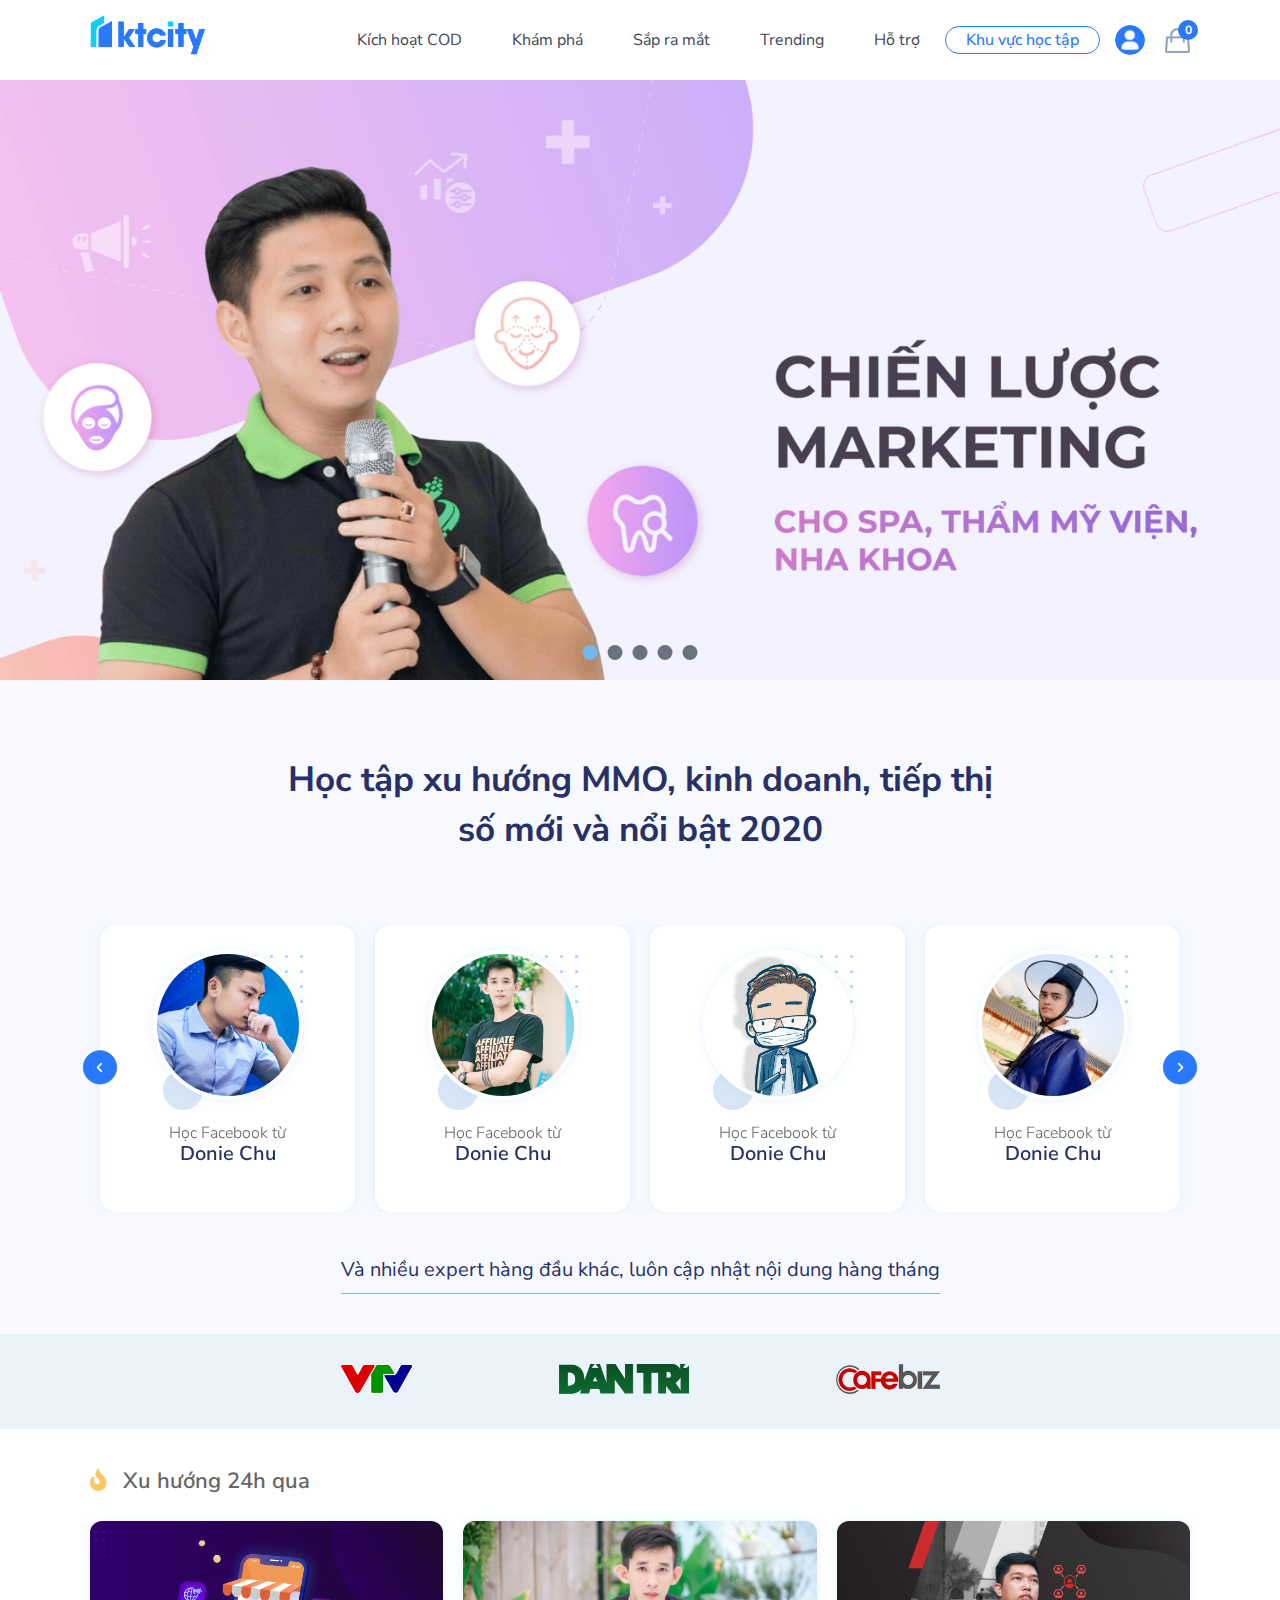
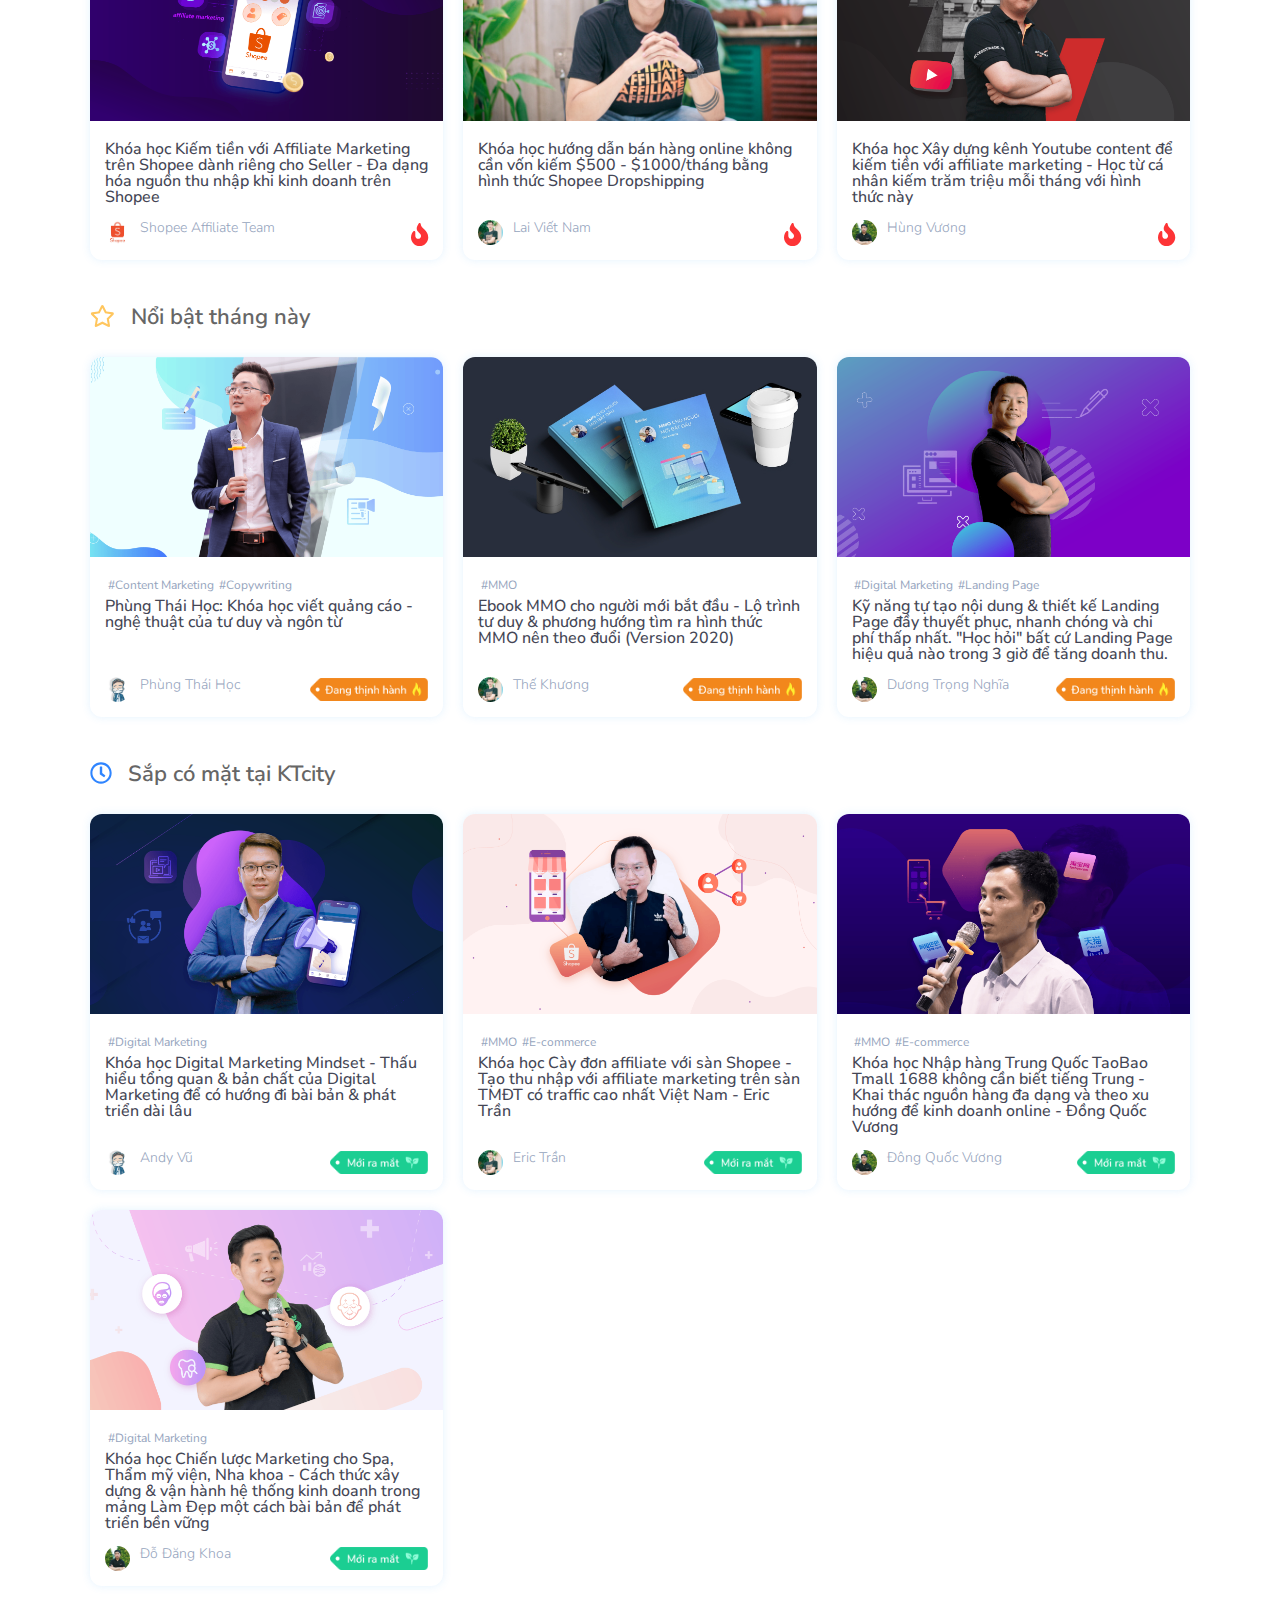
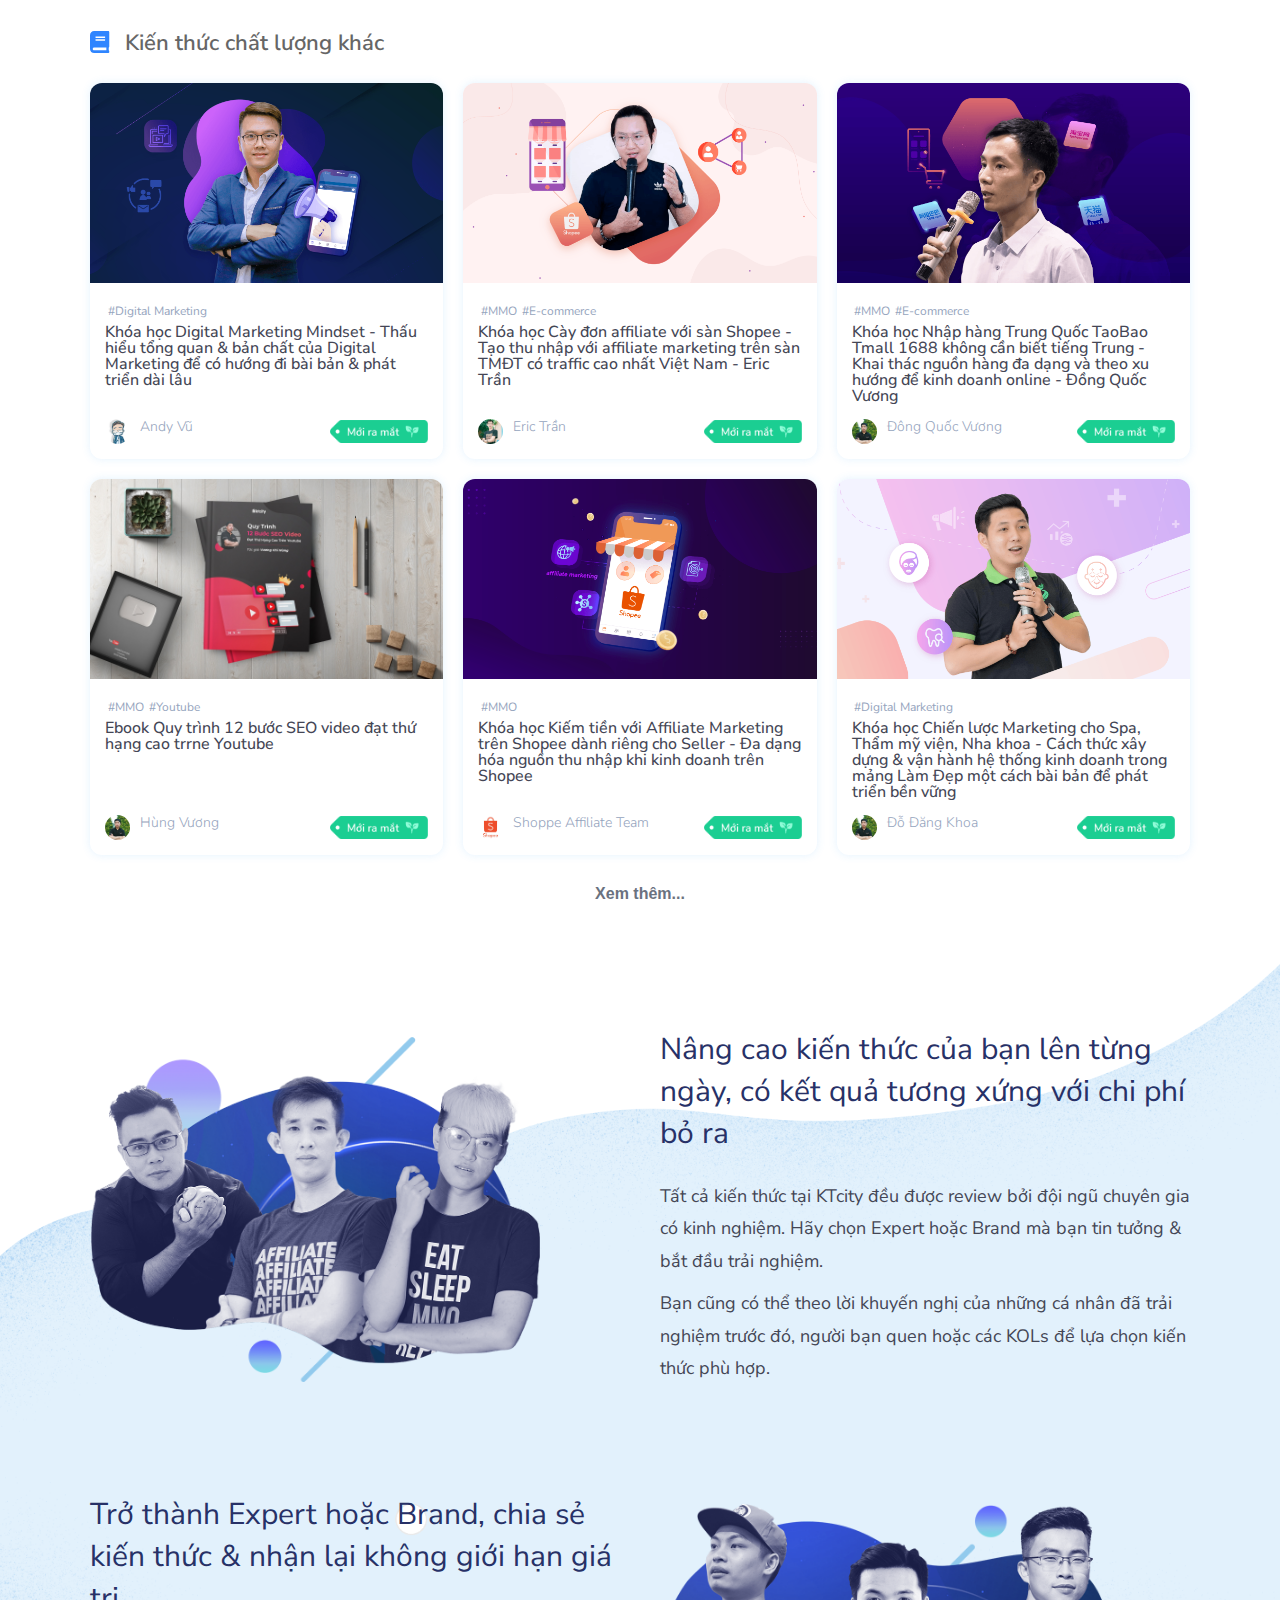
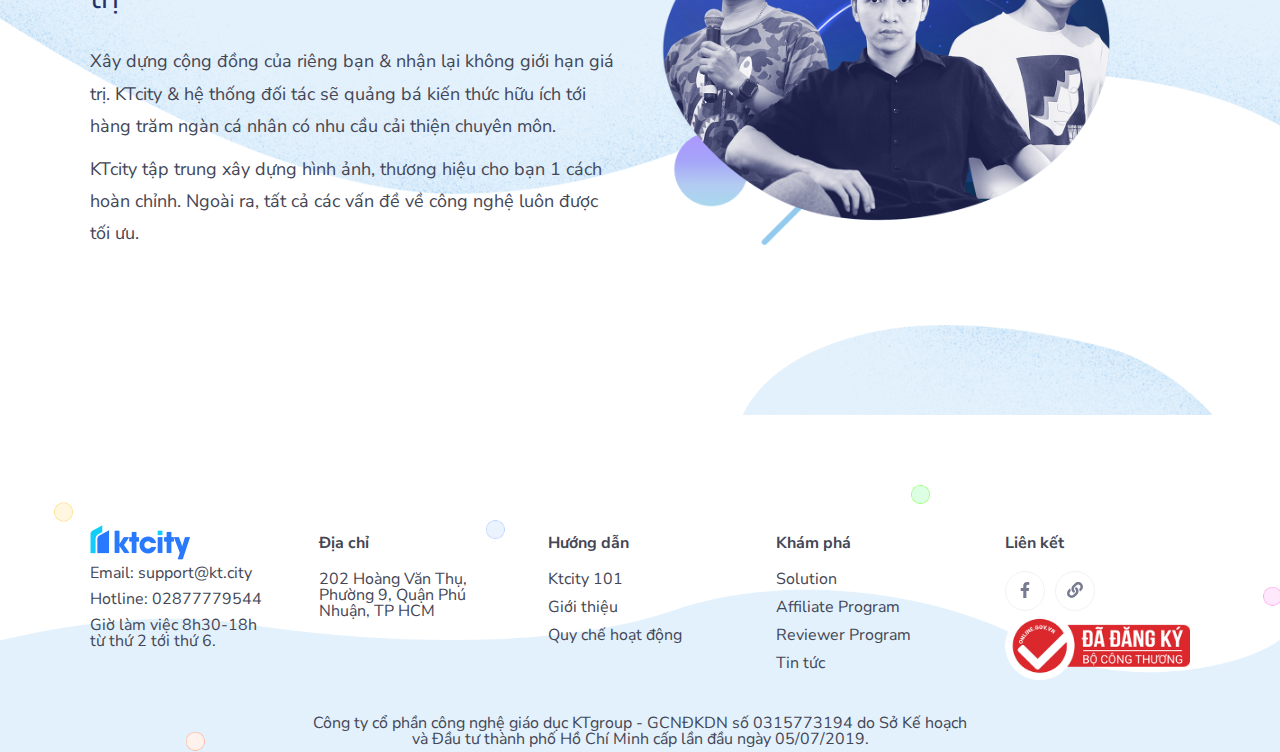
<file: index.html>
<!DOCTYPE html>
<html lang="en">

<head>
    <meta charset="UTF-8">
    <meta name="viewport" content="width=device-width, initial-scale=1.0">

    <link rel="icon" href="./img/favicon.png">

    <link rel="stylesheet" href="css/reset.css">
    <link href="https://fonts.googleapis.com/css2?family=Nunito+Sans:wght@300;400;600;700;800&display=swap"
        rel="stylesheet">
    <link rel="stylesheet" href="css/fontawesome.min.css">
    <link rel="stylesheet" href="css/slick.css">
    <link rel="stylesheet" href="css/style.css">
    <link rel="stylesheet" href="css/responsive.css">

    <title>Kích hoạt mã COD - KTcity</title>
</head>

<body>

    <div class="app">
        <header class="header">
            <div class="header__container">
                <div class="header__logo">
                    <a href="/">
                        <img class="logo" src="./img//ktcity-logo.png" alt="">
                    </a>
                </div>
                <nav class="navbar" id="nav">
                    <!-- <i class="fas fa-times nav__toggle--close"></i> -->
                    <span class="nav__toggle--close">
                        &times;
                    </span>
                    <div class="guest">
                        <div class="guest__image">
                            <img src="./img/default-avatar.png" class="guest__image--white" alt="">
                        </div>
                        <div class="guest__info">
                            Hello,
                            <strong>Guest</strong>
                        </div>
                    </div>
                    <ul class="nav__list">
                        <li class="nav__item">
                            <a href="/cod.html" class="nav__link">
                                <img src="./img/HomePage/icon-menu-active.png" alt="">
                                Kích hoạt COD
                            </a>
                        </li>
                        <li class="nav__item">
                            <a href="/categories.html" class="nav__link">
                                <img src="./img/HomePage/icon-menu-search.png" alt="">
                                Khám phá
                            </a>
                        </li>
                        <li class="nav__item">
                            <a href="/coming.html" class="nav__link">
                                <img src="./img/HomePage/icon-menu-active.png" alt="">
                                Sắp ra mắt
                            </a>
                        </li>
                        <li class="nav__item">
                            <a href="/trending.html" class="nav__link">
                                <img src="./img/HomePage/icon-menu-search.png" alt="">
                                Trending
                            </a>
                        </li>
                        <li class="nav__item">
                            <a href="/support.html" class="nav__link">
                                <img src="./img/HomePage/icon-menu-support.png" alt="">
                                Hỗ trợ
                            </a>
                        </li>
                        <li class="nav__item">
                            <a href="/myclass.html" class="nav__link--login">
                                Khu vực học tập
                            </a>
                        </li>
                        <li class="nav__item">
                            <a href="" class="nav__link--avatar">
                                <img class="avatar" src="./img/default-avatar.png" alt="">
                            </a>
                        </li>
                        <a href="/checkout.html" class="nav__link--cart">
                            <img class="bag" src="./img/icon-bag.png" alt="">
                            <div class="cart-count">
                                <span>0</span>
                            </div>
                        </a>
                    </ul>
                </nav>

                <div class="header__right">
                    <div class="header__bag">
                        <a href="" class="nav__link--cart">
                            <img class="bag" src="./img/icon-bag.png" alt="">
                            <div class="cart-count">
                                <span>0</span>
                            </div>
                        </a>
                    </div>
                    <div class="header__bar--icon">
                        <i class="fas fa-bars header__right--icon"></i>
                    </div>
                </div>
            </div>
        </header>

        <section class="slider">
            <div class="slider__main">
                <div class="slide__item">
                    <a href="/course.html" target="_blank">
                        <img src="./img//HomePage/slide-1.jpg" alt="">
                    </a>
                </div>
                <div class="slide__item">
                    <a href="/course.html" target="_blank">
                        <img src="./img//HomePage/slide-2.jpg" alt="">
                    </a>
                </div>
                <div class="slide__item">
                    <a href="/course.html" target="_blank">
                        <img src="./img//HomePage/slide-3.jpg" alt="">
                    </a>
                </div>
                <div class="slide__item">
                    <a href="/course.html" target="_blank">
                        <img src="./img//HomePage/slide-4.jpg" alt="">
                    </a>
                </div>
                <div class="slide__item">
                    <a href="/course.html" target="_blank">
                        <img src="./img//HomePage/slide-5.jpg" alt="">
                    </a>
                </div>
            </div>
        </section>

        <section class="partner">
            <div class="partner__container">
                <div class="partner__heading">
                    <h2 class="partner__heading--title">
                        Học tập xu hướng MMO, kinh doanh, tiếp thị số mới và nổi bật 2020
                    </h2>
                </div>
                <div class="partner__list">
                    <div class="partner__item">
                        <a href="" class="partner__item--link">
                            <div class="partner__item--img">
                                <img src="./img/HomePage/partner-donniechu.jpg" alt="">
                            </div>
                            <p class="partner__learn">
                                Học Facebook từ
                            </p>
                            <h3 class="partner__name">
                                Donie Chu
                            </h3>
                        </a>
                    </div>
                    <div class="partner__item">
                        <a href="" class="partner__item--link">
                            <div class="partner__item--img">
                                <img src="./img/HomePage/partner-laivietnam.jpg" alt="">
                            </div>
                            <p class="partner__learn">
                                Học Facebook từ
                            </p>
                            <h3 class="partner__name">
                                Donie Chu
                            </h3>
                        </a>
                    </div>
                    <div class="partner__item">
                        <a href="" class="partner__item--link">
                            <div class="partner__item--img">
                                <img src="./img/HomePage/partner-phungthaihoc.jpg" alt="">
                            </div>
                            <p class="partner__learn">
                                Học Facebook từ
                            </p>
                            <h3 class="partner__name">
                                Donie Chu
                            </h3>
                        </a>
                    </div>
                    <div class="partner__item">
                        <a href="" class="partner__item--link">
                            <div class="partner__item--img">
                                <img src="./img/HomePage/partner-thekhuong.jpg" alt="">
                            </div>
                            <p class="partner__learn">
                                Học Facebook từ
                            </p>
                            <h3 class="partner__name">
                                Donie Chu
                            </h3>
                        </a>
                    </div>
                    <div class="partner__item">
                        <a href="" class="partner__item--link">
                            <div class="partner__item--img">
                                <img src="./img/HomePage/partner-thaotran.jpg" alt="">
                            </div>
                            <p class="partner__learn">
                                Học Facebook từ
                            </p>
                            <h3 class="partner__name">
                                Donie Chu
                            </h3>
                        </a>
                    </div>
                    <div class="partner__item">
                        <a href="" class="partner__item--link">
                            <div class="partner__item--img">
                                <img src="./img/HomePage/partner-nguyenphuquy.jpg" alt="">
                            </div>
                            <p class="partner__learn">
                                Học Facebook từ
                            </p>
                            <h3 class="partner__name">
                                Donie Chu
                            </h3>
                        </a>
                    </div>
                    <div class="partner__item">
                        <a href="" class="partner__item--link">
                            <div class="partner__item--img">
                                <img src="./img/HomePage/partner-nguyentrungthieu.jpg" alt="">
                            </div>
                            <p class="partner__learn">
                                Học Facebook từ
                            </p>
                            <h3 class="partner__name">
                                Donie Chu
                            </h3>
                        </a>
                    </div>
                    <div class="partner__item">
                        <a href="" class="partner__item--link">
                            <div class="partner__item--img">
                                <img src="./img/HomePage/partner-cris.jpg" alt="">
                            </div>
                            <p class="partner__learn">
                                Học Facebook từ
                            </p>
                            <h3 class="partner__name">
                                Donie Chu
                            </h3>
                        </a>
                    </div>
                    <div class="partner__item">
                        <a href="" class="partner__item--link">
                            <div class="partner__item--img">
                                <img src="./img/HomePage/partner-hungvuong.jpg" alt="">
                            </div>
                            <p class="partner__learn">
                                Học Facebook từ
                            </p>
                            <h3 class="partner__name">
                                Donie Chu
                            </h3>
                        </a>
                    </div>
                    <div class="partner__item">
                        <a href="" class="partner__item--link">
                            <div class="partner__item--img">
                                <img src="./img/HomePage/partner-dungpham.jpg" alt="">
                            </div>
                            <p class="partner__learn">
                                Học Facebook từ
                            </p>
                            <h3 class="partner__name">
                                Donie Chu
                            </h3>
                        </a>
                    </div>
                </div>
                <div class="more-expert">
                    <p class="more-expert-text">
                        Và nhiều expert hàng đầu khác, luôn cập nhật nội dung hàng tháng
                    </p>
                </div>
            </div>
        </section>

        <section class="news">
            <div class="news__container">
                <div class="news-list">
                    <div class="news-item">
                        <a href="">
                            <img src="./img/HomePage/news-vtv.png" alt="">
                        </a>
                    </div>
                    <div class="news-item">
                        <a href="">
                            <img src="./img/HomePage/news-dantri.png" alt="">
                        </a>
                    </div>
                    <div class="news-item">
                        <a href="">
                            <img src="./img/HomePage/news-cafebiz.png" alt="">
                        </a>
                    </div>
                </div>
            </div>
        </section>

        <section class="home__section">
            <div class="home__section--container">
                <div class="home__section--heading">
                    <h3 class="home__section--heading-title">
                        <i class="fas fa-fire home__section--heading-icon"></i>
                        Xu hướng 24h qua
                    </h3>
                </div>
                <div class="home__section--list">
                    <div class="home__section--item">
                        <a href="">
                            <div class="home__section--item-img">
                                <img src="./img/HomePage/xuhuong-3.png" alt="">
                            </div>
                            <div class="home__section--item-content">
                                <h3 class="home__section--item-description">
                                    Khóa học Kiếm tiền với Affiliate Marketing trên Shopee dành riêng cho Seller - Đa
                                    dạng
                                    hóa nguồn thu nhập khi kinh doanh trên Shopee
                                </h3>
                                <div class="home__section--item-footer">
                                    <div class="home__section--item-author">
                                        <div class="home__section--item-avatar">
                                            <img src="./img/HomePage/xuhuong-author-1.png" alt="">
                                        </div>
                                        <span class="home__section--item-name">
                                            Shopee Affiliate Team
                                        </span>
                                    </div>
                                    <div class="home__section--footer-icon">
                                        <i class="fas fa-fire"></i>
                                    </div>
                                </div>
                            </div>
                        </a>
                    </div>
                    <div class="home__section--item">
                        <a href="">
                            <div class="home__section--item-img">
                                <img src="./img/HomePage/xuhuong-2.jpg" alt="">
                            </div>
                            <div class="home__section--item-content">
                                <h3 class="home__section--item-description">
                                    Khóa học hướng dẫn bán hàng online không cần vốn kiếm $500 - $1000/tháng bằng hình
                                    thức Shopee Dropshipping
                                </h3>
                                <div class="home__section--item-footer">
                                    <div class="home__section--item-author">
                                        <div class="home__section--item-avatar">
                                            <img src="./img/HomePage/partner-laivietnam.jpg" alt="">
                                        </div>
                                        <span class="home__section--item-name">
                                            Lai Viết Nam
                                        </span>
                                    </div>
                                    <div class="home__section--footer-icon">
                                        <i class="fas fa-fire"></i>
                                    </div>
                                </div>
                            </div>
                        </a>
                    </div>
                    <div class="home__section--item">
                        <a href="">
                            <div class="home__section--item-img">
                                <img src="./img/HomePage/xuhuong-1.png" alt="">
                            </div>
                            <div class="home__section--item-content">
                                <h3 class="home__section--item-description">
                                    Khóa học Xây dựng kênh Youtube content để kiếm tiền với affiliate marketing - Học từ
                                    cá nhân kiếm trăm triệu mỗi tháng với hình thức này
                                </h3>
                                <div class="home__section--item-footer">
                                    <div class="home__section--item-author">
                                        <div class="home__section--item-avatar">
                                            <img src="./img/HomePage/partner-hungvuong.jpg" alt="">
                                        </div>
                                        <span class="home__section--item-name">
                                            Hùng Vương
                                        </span>
                                    </div>
                                    <div class="home__section--footer-icon">
                                        <i class="fas fa-fire"></i>
                                    </div>
                                </div>
                            </div>
                        </a>
                    </div>
                </div>
            </div>
        </section>

        <section class="home__section">
            <div class="home__section--container">
                <div class="home__section--heading">
                    <h3 class="home__section--heading-title">
                        <i class="far fa-star home__section--heading-icon"></i>
                        Nổi bật tháng này
                    </h3>
                </div>
                <div class="home__section--list">
                    <div class="home__section--item">
                        <a href="">
                            <div class="home__section--item-img">
                                <img src="./img/HomePage/noibat-1.png" alt="">
                            </div>
                            <div class="home__section--item-content">
                                <div class="home__section--item-tag">
                                    <span class="tag-content">
                                        #Content Marketing
                                    </span>
                                    <span class="tag-content">
                                        #Copywriting
                                    </span>
                                </div>
                                <h3 class="home__section--item-description">
                                    Phùng Thái Học: Khóa học viết quảng cáo - nghệ thuật của tư duy và ngôn từ
                                </h3>
                                <div class="home__section--item-footer">
                                    <div class="home__section--item-author">
                                        <div class="home__section--item-avatar">
                                            <img src="./img/HomePage/partner-phungthaihoc.jpg" alt="">
                                        </div>
                                        <span class="home__section--item-name">
                                            Phùng Thái Học
                                        </span>
                                    </div>
                                    <div class="home__section--footer-img">
                                        <img src="./img/HomePage/label-trending.png" alt="">
                                    </div>
                                </div>
                            </div>
                        </a>
                    </div>
                    <div class="home__section--item">
                        <a href="">
                            <div class="home__section--item-img">
                                <img src="./img/HomePage/noibat-2.jpg" alt="">
                            </div>
                            <div class="home__section--item-content">
                                <div class="home__section--item-tag">
                                    <span class="tag-content">
                                        #MMO
                                    </span>
                                </div>
                                <h3 class="home__section--item-description">
                                    Ebook MMO cho người mới bắt đầu - Lộ trình tư duy & phương hướng tìm ra hình thức
                                    MMO nên theo đuổi (Version 2020)
                                </h3>
                                <div class="home__section--item-footer">
                                    <div class="home__section--item-author">
                                        <div class="home__section--item-avatar">
                                            <img src="./img/HomePage/partner-laivietnam.jpg" alt="">
                                        </div>
                                        <span class="home__section--item-name">
                                            Thế Khương
                                        </span>
                                    </div>
                                    <div class="home__section--footer-img">
                                        <img src="./img/HomePage/label-trending.png" alt="">
                                    </div>
                                </div>
                            </div>
                        </a>
                    </div>
                    <div class="home__section--item">
                        <a href="">
                            <div class="home__section--item-img">
                                <img src="./img/HomePage/noibat-3.png" alt="">
                            </div>
                            <div class="home__section--item-content">
                                <div class="home__section--item-tag">
                                    <span class="tag-content">
                                        #Digital Marketing
                                    </span>
                                    <span class="tag-content">
                                        #Landing Page
                                    </span>
                                </div>
                                <h3 class="home__section--item-description">
                                    Kỹ năng tự tạo nội dung & thiết kế Landing Page đầy thuyết phục, nhanh chóng và chi
                                    phí thấp nhất. "Học hỏi" bất cứ Landing Page hiệu quả nào trong 3 giờ để tăng doanh
                                    thu.
                                </h3>
                                <div class="home__section--item-footer">
                                    <div class="home__section--item-author">
                                        <div class="home__section--item-avatar">
                                            <img src="./img/HomePage/partner-hungvuong.jpg" alt="">
                                        </div>
                                        <span class="home__section--item-name">
                                            Dương Trọng Nghĩa
                                        </span>
                                    </div>
                                    <div class="home__section--footer-img">
                                        <img src="./img/HomePage/label-trending.png" alt="">
                                    </div>
                                </div>
                            </div>
                        </a>
                    </div>
                </div>
            </div>
        </section>

        <section class="home__section">
            <div class="home__section--container">
                <div class="home__section--heading">
                    <h3 class="home__section--heading-title">
                        <i class="far fa-clock home__section--heading-icon" style="color: #2F85FF;"></i>
                        Sắp có mặt tại KTcity
                    </h3>
                </div>
                <div class="home__section--list">
                    <div class="home__section--item">
                        <a href="">
                            <div class="home__section--item-img">
                                <img src="./img/HomePage/sapco-1.png" alt="">
                            </div>
                            <div class="home__section--item-content">
                                <div class="home__section--item-tag">
                                    <span class="tag-content">
                                        #Digital Marketing
                                    </span>
                                </div>
                                <h3 class="home__section--item-description">
                                    Khóa học Digital Marketing Mindset - Thấu hiểu tổng quan & bản chất của Digital
                                    Marketing để có hướng đi bài bản & phát triển dài lâu
                                </h3>
                                <div class="home__section--item-footer">
                                    <div class="home__section--item-author">
                                        <div class="home__section--item-avatar">
                                            <img src="./img/HomePage/partner-phungthaihoc.jpg" alt="">
                                        </div>
                                        <span class="home__section--item-name">
                                            Andy Vũ
                                        </span>
                                    </div>
                                    <div class="home__section--footer-img">
                                        <img src="./img/HomePage/label-new.png" alt="">
                                    </div>
                                </div>
                            </div>
                        </a>
                    </div>
                    <div class="home__section--item">
                        <a href="">
                            <div class="home__section--item-img">
                                <img src="./img/HomePage/sapco-2.png" alt="">
                            </div>
                            <div class="home__section--item-content">
                                <div class="home__section--item-tag">
                                    <span class="tag-content">
                                        #MMO
                                    </span>
                                    <span class="tag-content">
                                        #E-commerce
                                    </span>
                                </div>
                                <h3 class="home__section--item-description">
                                    Khóa học Cày đơn affiliate với sàn Shopee - Tạo thu nhập với affiliate marketing
                                    trên sàn TMĐT có traffic cao nhất Việt Nam - Eric Trần
                                </h3>
                                <div class="home__section--item-footer">
                                    <div class="home__section--item-author">
                                        <div class="home__section--item-avatar">
                                            <img src="./img/HomePage/partner-laivietnam.jpg" alt="">
                                        </div>
                                        <span class="home__section--item-name">
                                            Eric Trần
                                        </span>
                                    </div>
                                    <div class="home__section--footer-img">
                                        <img src="./img/HomePage/label-new.png" alt="">
                                    </div>
                                </div>
                            </div>
                        </a>
                    </div>
                    <div class="home__section--item">
                        <a href="">
                            <div class="home__section--item-img">
                                <img src="./img/HomePage/sapco-3.png" alt="">
                            </div>
                            <div class="home__section--item-content">
                                <div class="home__section--item-tag">
                                    <span class="tag-content">
                                        #MMO
                                    </span>
                                    <span class="tag-content">
                                        #E-commerce
                                    </span>
                                </div>
                                <h3 class="home__section--item-description">
                                    Khóa học Nhập hàng Trung Quốc TaoBao Tmall 1688 không cần biết tiếng Trung - Khai
                                    thác nguồn hàng đa dạng và theo xu hướng để kinh doanh online - Đồng Quốc Vương
                                </h3>
                                <div class="home__section--item-footer">
                                    <div class="home__section--item-author">
                                        <div class="home__section--item-avatar">
                                            <img src="./img/HomePage/partner-hungvuong.jpg" alt="">
                                        </div>
                                        <span class="home__section--item-name">
                                            Đông Quốc Vương
                                        </span>
                                    </div>
                                    <div class="home__section--footer-img">
                                        <img src="./img/HomePage/label-new.png" alt="">
                                    </div>
                                </div>
                            </div>
                        </a>
                    </div>
                    <div class="home__section--item">
                        <a href="">
                            <div class="home__section--item-img">
                                <img src="./img/HomePage/sapco-4.png" alt="">
                            </div>
                            <div class="home__section--item-content">
                                <div class="home__section--item-tag">
                                    <span class="tag-content">
                                        #Digital Marketing
                                    </span>
                                </div>
                                <h3 class="home__section--item-description">
                                    Khóa học Chiến lược Marketing cho Spa, Thẩm mỹ viện, Nha khoa - Cách thức xây dựng &
                                    vận hành hệ thống kinh doanh trong mảng Làm Đẹp một cách bài bản để phát triển bền
                                    vững
                                </h3>
                                <div class="home__section--item-footer">
                                    <div class="home__section--item-author">
                                        <div class="home__section--item-avatar">
                                            <img src="./img/HomePage/partner-hungvuong.jpg" alt="">
                                        </div>
                                        <span class="home__section--item-name">
                                            Đỗ Đăng Khoa
                                        </span>
                                    </div>
                                    <div class="home__section--footer-img">
                                        <img src="./img/HomePage/label-new.png" alt="">
                                    </div>
                                </div>
                            </div>
                        </a>
                    </div>
                </div>
            </div>
        </section>

        <section class="home__section">
            <div class="home__section--container">
                <div class="home__section--heading">
                    <h3 class="home__section--heading-title">
                        <i class="fas fa-book home__section--heading-icon" style="color: #2F85FF;"></i>
                        Kiến thức chất lượng khác
                    </h3>
                </div>
                <div class="home__section--list">
                    <div class="home__section--item">
                        <a href="">
                            <div class="home__section--item-img">
                                <img src="./img/HomePage/kienthuc-1.png" alt="">
                            </div>
                            <div class="home__section--item-content">
                                <div class="home__section--item-tag">
                                    <span class="tag-content">
                                        #Digital Marketing
                                    </span>
                                </div>
                                <h3 class="home__section--item-description">
                                    Khóa học Digital Marketing Mindset - Thấu hiểu tổng quan & bản chất của Digital
                                    Marketing để có hướng đi bài bản & phát triển dài lâu
                                </h3>
                                <div class="home__section--item-footer">
                                    <div class="home__section--item-author">
                                        <div class="home__section--item-avatar">
                                            <img src="./img/HomePage/partner-phungthaihoc.jpg" alt="">
                                        </div>
                                        <span class="home__section--item-name">
                                            Andy Vũ
                                        </span>
                                    </div>
                                    <div class="home__section--footer-img">
                                        <img src="./img/HomePage/label-new.png" alt="">
                                    </div>
                                </div>
                            </div>
                        </a>
                    </div>
                    <div class="home__section--item">
                        <a href="">
                            <div class="home__section--item-img">
                                <img src="./img/HomePage/kienthuc-2.png" alt="">
                            </div>
                            <div class="home__section--item-content">
                                <div class="home__section--item-tag">
                                    <span class="tag-content">
                                        #MMO
                                    </span>
                                    <span class="tag-content">
                                        #E-commerce
                                    </span>
                                </div>
                                <h3 class="home__section--item-description">
                                    Khóa học Cày đơn affiliate với sàn Shopee - Tạo thu nhập với affiliate marketing
                                    trên sàn TMĐT có traffic cao nhất Việt Nam - Eric Trần
                                </h3>
                                <div class="home__section--item-footer">
                                    <div class="home__section--item-author">
                                        <div class="home__section--item-avatar">
                                            <img src="./img/HomePage/partner-laivietnam.jpg" alt="">
                                        </div>
                                        <span class="home__section--item-name">
                                            Eric Trần
                                        </span>
                                    </div>
                                    <div class="home__section--footer-img">
                                        <img src="./img/HomePage/label-new.png" alt="">
                                    </div>
                                </div>
                            </div>
                        </a>
                    </div>
                    <div class="home__section--item">
                        <a href="">
                            <div class="home__section--item-img">
                                <img src="./img/HomePage/kienthuc-3.png" alt="">
                            </div>
                            <div class="home__section--item-content">
                                <div class="home__section--item-tag">
                                    <span class="tag-content">
                                        #MMO
                                    </span>
                                    <span class="tag-content">
                                        #E-commerce
                                    </span>
                                </div>
                                <h3 class="home__section--item-description">
                                    Khóa học Nhập hàng Trung Quốc TaoBao Tmall 1688 không cần biết tiếng Trung - Khai
                                    thác nguồn hàng đa dạng và theo xu hướng để kinh doanh online - Đồng Quốc Vương
                                </h3>
                                <div class="home__section--item-footer">
                                    <div class="home__section--item-author">
                                        <div class="home__section--item-avatar">
                                            <img src="./img/HomePage/partner-hungvuong.jpg" alt="">
                                        </div>
                                        <span class="home__section--item-name">
                                            Đông Quốc Vương
                                        </span>
                                    </div>
                                    <div class="home__section--footer-img">
                                        <img src="./img/HomePage/label-new.png" alt="">
                                    </div>
                                </div>
                            </div>
                        </a>
                    </div>
                    <div class="home__section--item">
                        <a href="">
                            <div class="home__section--item-img">
                                <img src="./img/HomePage/kienthuc-4.jpg" alt="">
                            </div>
                            <div class="home__section--item-content">
                                <div class="home__section--item-tag">
                                    <span class="tag-content">
                                        #MMO
                                    </span>
                                    <span class="tag-content">
                                        #Youtube
                                    </span>
                                </div>
                                <h3 class="home__section--item-description">
                                    Ebook Quy trình 12 bước SEO video đạt thứ hạng cao trrne Youtube
                                </h3>
                                <div class="home__section--item-footer">
                                    <div class="home__section--item-author">
                                        <div class="home__section--item-avatar">
                                            <img src="./img/HomePage/partner-hungvuong.jpg" alt="">
                                        </div>
                                        <span class="home__section--item-name">
                                            Hùng Vương
                                        </span>
                                    </div>
                                    <div class="home__section--footer-img">
                                        <img src="./img/HomePage/label-new.png" alt="">
                                    </div>
                                </div>
                            </div>
                        </a>
                    </div>
                    <div class="home__section--item">
                        <a href="">
                            <div class="home__section--item-img">
                                <img src="./img/HomePage/kienthuc-5.png" alt="">
                            </div>
                            <div class="home__section--item-content">
                                <div class="home__section--item-tag">
                                    <span class="tag-content">
                                        #MMO
                                    </span>
                                </div>
                                <h3 class="home__section--item-description">
                                    Khóa học Kiếm tiền với Affiliate Marketing trên Shopee dành riêng cho Seller - Đa
                                    dạng hóa nguồn thu nhập khi kinh doanh trên Shopee
                                </h3>
                                <div class="home__section--item-footer">
                                    <div class="home__section--item-author">
                                        <div class="home__section--item-avatar">
                                            <img src="./img/HomePage/xuhuong-author-1.png" alt="">
                                        </div>
                                        <span class="home__section--item-name">
                                            Shoppe Affiliate Team
                                        </span>
                                    </div>
                                    <div class="home__section--footer-img">
                                        <img src="./img/HomePage/label-new.png" alt="">
                                    </div>
                                </div>
                            </div>
                        </a>
                    </div>
                    <div class="home__section--item">
                        <a href="">
                            <div class="home__section--item-img">
                                <img src="./img/HomePage/sapco-4.png" alt="">
                            </div>
                            <div class="home__section--item-content">
                                <div class="home__section--item-tag">
                                    <span class="tag-content">
                                        #Digital Marketing
                                    </span>
                                </div>
                                <h3 class="home__section--item-description">
                                    Khóa học Chiến lược Marketing cho Spa, Thẩm mỹ viện, Nha khoa - Cách thức xây dựng &
                                    vận hành hệ thống kinh doanh trong mảng Làm Đẹp một cách bài bản để phát triển bền
                                    vững
                                </h3>
                                <div class="home__section--item-footer">
                                    <div class="home__section--item-author">
                                        <div class="home__section--item-avatar">
                                            <img src="./img/HomePage/partner-hungvuong.jpg" alt="">
                                        </div>
                                        <span class="home__section--item-name">
                                            Đỗ Đăng Khoa
                                        </span>
                                    </div>
                                    <div class="home__section--footer-img">
                                        <img src="./img/HomePage/label-new.png" alt="">
                                    </div>
                                </div>
                            </div>
                        </a>
                    </div>
                </div>

                <div class="view-more">
                    <button class="view-more-button">
                        Xem thêm...
                    </button>
                </div>
            </div>
        </section>

        <section class="about">
            <div class="home__section--container">
                <div class="about__item">
                    <div class="about__item--box">
                        <img src="./img/HomePage/img-experts1.png" alt="">
                    </div>
                    <div class="about__item--box">
                        <div class="about__item--box-text">
                            <h3>
                                Nâng cao kiến thức của bạn lên từng ngày, có kết quả tương xứng với chi phí bỏ ra
                            </h3>
                            <p>
                                Tất cả kiến thức tại KTcity đều được review bởi đội ngũ chuyên gia có kinh nghiệm. Hãy
                                chọn Expert hoặc Brand mà bạn tin tưởng & bắt đầu trải nghiệm.
                            </p>
                            <p>
                                Bạn cũng có thể theo lời khuyến nghị của những cá nhân đã trải nghiệm trước đó, người
                                bạn quen hoặc các KOLs để lựa chọn kiến thức phù hợp.
                            </p>
                        </div>
                    </div>
                </div>

                <div class="about__item">
                    <div class="about__item--box">
                        <img src="./img/HomePage/img-experts2.png" alt="">
                    </div>
                    <div class="about__item--box">
                        <div class="about__item--box-text">
                            <h3>
                                Trở thành Expert hoặc Brand, chia sẻ kiến thức & nhận lại không giới hạn giá trị
                            </h3>
                            <p>
                                Xây dựng cộng đồng của riêng bạn & nhận lại không giới hạn giá trị. KTcity & hệ thống
                                đối tác sẽ quảng bá kiến thức hữu ích tới hàng trăm ngàn cá nhân có nhu cầu cải thiện
                                chuyên môn.
                            </p>
                            <p>
                                KTcity tập trung xây dựng hình ảnh, thương hiệu cho bạn 1 cách hoàn chỉnh. Ngoài ra, tất
                                cả các vấn đề về công nghệ luôn được tối ưu.
                            </p>
                        </div>
                    </div>
                </div>
            </div>
        </section>

        <footer class="footer">
            <div class="home__section--container footer__container">
                <div class="footer__item">
                    <a href="/" class="logo">
                        <img src="./img/ktcity-logo.png" alt="">
                    </a>
                    <p style="margin-bottom: 1rem;">
                        Email: support@kt.city
                    </p>
                    <p style="margin-bottom: 1rem;">
                        Hotline: 02877779544
                    </p>
                    <p style="margin-bottom: 1rem;">
                        Giờ làm việc 8h30-18h từ thứ 2 tới thứ 6.
                    </p>
                </div>

                <div class="footer__item">
                    <h4>
                        Địa chỉ
                    </h4>
                    <div class="footer__item--content">
                        <p>
                            202 Hoàng Văn Thụ, Phường 9, Quận Phú Nhuận, TP HCM
                        </p>
                    </div>
                </div>

                <div class="footer__item">
                    <h4>
                        Hướng dẫn
                    </h4>
                    <div class="footer__item--content">
                        <ul>
                            <li>
                                <a href="">
                                    Ktcity 101
                                </a>
                            </li>
                            <li>
                                <a href="">
                                    Giới thiệu
                                </a>
                            </li>
                            <li>
                                <a href="">
                                    Quy chế hoạt động
                                </a>
                            </li>
                        </ul>
                    </div>
                </div>
                <div class="footer__item">
                    <h4>
                        Khám phá
                    </h4>
                    <div class="footer__item--content">
                        <ul>
                            <li>
                                <a href="">
                                    Solution
                                </a>
                            </li>
                            <li>
                                <a href="">
                                    Affiliate Program
                                </a>
                            </li>
                            <li>
                                <a href="">
                                    Reviewer Program
                                </a>
                            </li>
                            <li>
                                <a href="">
                                    Tin tức
                                </a>
                            </li>
                        </ul>
                    </div>
                </div>
                <div class="footer__item">
                    <h4>
                        Liên kết
                    </h4>
                    <div class="footer__item--content">
                        <ul class="socials">
                            <li>
                                <a href="">
                                    <i class="fab fa-facebook-f"></i>
                                </a>
                            </li>
                            <li>
                                <a href="">
                                    <i class="fas fa-link"></i>
                                </a>
                            </li>
                        </ul>
                    </div>
                    <div class="bct">
                        <a href="">
                            <img src="./img/bct.png" alt="">
                        </a>
                    </div>
                </div>
            </div>
            <div class="copy-right">
                <p>
                    Công ty cổ phần công nghệ giáo dục KTgroup - GCNĐKDN số 0315773194 do Sở Kế hoạch và Đầu tư thành phố Hồ Chí Minh cấp lần đầu ngày 05/07/2019.
                </p>
            </div>
        </footer>

    </div>

    <script src="js/jquery-3.4.1.min.js"></script>
    <script src="js/fontawesome.min.js"></script>
    <script src="js/slick.js"></script>
    <script>
        $(document).ready(function () {
            $('.slider__main').slick({
                arrows: false,
                dots: true,
                dotsClass: 'slick-dots',
                infinite: true,
                autoplay: true,
                autoplaySpeed: 2500
            });
            $('.partner__list').slick({
                infinite: true,
                slidesToShow: 4,
                slidesToScroll: 1
            });
        });
    </script>
    <script src="js/main.js"></script>
</body>

</html>
</file>
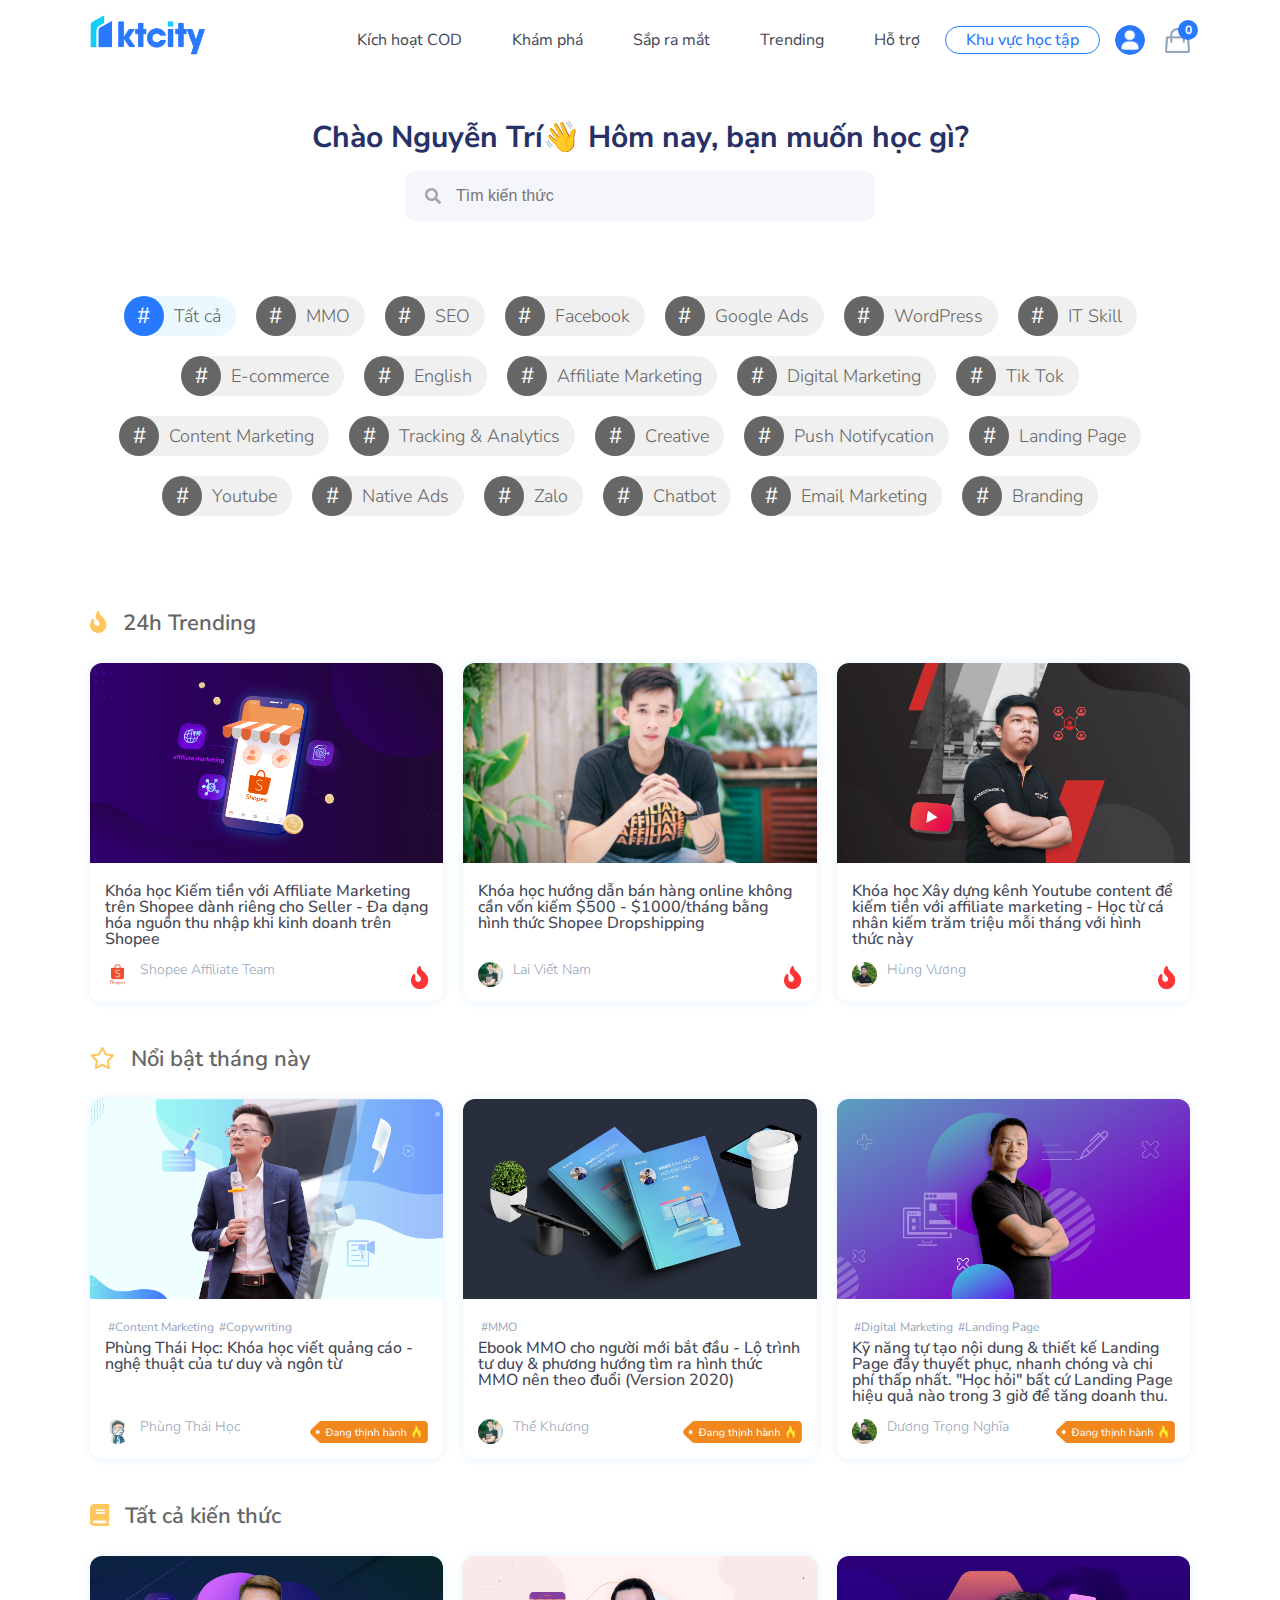
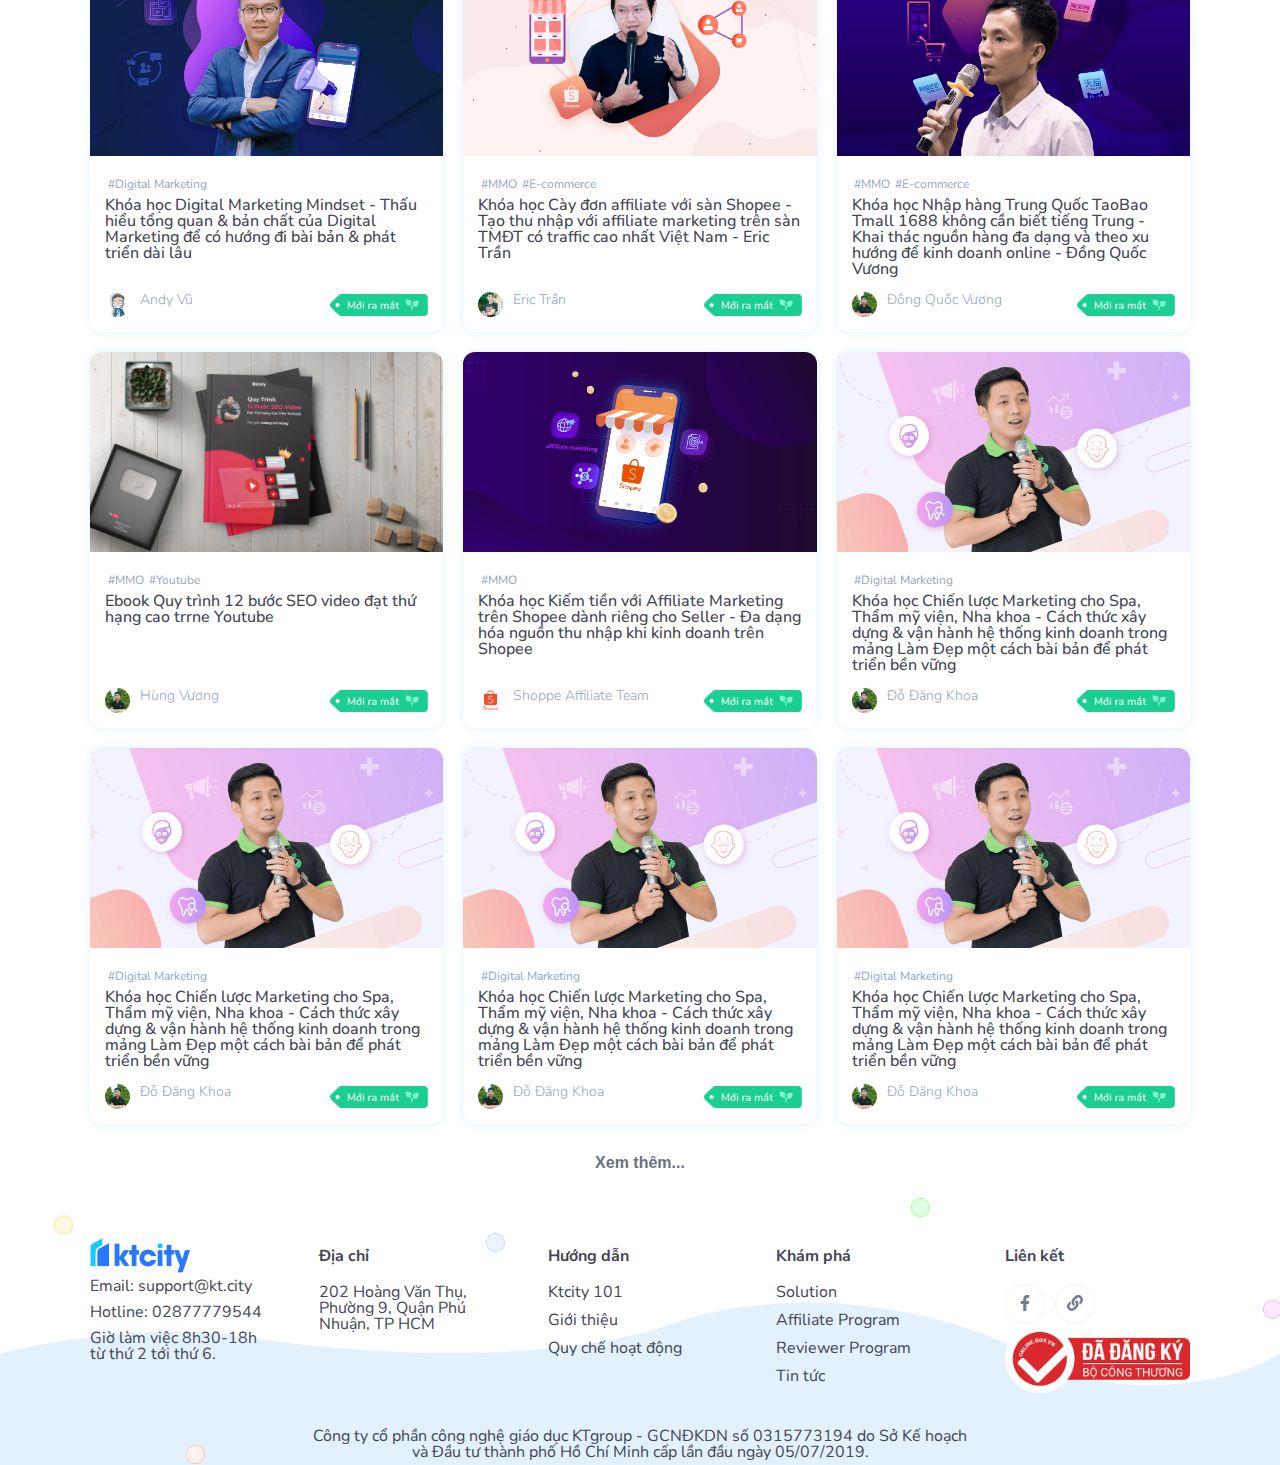
<file: categories.html>
<!DOCTYPE html>
<html lang="en">

<head>
    <meta charset="UTF-8">
    <meta name="viewport" content="width=device-width, initial-scale=1.0">

    <link rel="icon" href="./img/favicon.png">

    <link rel="stylesheet" href="css/reset.css">
    <link href="https://fonts.googleapis.com/css2?family=Nunito+Sans:wght@300;400;600;700;800&display=swap"
        rel="stylesheet">
    <link rel="stylesheet" href="css/fontawesome.min.css">
    <link rel="stylesheet" href="css/slick.css">
    <link rel="stylesheet" href="css/style.css">
    <link rel="stylesheet" href="css/categories.css">
    <link rel="stylesheet" href="css/responsive.css">
    <title>Bắt đầu chọn kiến thức, khoá học MMO & Digital Marketing</title>
</head>

<body>

    <div class="app">
        <header class="header">
            <div class="header__container">
                <div class="header__logo">
                    <a href="/">
                        <img class="logo" src="./img//ktcity-logo.png" alt="">
                    </a>
                </div>
                <nav class="navbar" id="nav">
                    <!-- <i class="fas fa-times nav__toggle--close"></i> -->
                    <span class="nav__toggle--close">
                        &times;
                    </span>
                    <div class="guest">
                        <div class="guest__image">
                            <img src="./img/default-avatar.png" class="guest__image--white" alt="">
                        </div>
                        <div class="guest__info">
                            Hello,
                            <strong>Guest</strong>
                        </div>
                    </div>
                    <ul class="nav__list">
                        <li class="nav__item">
                            <a href="/cod.html" class="nav__link">
                                <img src="./img/HomePage/icon-menu-active.png" alt="">
                                Kích hoạt COD
                            </a>
                        </li>
                        <li class="nav__item">
                            <a href="/categories.html" class="nav__link">
                                <img src="./img/HomePage/icon-menu-search.png" alt="">
                                Khám phá
                            </a>
                        </li>
                        <li class="nav__item">
                            <a href="/coming.html" class="nav__link">
                                <img src="./img/HomePage/icon-menu-active.png" alt="">
                                Sắp ra mắt
                            </a>
                        </li>
                        <li class="nav__item">
                            <a href="/trending.html" class="nav__link">
                                <img src="./img/HomePage/icon-menu-search.png" alt="">
                                Trending
                            </a>
                        </li>
                        <li class="nav__item">
                            <a href="/support.html" class="nav__link">
                                <img src="./img/HomePage/icon-menu-support.png" alt="">
                                Hỗ trợ
                            </a>
                        </li>
                        <li class="nav__item">
                            <a href="/myclass.html" class="nav__link--login">
                                Khu vực học tập
                            </a>
                        </li>
                        <li class="nav__item">
                            <a href="/profile.html" class="nav__link--avatar">
                                <img class="avatar" src="./img/default-avatar.png" alt="">
                            </a>
                        </li>
                        <a href="/checkout.html" class="nav__link--cart">
                            <img class="bag" src="./img/icon-bag.png" alt="">
                            <div class="cart-count">
                                <span>0</span>
                            </div>
                        </a>
                    </ul>
                </nav>

                <div class="header__right">
                    <div class="header__bag">
                        <a href="" class="nav__link--cart">
                            <img class="bag" src="./img/icon-bag.png" alt="">
                            <div class="cart-count">
                                <span>0</span>
                            </div>
                        </a>
                    </div>
                    <div class="header__bar--icon">
                        <i class="fas fa-bars header__right--icon"></i>
                    </div>
                </div>
            </div>
        </header>

        <section class="category">
            <div class="home__section--container">
                <div class="category__heading">
                    <h2 class="category__heading--title">
                        Chào Nguyễn Trí👋 Hôm nay, bạn muốn học gì?
                    </h2>
                    <div class="category__heading--search">
                        <i class="fas fa-search category__heading--search-icon"></i>
                        <input type="text" class="category__heading--input" placeholder="Tìm kiến thức">
                    </div>
                </div>
                <ul class="category__search--list">
                    <li class="category__search--item active">
                        <p class="category__search--item-icon">
                            #
                        </p>
                        <span class="category__search--item-text">
                            Tất cả
                        </span>
                    </li>
                    <li class="category__search--item">
                        <p class="category__search--item-icon">
                            #
                        </p>
                        <span class="category__search--item-text">
                            MMO
                        </span>
                    </li>
                    <li class="category__search--item">
                        <p class="category__search--item-icon">
                            #
                        </p>
                        <span class="category__search--item-text">
                            SEO
                        </span>
                    </li>
                    <li class="category__search--item">
                        <p class="category__search--item-icon">
                            #
                        </p>
                        <span class="category__search--item-text">
                            Facebook
                        </span>
                    </li>
                    <li class="category__search--item">
                        <p class="category__search--item-icon">
                            #
                        </p>
                        <span class="category__search--item-text">
                            Google Ads
                        </span>
                    </li>
                    <li class="category__search--item">
                        <p class="category__search--item-icon">
                            #
                        </p>
                        <span class="category__search--item-text">
                            WordPress
                        </span>
                    </li>
                    <li class="category__search--item">
                        <p class="category__search--item-icon">
                            #
                        </p>
                        <span class="category__search--item-text">
                            IT Skill
                        </span>
                    </li>
                    <li class="category__search--item">
                        <p class="category__search--item-icon">
                            #
                        </p>
                        <span class="category__search--item-text">
                            E-commerce
                        </span>
                    </li>
                    <li class="category__search--item">
                        <p class="category__search--item-icon">
                            #
                        </p>
                        <span class="category__search--item-text">
                            English
                        </span>
                    </li>
                    <li class="category__search--item">
                        <p class="category__search--item-icon">
                            #
                        </p>
                        <span class="category__search--item-text">
                            Affiliate Marketing
                        </span>
                    </li>
                    <li class="category__search--item">
                        <p class="category__search--item-icon">
                            #
                        </p>
                        <span class="category__search--item-text">
                            Digital Marketing
                        </span>
                    </li>
                    <li class="category__search--item">
                        <p class="category__search--item-icon">
                            #
                        </p>
                        <span class="category__search--item-text">
                            Tik Tok
                        </span>
                    </li>
                    <li class="category__search--item">
                        <p class="category__search--item-icon">
                            #
                        </p>
                        <span class="category__search--item-text">
                            Content Marketing
                        </span>
                    </li>
                    <li class="category__search--item">
                        <p class="category__search--item-icon">
                            #
                        </p>
                        <span class="category__search--item-text">
                            Tracking & Analytics
                        </span>
                    </li>
                    <li class="category__search--item">
                        <p class="category__search--item-icon">
                            #
                        </p>
                        <span class="category__search--item-text">
                            Creative
                        </span>
                    </li>
                    <li class="category__search--item">
                        <p class="category__search--item-icon">
                            #
                        </p>
                        <span class="category__search--item-text">
                            Push Notifycation
                        </span>
                    </li>
                    <li class="category__search--item">
                        <p class="category__search--item-icon">
                            #
                        </p>
                        <span class="category__search--item-text">
                            Landing Page
                        </span>
                    </li>
                    <li class="category__search--item">
                        <p class="category__search--item-icon">
                            #
                        </p>
                        <span class="category__search--item-text">
                            Youtube
                        </span>
                    </li>
                    <li class="category__search--item">
                        <p class="category__search--item-icon">
                            #
                        </p>
                        <span class="category__search--item-text">
                            Native Ads
                        </span>
                    </li>
                    <li class="category__search--item">
                        <p class="category__search--item-icon">
                            #
                        </p>
                        <span class="category__search--item-text">
                            Zalo
                        </span>
                    </li>
                    <li class="category__search--item">
                        <p class="category__search--item-icon">
                            #
                        </p>
                        <span class="category__search--item-text">
                            Chatbot
                        </span>
                    </li>
                    <li class="category__search--item">
                        <p class="category__search--item-icon">
                            #
                        </p>
                        <span class="category__search--item-text">
                            Email Marketing
                        </span>
                    </li>
                    <li class="category__search--item">
                        <p class="category__search--item-icon">
                            #
                        </p>
                        <span class="category__search--item-text">
                            Branding
                        </span>
                    </li>
                </ul>
            </div>
        </section>

        <section class="home__section">
            <div class="home__section--container">
                <div class="home__section--heading">
                    <h3 class="home__section--heading-title">
                        <i class="fas fa-fire home__section--heading-icon"></i>
                        24h Trending
                    </h3>
                </div>
                <div class="home__section--list">
                    <div class="home__section--item">
                        <a href="">
                            <div class="home__section--item-img">
                                <img src="./img/HomePage/xuhuong-3.png" alt="">
                            </div>
                            <div class="home__section--item-content">
                                <h3 class="home__section--item-description">
                                    Khóa học Kiếm tiền với Affiliate Marketing trên Shopee dành riêng cho Seller - Đa
                                    dạng
                                    hóa nguồn thu nhập khi kinh doanh trên Shopee
                                </h3>
                                <div class="home__section--item-footer">
                                    <div class="home__section--item-author">
                                        <div class="home__section--item-avatar">
                                            <img src="./img/HomePage/xuhuong-author-1.png" alt="">
                                        </div>
                                        <span class="home__section--item-name">
                                            Shopee Affiliate Team
                                        </span>
                                    </div>
                                    <div class="home__section--footer-icon">
                                        <i class="fas fa-fire"></i>
                                    </div>
                                </div>
                            </div>
                        </a>
                    </div>
                    <div class="home__section--item">
                        <a href="">
                            <div class="home__section--item-img">
                                <img src="./img/HomePage/xuhuong-2.jpg" alt="">
                            </div>
                            <div class="home__section--item-content">
                                <h3 class="home__section--item-description">
                                    Khóa học hướng dẫn bán hàng online không cần vốn kiếm $500 - $1000/tháng bằng hình
                                    thức Shopee Dropshipping
                                </h3>
                                <div class="home__section--item-footer">
                                    <div class="home__section--item-author">
                                        <div class="home__section--item-avatar">
                                            <img src="./img/HomePage/partner-laivietnam.jpg" alt="">
                                        </div>
                                        <span class="home__section--item-name">
                                            Lai Viết Nam
                                        </span>
                                    </div>
                                    <div class="home__section--footer-icon">
                                        <i class="fas fa-fire"></i>
                                    </div>
                                </div>
                            </div>
                        </a>
                    </div>
                    <div class="home__section--item">
                        <a href="">
                            <div class="home__section--item-img">
                                <img src="./img/HomePage/xuhuong-1.png" alt="">
                            </div>
                            <div class="home__section--item-content">
                                <h3 class="home__section--item-description">
                                    Khóa học Xây dựng kênh Youtube content để kiếm tiền với affiliate marketing - Học từ
                                    cá nhân kiếm trăm triệu mỗi tháng với hình thức này
                                </h3>
                                <div class="home__section--item-footer">
                                    <div class="home__section--item-author">
                                        <div class="home__section--item-avatar">
                                            <img src="./img/HomePage/partner-hungvuong.jpg" alt="">
                                        </div>
                                        <span class="home__section--item-name">
                                            Hùng Vương
                                        </span>
                                    </div>
                                    <div class="home__section--footer-icon">
                                        <i class="fas fa-fire"></i>
                                    </div>
                                </div>
                            </div>
                        </a>
                    </div>
                </div>
            </div>
        </section>

        <section class="home__section">
            <div class="home__section--container">
                <div class="home__section--heading">
                    <h3 class="home__section--heading-title">
                        <i class="far fa-star home__section--heading-icon"></i>
                        Nổi bật tháng này
                    </h3>
                </div>
                <div class="home__section--list">
                    <div class="home__section--item">
                        <a href="">
                            <div class="home__section--item-img">
                                <img src="./img/HomePage/noibat-1.png" alt="">
                            </div>
                            <div class="home__section--item-content">
                                <div class="home__section--item-tag">
                                    <span class="tag-content">
                                        #Content Marketing
                                    </span>
                                    <span class="tag-content">
                                        #Copywriting
                                    </span>
                                </div>
                                <h3 class="home__section--item-description">
                                    Phùng Thái Học: Khóa học viết quảng cáo - nghệ thuật của tư duy và ngôn từ
                                </h3>
                                <div class="home__section--item-footer">
                                    <div class="home__section--item-author">
                                        <div class="home__section--item-avatar">
                                            <img src="./img/HomePage/partner-phungthaihoc.jpg" alt="">
                                        </div>
                                        <span class="home__section--item-name">
                                            Phùng Thái Học
                                        </span>
                                    </div>
                                    <div class="home__section--footer-img">
                                        <img src="./img/HomePage/label-trending.png" alt="">
                                    </div>
                                </div>
                            </div>
                        </a>
                    </div>
                    <div class="home__section--item">
                        <a href="">
                            <div class="home__section--item-img">
                                <img src="./img/HomePage/noibat-2.jpg" alt="">
                            </div>
                            <div class="home__section--item-content">
                                <div class="home__section--item-tag">
                                    <span class="tag-content">
                                        #MMO
                                    </span>
                                </div>
                                <h3 class="home__section--item-description">
                                    Ebook MMO cho người mới bắt đầu - Lộ trình tư duy & phương hướng tìm ra hình thức
                                    MMO nên theo đuổi (Version 2020)
                                </h3>
                                <div class="home__section--item-footer">
                                    <div class="home__section--item-author">
                                        <div class="home__section--item-avatar">
                                            <img src="./img/HomePage/partner-laivietnam.jpg" alt="">
                                        </div>
                                        <span class="home__section--item-name">
                                            Thế Khương
                                        </span>
                                    </div>
                                    <div class="home__section--footer-img">
                                        <img src="./img/HomePage/label-trending.png" alt="">
                                    </div>
                                </div>
                            </div>
                        </a>
                    </div>
                    <div class="home__section--item">
                        <a href="">
                            <div class="home__section--item-img">
                                <img src="./img/HomePage/noibat-3.png" alt="">
                            </div>
                            <div class="home__section--item-content">
                                <div class="home__section--item-tag">
                                    <span class="tag-content">
                                        #Digital Marketing
                                    </span>
                                    <span class="tag-content">
                                        #Landing Page
                                    </span>
                                </div>
                                <h3 class="home__section--item-description">
                                    Kỹ năng tự tạo nội dung & thiết kế Landing Page đầy thuyết phục, nhanh chóng và chi
                                    phí thấp nhất. "Học hỏi" bất cứ Landing Page hiệu quả nào trong 3 giờ để tăng doanh
                                    thu.
                                </h3>
                                <div class="home__section--item-footer">
                                    <div class="home__section--item-author">
                                        <div class="home__section--item-avatar">
                                            <img src="./img/HomePage/partner-hungvuong.jpg" alt="">
                                        </div>
                                        <span class="home__section--item-name">
                                            Dương Trọng Nghĩa
                                        </span>
                                    </div>
                                    <div class="home__section--footer-img">
                                        <img src="./img/HomePage/label-trending.png" alt="">
                                    </div>
                                </div>
                            </div>
                        </a>
                    </div>
                </div>
            </div>
        </section>

        <section class="home__section">
            <div class="home__section--container">
                <div class="home__section--heading">
                    <h3 class="home__section--heading-title">
                        <i class="fas fa-book home__section--heading-icon"></i>
                        Tất cả kiến thức
                    </h3>
                </div>
                <div class="home__section--list">
                    <div class="home__section--item">
                        <a href="">
                            <div class="home__section--item-img">
                                <img src="./img/HomePage/kienthuc-1.png" alt="">
                            </div>
                            <div class="home__section--item-content">
                                <div class="home__section--item-tag">
                                    <span class="tag-content">
                                        #Digital Marketing
                                    </span>
                                </div>
                                <h3 class="home__section--item-description">
                                    Khóa học Digital Marketing Mindset - Thấu hiểu tổng quan & bản chất của Digital
                                    Marketing để có hướng đi bài bản & phát triển dài lâu
                                </h3>
                                <div class="home__section--item-footer">
                                    <div class="home__section--item-author">
                                        <div class="home__section--item-avatar">
                                            <img src="./img/HomePage/partner-phungthaihoc.jpg" alt="">
                                        </div>
                                        <span class="home__section--item-name">
                                            Andy Vũ
                                        </span>
                                    </div>
                                    <div class="home__section--footer-img">
                                        <img src="./img/HomePage/label-new.png" alt="">
                                    </div>
                                </div>
                            </div>
                        </a>
                    </div>
                    <div class="home__section--item">
                        <a href="">
                            <div class="home__section--item-img">
                                <img src="./img/HomePage/kienthuc-2.png" alt="">
                            </div>
                            <div class="home__section--item-content">
                                <div class="home__section--item-tag">
                                    <span class="tag-content">
                                        #MMO
                                    </span>
                                    <span class="tag-content">
                                        #E-commerce
                                    </span>
                                </div>
                                <h3 class="home__section--item-description">
                                    Khóa học Cày đơn affiliate với sàn Shopee - Tạo thu nhập với affiliate marketing
                                    trên sàn TMĐT có traffic cao nhất Việt Nam - Eric Trần
                                </h3>
                                <div class="home__section--item-footer">
                                    <div class="home__section--item-author">
                                        <div class="home__section--item-avatar">
                                            <img src="./img/HomePage/partner-laivietnam.jpg" alt="">
                                        </div>
                                        <span class="home__section--item-name">
                                            Eric Trần
                                        </span>
                                    </div>
                                    <div class="home__section--footer-img">
                                        <img src="./img/HomePage/label-new.png" alt="">
                                    </div>
                                </div>
                            </div>
                        </a>
                    </div>
                    <div class="home__section--item">
                        <a href="">
                            <div class="home__section--item-img">
                                <img src="./img/HomePage/kienthuc-3.png" alt="">
                            </div>
                            <div class="home__section--item-content">
                                <div class="home__section--item-tag">
                                    <span class="tag-content">
                                        #MMO
                                    </span>
                                    <span class="tag-content">
                                        #E-commerce
                                    </span>
                                </div>
                                <h3 class="home__section--item-description">
                                    Khóa học Nhập hàng Trung Quốc TaoBao Tmall 1688 không cần biết tiếng Trung - Khai
                                    thác nguồn hàng đa dạng và theo xu hướng để kinh doanh online - Đồng Quốc Vương
                                </h3>
                                <div class="home__section--item-footer">
                                    <div class="home__section--item-author">
                                        <div class="home__section--item-avatar">
                                            <img src="./img/HomePage/partner-hungvuong.jpg" alt="">
                                        </div>
                                        <span class="home__section--item-name">
                                            Đông Quốc Vương
                                        </span>
                                    </div>
                                    <div class="home__section--footer-img">
                                        <img src="./img/HomePage/label-new.png" alt="">
                                    </div>
                                </div>
                            </div>
                        </a>
                    </div>
                    <div class="home__section--item">
                        <a href="">
                            <div class="home__section--item-img">
                                <img src="./img/HomePage/kienthuc-4.jpg" alt="">
                            </div>
                            <div class="home__section--item-content">
                                <div class="home__section--item-tag">
                                    <span class="tag-content">
                                        #MMO
                                    </span>
                                    <span class="tag-content">
                                        #Youtube
                                    </span>
                                </div>
                                <h3 class="home__section--item-description">
                                    Ebook Quy trình 12 bước SEO video đạt thứ hạng cao trrne Youtube
                                </h3>
                                <div class="home__section--item-footer">
                                    <div class="home__section--item-author">
                                        <div class="home__section--item-avatar">
                                            <img src="./img/HomePage/partner-hungvuong.jpg" alt="">
                                        </div>
                                        <span class="home__section--item-name">
                                            Hùng Vương
                                        </span>
                                    </div>
                                    <div class="home__section--footer-img">
                                        <img src="./img/HomePage/label-new.png" alt="">
                                    </div>
                                </div>
                            </div>
                        </a>
                    </div>
                    <div class="home__section--item">
                        <a href="">
                            <div class="home__section--item-img">
                                <img src="./img/HomePage/kienthuc-5.png" alt="">
                            </div>
                            <div class="home__section--item-content">
                                <div class="home__section--item-tag">
                                    <span class="tag-content">
                                        #MMO
                                    </span>
                                </div>
                                <h3 class="home__section--item-description">
                                    Khóa học Kiếm tiền với Affiliate Marketing trên Shopee dành riêng cho Seller - Đa
                                    dạng hóa nguồn thu nhập khi kinh doanh trên Shopee
                                </h3>
                                <div class="home__section--item-footer">
                                    <div class="home__section--item-author">
                                        <div class="home__section--item-avatar">
                                            <img src="./img/HomePage/xuhuong-author-1.png" alt="">
                                        </div>
                                        <span class="home__section--item-name">
                                            Shoppe Affiliate Team
                                        </span>
                                    </div>
                                    <div class="home__section--footer-img">
                                        <img src="./img/HomePage/label-new.png" alt="">
                                    </div>
                                </div>
                            </div>
                        </a>
                    </div>
                    <div class="home__section--item">
                        <a href="">
                            <div class="home__section--item-img">
                                <img src="./img/HomePage/sapco-4.png" alt="">
                            </div>
                            <div class="home__section--item-content">
                                <div class="home__section--item-tag">
                                    <span class="tag-content">
                                        #Digital Marketing
                                    </span>
                                </div>
                                <h3 class="home__section--item-description">
                                    Khóa học Chiến lược Marketing cho Spa, Thẩm mỹ viện, Nha khoa - Cách thức xây dựng &
                                    vận hành hệ thống kinh doanh trong mảng Làm Đẹp một cách bài bản để phát triển bền
                                    vững
                                </h3>
                                <div class="home__section--item-footer">
                                    <div class="home__section--item-author">
                                        <div class="home__section--item-avatar">
                                            <img src="./img/HomePage/partner-hungvuong.jpg" alt="">
                                        </div>
                                        <span class="home__section--item-name">
                                            Đỗ Đăng Khoa
                                        </span>
                                    </div>
                                    <div class="home__section--footer-img">
                                        <img src="./img/HomePage/label-new.png" alt="">
                                    </div>
                                </div>
                            </div>
                        </a>
                    </div>
                    <div class="home__section--item">
                        <a href="">
                            <div class="home__section--item-img">
                                <img src="./img/HomePage/sapco-4.png" alt="">
                            </div>
                            <div class="home__section--item-content">
                                <div class="home__section--item-tag">
                                    <span class="tag-content">
                                        #Digital Marketing
                                    </span>
                                </div>
                                <h3 class="home__section--item-description">
                                    Khóa học Chiến lược Marketing cho Spa, Thẩm mỹ viện, Nha khoa - Cách thức xây dựng &
                                    vận hành hệ thống kinh doanh trong mảng Làm Đẹp một cách bài bản để phát triển bền
                                    vững
                                </h3>
                                <div class="home__section--item-footer">
                                    <div class="home__section--item-author">
                                        <div class="home__section--item-avatar">
                                            <img src="./img/HomePage/partner-hungvuong.jpg" alt="">
                                        </div>
                                        <span class="home__section--item-name">
                                            Đỗ Đăng Khoa
                                        </span>
                                    </div>
                                    <div class="home__section--footer-img">
                                        <img src="./img/HomePage/label-new.png" alt="">
                                    </div>
                                </div>
                            </div>
                        </a>
                    </div>
                    <div class="home__section--item">
                        <a href="">
                            <div class="home__section--item-img">
                                <img src="./img/HomePage/sapco-4.png" alt="">
                            </div>
                            <div class="home__section--item-content">
                                <div class="home__section--item-tag">
                                    <span class="tag-content">
                                        #Digital Marketing
                                    </span>
                                </div>
                                <h3 class="home__section--item-description">
                                    Khóa học Chiến lược Marketing cho Spa, Thẩm mỹ viện, Nha khoa - Cách thức xây dựng &
                                    vận hành hệ thống kinh doanh trong mảng Làm Đẹp một cách bài bản để phát triển bền
                                    vững
                                </h3>
                                <div class="home__section--item-footer">
                                    <div class="home__section--item-author">
                                        <div class="home__section--item-avatar">
                                            <img src="./img/HomePage/partner-hungvuong.jpg" alt="">
                                        </div>
                                        <span class="home__section--item-name">
                                            Đỗ Đăng Khoa
                                        </span>
                                    </div>
                                    <div class="home__section--footer-img">
                                        <img src="./img/HomePage/label-new.png" alt="">
                                    </div>
                                </div>
                            </div>
                        </a>
                    </div>
                    <div class="home__section--item">
                        <a href="">
                            <div class="home__section--item-img">
                                <img src="./img/HomePage/sapco-4.png" alt="">
                            </div>
                            <div class="home__section--item-content">
                                <div class="home__section--item-tag">
                                    <span class="tag-content">
                                        #Digital Marketing
                                    </span>
                                </div>
                                <h3 class="home__section--item-description">
                                    Khóa học Chiến lược Marketing cho Spa, Thẩm mỹ viện, Nha khoa - Cách thức xây dựng &
                                    vận hành hệ thống kinh doanh trong mảng Làm Đẹp một cách bài bản để phát triển bền
                                    vững
                                </h3>
                                <div class="home__section--item-footer">
                                    <div class="home__section--item-author">
                                        <div class="home__section--item-avatar">
                                            <img src="./img/HomePage/partner-hungvuong.jpg" alt="">
                                        </div>
                                        <span class="home__section--item-name">
                                            Đỗ Đăng Khoa
                                        </span>
                                    </div>
                                    <div class="home__section--footer-img">
                                        <img src="./img/HomePage/label-new.png" alt="">
                                    </div>
                                </div>
                            </div>
                        </a>
                    </div>
                </div>

                <div class="view-more">
                    <button class="view-more-button">
                        Xem thêm...
                    </button>
                </div>
            </div>
        </section>

        <footer class="footer">
            <div class="home__section--container footer__container">
                <div class="footer__item">
                    <a href="/" class="logo">
                        <img src="./img/ktcity-logo.png" alt="">
                    </a>
                    <p style="margin-bottom: 1rem;">
                        Email: support@kt.city
                    </p>
                    <p style="margin-bottom: 1rem;">
                        Hotline: 02877779544
                    </p>
                    <p style="margin-bottom: 1rem;">
                        Giờ làm việc 8h30-18h từ thứ 2 tới thứ 6.
                    </p>
                </div>

                <div class="footer__item">
                    <h4>
                        Địa chỉ
                    </h4>
                    <div class="footer__item--content">
                        <p>
                            202 Hoàng Văn Thụ, Phường 9, Quận Phú Nhuận, TP HCM
                        </p>
                    </div>
                </div>

                <div class="footer__item">
                    <h4>
                        Hướng dẫn
                    </h4>
                    <div class="footer__item--content">
                        <ul>
                            <li>
                                <a href="">
                                    Ktcity 101
                                </a>
                            </li>
                            <li>
                                <a href="">
                                    Giới thiệu
                                </a>
                            </li>
                            <li>
                                <a href="">
                                    Quy chế hoạt động
                                </a>
                            </li>
                        </ul>
                    </div>
                </div>
                <div class="footer__item">
                    <h4>
                        Khám phá
                    </h4>
                    <div class="footer__item--content">
                        <ul>
                            <li>
                                <a href="">
                                    Solution
                                </a>
                            </li>
                            <li>
                                <a href="">
                                    Affiliate Program
                                </a>
                            </li>
                            <li>
                                <a href="">
                                    Reviewer Program
                                </a>
                            </li>
                            <li>
                                <a href="">
                                    Tin tức
                                </a>
                            </li>
                        </ul>
                    </div>
                </div>
                <div class="footer__item">
                    <h4>
                        Liên kết
                    </h4>
                    <div class="footer__item--content">
                        <ul class="socials">
                            <li>
                                <a href="">
                                    <i class="fab fa-facebook-f"></i>
                                </a>
                            </li>
                            <li>
                                <a href="">
                                    <i class="fas fa-link"></i>
                                </a>
                            </li>
                        </ul>
                    </div>
                    <div class="bct">
                        <a href="">
                            <img src="./img/bct.png" alt="">
                        </a>
                    </div>
                </div>
            </div>
            <div class="copy-right">
                <p>
                    Công ty cổ phần công nghệ giáo dục KTgroup - GCNĐKDN số 0315773194 do Sở Kế hoạch và Đầu tư thành
                    phố Hồ Chí Minh cấp lần đầu ngày 05/07/2019.
                </p>
            </div>
        </footer>

    </div>

    <script src="js/jquery-3.4.1.min.js"></script>
    <script src="js/fontawesome.min.js"></script>
    <script src="js/slick.js"></script>
    <script>
        $(document).ready(function () {
            $('.slider__main').slick({
                arrows: false,
                dots: true,
                dotsClass: 'slick-dots',
                infinite: true,
                autoplay: true,
                autoplaySpeed: 2500
            });
            $('.partner__list').slick({
                infinite: true,
                slidesToShow: 4,
                slidesToScroll: 1
            });
        });
    </script>
    <script src="js/main.js"></script>
</body>

</html>
</file>
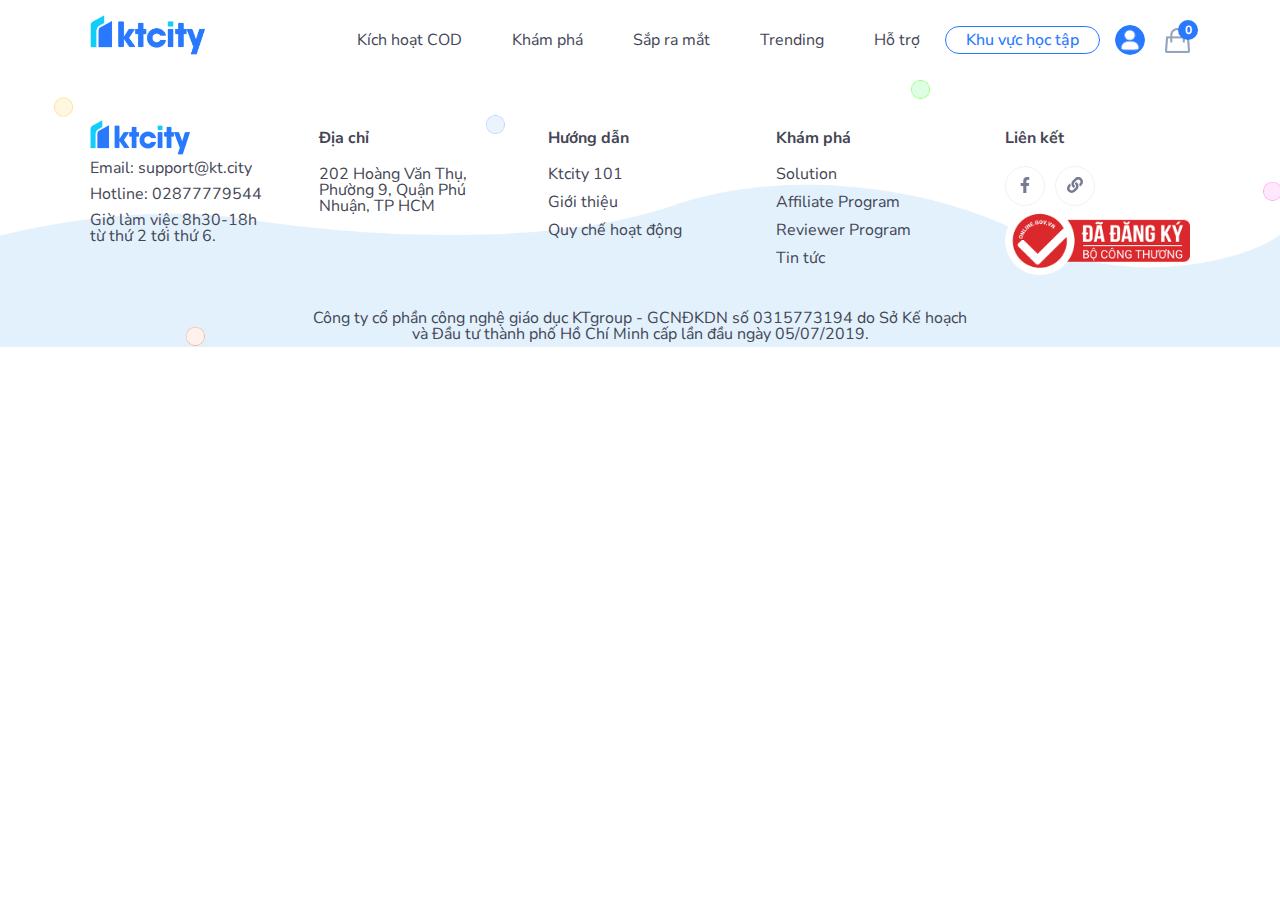
<file: checkout.html>
<!DOCTYPE html>
<html lang="en">

<head>
    <meta charset="UTF-8">
    <meta name="viewport" content="width=device-width, initial-scale=1.0">

    <link rel="icon" href="./img/favicon.png">

    <link rel="stylesheet" href="css/reset.css">
    <link href="https://fonts.googleapis.com/css2?family=Nunito+Sans:wght@300;400;600;700;800&display=swap"
        rel="stylesheet">
    <link rel="stylesheet" href="css/fontawesome.min.css">
    <link rel="stylesheet" href="css/slick.css">
    <link rel="stylesheet" href="css/style.css">
    <link rel="stylesheet" href="css/checkout.css">
    <link rel="stylesheet" href="css/responsive.css">
    <title>Thanh toán - KTcity</title>
</head>

<body>

    <div class="app">
        <header class="header">
            <div class="header__container">
                <div class="header__logo">
                    <a href="/">
                        <img class="logo" src="./img//ktcity-logo.png" alt="">
                    </a>
                </div>
                <nav class="navbar" id="nav">
                    <!-- <i class="fas fa-times nav__toggle--close"></i> -->
                    <span class="nav__toggle--close">
                        &times;
                    </span>
                    <div class="guest">
                        <div class="guest__image">
                            <img src="./img/default-avatar.png" class="guest__image--white" alt="">
                        </div>
                        <div class="guest__info">
                            Hello,
                            <strong>Guest</strong>
                        </div>
                    </div>
                    <ul class="nav__list">
                        <li class="nav__item">
                            <a href="/cod.html" class="nav__link">
                                <img src="./img/HomePage/icon-menu-active.png" alt="">
                                Kích hoạt COD
                            </a>
                        </li>
                        <li class="nav__item">
                            <a href="/categories.html" class="nav__link">
                                <img src="./img/HomePage/icon-menu-search.png" alt="">
                                Khám phá
                            </a>
                        </li>
                        <li class="nav__item">
                            <a href="/coming.html" class="nav__link">
                                <img src="./img/HomePage/icon-menu-active.png" alt="">
                                Sắp ra mắt
                            </a>
                        </li>
                        <li class="nav__item">
                            <a href="/trending.html" class="nav__link">
                                <img src="./img/HomePage/icon-menu-search.png" alt="">
                                Trending
                            </a>
                        </li>
                        <li class="nav__item">
                            <a href="/support.html" class="nav__link">
                                <img src="./img/HomePage/icon-menu-support.png" alt="">
                                Hỗ trợ
                            </a>
                        </li>
                        <li class="nav__item">
                            <a href="/myclass.html" class="nav__link--login">
                                Khu vực học tập
                            </a>
                        </li>
                        <li class="nav__item">
                            <a href="/profile.html" class="nav__link--avatar">
                                <img class="avatar" src="./img/default-avatar.png" alt="">
                            </a>
                        </li>
                        <a href="/checkout.html" class="nav__link--cart">
                            <img class="bag" src="./img/icon-bag.png" alt="">
                            <div class="cart-count">
                                <span>0</span>
                            </div>
                        </a>
                    </ul>
                </nav>

                <div class="header__right">
                    <div class="header__bag">
                        <a href="" class="nav__link--cart">
                            <img class="bag" src="./img/icon-bag.png" alt="">
                            <div class="cart-count">
                                <span>0</span>
                            </div>
                        </a>
                    </div>
                    <div class="header__bar--icon">
                        <i class="fas fa-bars header__right--icon"></i>
                    </div>
                </div>
            </div>
        </header>
        

        <footer class="footer">
            <div class="home__section--container footer__container">
                <div class="footer__item">
                    <a href="/" class="logo">
                        <img src="./img/ktcity-logo.png" alt="">
                    </a>
                    <p style="margin-bottom: 1rem;">
                        Email: support@kt.city
                    </p>
                    <p style="margin-bottom: 1rem;">
                        Hotline: 02877779544
                    </p>
                    <p style="margin-bottom: 1rem;">
                        Giờ làm việc 8h30-18h từ thứ 2 tới thứ 6.
                    </p>
                </div>

                <div class="footer__item">
                    <h4>
                        Địa chỉ
                    </h4>
                    <div class="footer__item--content">
                        <p>
                            202 Hoàng Văn Thụ, Phường 9, Quận Phú Nhuận, TP HCM
                        </p>
                    </div>
                </div>

                <div class="footer__item">
                    <h4>
                        Hướng dẫn
                    </h4>
                    <div class="footer__item--content">
                        <ul>
                            <li>
                                <a href="">
                                    Ktcity 101
                                </a>
                            </li>
                            <li>
                                <a href="">
                                    Giới thiệu
                                </a>
                            </li>
                            <li>
                                <a href="">
                                    Quy chế hoạt động
                                </a>
                            </li>
                        </ul>
                    </div>
                </div>
                <div class="footer__item">
                    <h4>
                        Khám phá
                    </h4>
                    <div class="footer__item--content">
                        <ul>
                            <li>
                                <a href="">
                                    Solution
                                </a>
                            </li>
                            <li>
                                <a href="">
                                    Affiliate Program
                                </a>
                            </li>
                            <li>
                                <a href="">
                                    Reviewer Program
                                </a>
                            </li>
                            <li>
                                <a href="">
                                    Tin tức
                                </a>
                            </li>
                        </ul>
                    </div>
                </div>
                <div class="footer__item">
                    <h4>
                        Liên kết
                    </h4>
                    <div class="footer__item--content">
                        <ul class="socials">
                            <li>
                                <a href="">
                                    <i class="fab fa-facebook-f"></i>
                                </a>
                            </li>
                            <li>
                                <a href="">
                                    <i class="fas fa-link"></i>
                                </a>
                            </li>
                        </ul>
                    </div>
                    <div class="bct">
                        <a href="">
                            <img src="./img/bct.png" alt="">
                        </a>
                    </div>
                </div>
            </div>
            <div class="copy-right">
                <p>
                    Công ty cổ phần công nghệ giáo dục KTgroup - GCNĐKDN số 0315773194 do Sở Kế hoạch và Đầu tư thành
                    phố Hồ Chí Minh cấp lần đầu ngày 05/07/2019.
                </p>
            </div>
        </footer>

    </div>

    <script src="js/jquery-3.4.1.min.js"></script>
    <script src="js/fontawesome.min.js"></script>
    <script src="js/slick.js"></script>
    <script>
        $(document).ready(function () {
            $('.slider__main').slick({
                arrows: false,
                dots: true,
                dotsClass: 'slick-dots',
                infinite: true,
                autoplay: true,
                autoplaySpeed: 2500
            });
            $('.partner__list').slick({
                infinite: true,
                slidesToShow: 4,
                slidesToScroll: 1
            });
        });
    </script>
    <script src="js/main.js"></script>
</body>

</html>
</file>
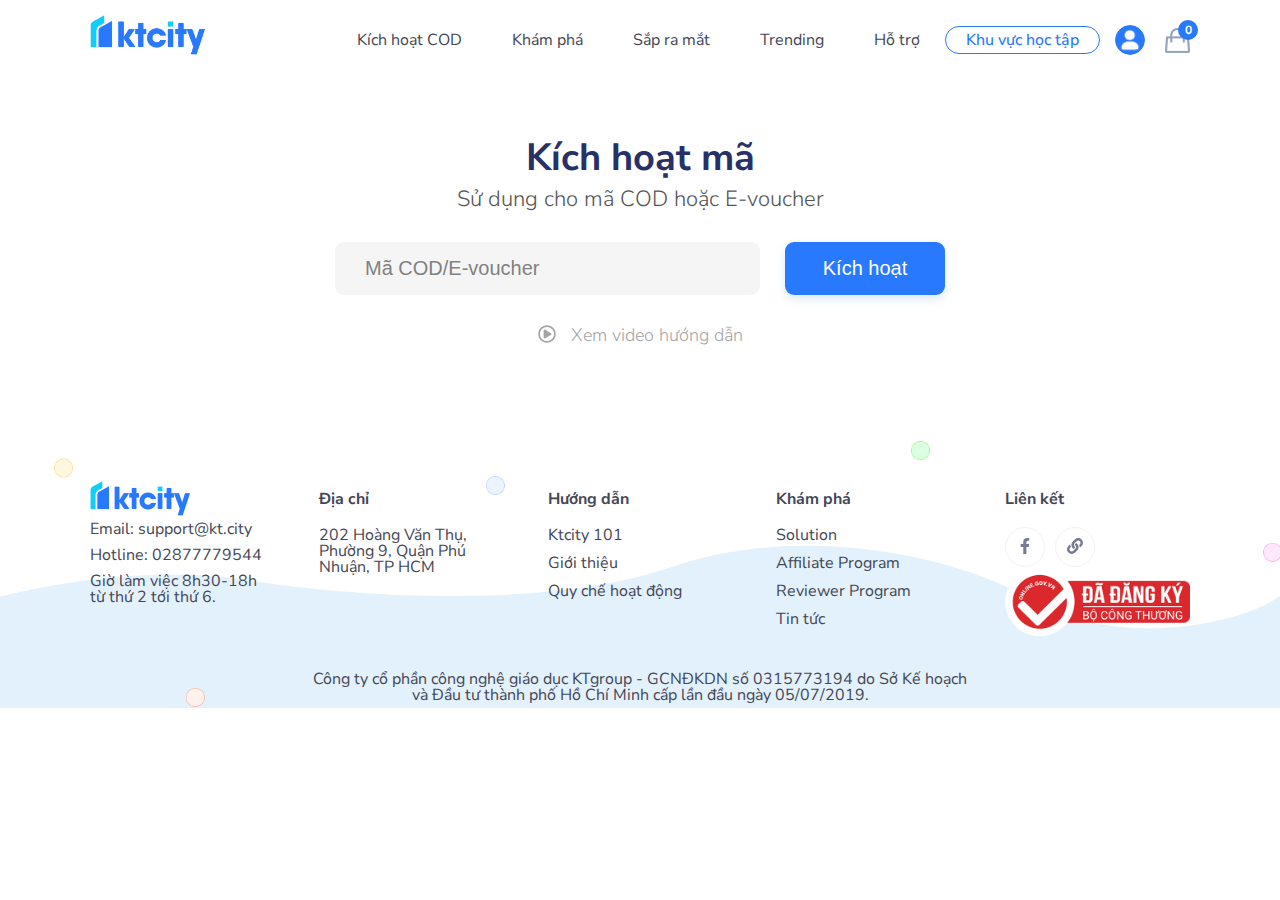
<file: cod.html>
<!DOCTYPE html>
<html lang="en">

<head>
    <meta charset="UTF-8">
    <meta name="viewport" content="width=device-width, initial-scale=1.0">

    <link rel="icon" href="./img/favicon.png">

    <link rel="stylesheet" href="css/reset.css">
    <link href="https://fonts.googleapis.com/css2?family=Nunito+Sans:wght@300;400;600;700;800&display=swap"
        rel="stylesheet">
    <link rel="stylesheet" href="css/fontawesome.min.css">
    <link rel="stylesheet" href="css/slick.css">
    <link rel="stylesheet" href="css/style.css">
    <link rel="stylesheet" href="css/activedCOD.css">
    <link rel="stylesheet" href="css/responsive.css">
    <title>Kích hoạt COD - KTcity</title>
</head>

<body>

    <div class="app">
        <header class="header">
            <div class="header__container">
                <div class="header__logo">
                    <a href="/">
                        <img class="logo" src="./img//ktcity-logo.png" alt="">
                    </a>
                </div>
                <nav class="navbar" id="nav">
                    <!-- <i class="fas fa-times nav__toggle--close"></i> -->
                    <span class="nav__toggle--close">
                        &times;
                    </span>
                    <div class="guest">
                        <div class="guest__image">
                            <img src="./img/default-avatar.png" class="guest__image--white" alt="">
                        </div>
                        <div class="guest__info">
                            Hello,
                            <strong>Guest</strong>
                        </div>
                    </div>
                    <ul class="nav__list">
                        <li class="nav__item">
                            <a href="/cod.html" class="nav__link">
                                <img src="./img/HomePage/icon-menu-active.png" alt="">
                                Kích hoạt COD
                            </a>
                        </li>
                        <li class="nav__item">
                            <a href="/categories.html" class="nav__link">
                                <img src="./img/HomePage/icon-menu-search.png" alt="">
                                Khám phá
                            </a>
                        </li>
                        <li class="nav__item">
                            <a href="" class="nav__link">
                                <img src="./img/HomePage/icon-menu-active.png" alt="">
                                Sắp ra mắt
                            </a>
                        </li>
                        <li class="nav__item">
                            <a href="" class="nav__link">
                                <img src="./img/HomePage/icon-menu-search.png" alt="">
                                Trending
                            </a>
                        </li>
                        <li class="nav__item">
                            <a href="" class="nav__link">
                                <img src="./img/HomePage/icon-menu-support.png" alt="">
                                Hỗ trợ
                            </a>
                        </li>
                        <li class="nav__item">
                            <a href="/myclass.html" class="nav__link--login">
                                Khu vực học tập
                            </a>
                        </li>
                        <li class="nav__item">
                            <a href="/profile.html" class="nav__link--avatar">
                                <img class="avatar" src="./img/default-avatar.png" alt="">
                            </a>
                        </li>
                        <a href="/checkout.html" class="nav__link--cart">
                            <img class="bag" src="./img/icon-bag.png" alt="">
                            <div class="cart-count">
                                <span>0</span>
                            </div>
                        </a>
                    </ul>
                </nav>

                <div class="header__right">
                    <div class="header__bag">
                        <a href="" class="nav__link--cart">
                            <img class="bag" src="./img/icon-bag.png" alt="">
                            <div class="cart-count">
                                <span>0</span>
                            </div>
                        </a>
                    </div>
                    <div class="header__bar--icon">
                        <i class="fas fa-bars header__right--icon"></i>
                    </div>
                </div>
            </div>
        </header>
        
        <section class="actived">
            <div class="home__section--container actived__container">
                <div class="actived__heading">
                    <h2 class="actived__heading--title">
                        Kích hoạt mã
                    </h2>
                    <p class="actived__heading--text">
                        Sử dụng cho mã COD hoặc E-voucher
                    </p>
                </div>
                <div class="actived__form">
                    <input class="actived__form--input" type="text" name="" id="" placeholder="Mã COD/E-voucher">
                    <button type="button" class="actived__form--button">
                        Kích hoạt
                    </button>
                </div>
                <div class="actived__view">
                    <i class="far fa-play-circle actived__view--icon"></i>
                    Xem video hướng dẫn
                </div>
            </div>
        </section>

        <footer class="footer">
            <div class="home__section--container footer__container">
                <div class="footer__item">
                    <a href="/" class="logo">
                        <img src="./img/ktcity-logo.png" alt="">
                    </a>
                    <p style="margin-bottom: 1rem;">
                        Email: support@kt.city
                    </p>
                    <p style="margin-bottom: 1rem;">
                        Hotline: 02877779544
                    </p>
                    <p style="margin-bottom: 1rem;">
                        Giờ làm việc 8h30-18h từ thứ 2 tới thứ 6.
                    </p>
                </div>

                <div class="footer__item">
                    <h4>
                        Địa chỉ
                    </h4>
                    <div class="footer__item--content">
                        <p>
                            202 Hoàng Văn Thụ, Phường 9, Quận Phú Nhuận, TP HCM
                        </p>
                    </div>
                </div>

                <div class="footer__item">
                    <h4>
                        Hướng dẫn
                    </h4>
                    <div class="footer__item--content">
                        <ul>
                            <li>
                                <a href="">
                                    Ktcity 101
                                </a>
                            </li>
                            <li>
                                <a href="">
                                    Giới thiệu
                                </a>
                            </li>
                            <li>
                                <a href="">
                                    Quy chế hoạt động
                                </a>
                            </li>
                        </ul>
                    </div>
                </div>
                <div class="footer__item">
                    <h4>
                        Khám phá
                    </h4>
                    <div class="footer__item--content">
                        <ul>
                            <li>
                                <a href="">
                                    Solution
                                </a>
                            </li>
                            <li>
                                <a href="">
                                    Affiliate Program
                                </a>
                            </li>
                            <li>
                                <a href="">
                                    Reviewer Program
                                </a>
                            </li>
                            <li>
                                <a href="">
                                    Tin tức
                                </a>
                            </li>
                        </ul>
                    </div>
                </div>
                <div class="footer__item">
                    <h4>
                        Liên kết
                    </h4>
                    <div class="footer__item--content">
                        <ul class="socials">
                            <li>
                                <a href="">
                                    <i class="fab fa-facebook-f"></i>
                                </a>
                            </li>
                            <li>
                                <a href="">
                                    <i class="fas fa-link"></i>
                                </a>
                            </li>
                        </ul>
                    </div>
                    <div class="bct">
                        <a href="">
                            <img src="./img/bct.png" alt="">
                        </a>
                    </div>
                </div>
            </div>
            <div class="copy-right">
                <p>
                    Công ty cổ phần công nghệ giáo dục KTgroup - GCNĐKDN số 0315773194 do Sở Kế hoạch và Đầu tư thành
                    phố Hồ Chí Minh cấp lần đầu ngày 05/07/2019.
                </p>
            </div>
        </footer>

    </div>

    <script src="js/jquery-3.4.1.min.js"></script>
    <script src="js/fontawesome.min.js"></script>
    <script src="js/slick.js"></script>
    <script>
        $(document).ready(function () {
            $('.slider__main').slick({
                arrows: false,
                dots: true,
                dotsClass: 'slick-dots',
                infinite: true,
                autoplay: true,
                autoplaySpeed: 2500
            });
            $('.partner__list').slick({
                infinite: true,
                slidesToShow: 4,
                slidesToScroll: 1
            });
        });
    </script>
    <script src="js/main.js"></script>
</body>

</html>
</file>
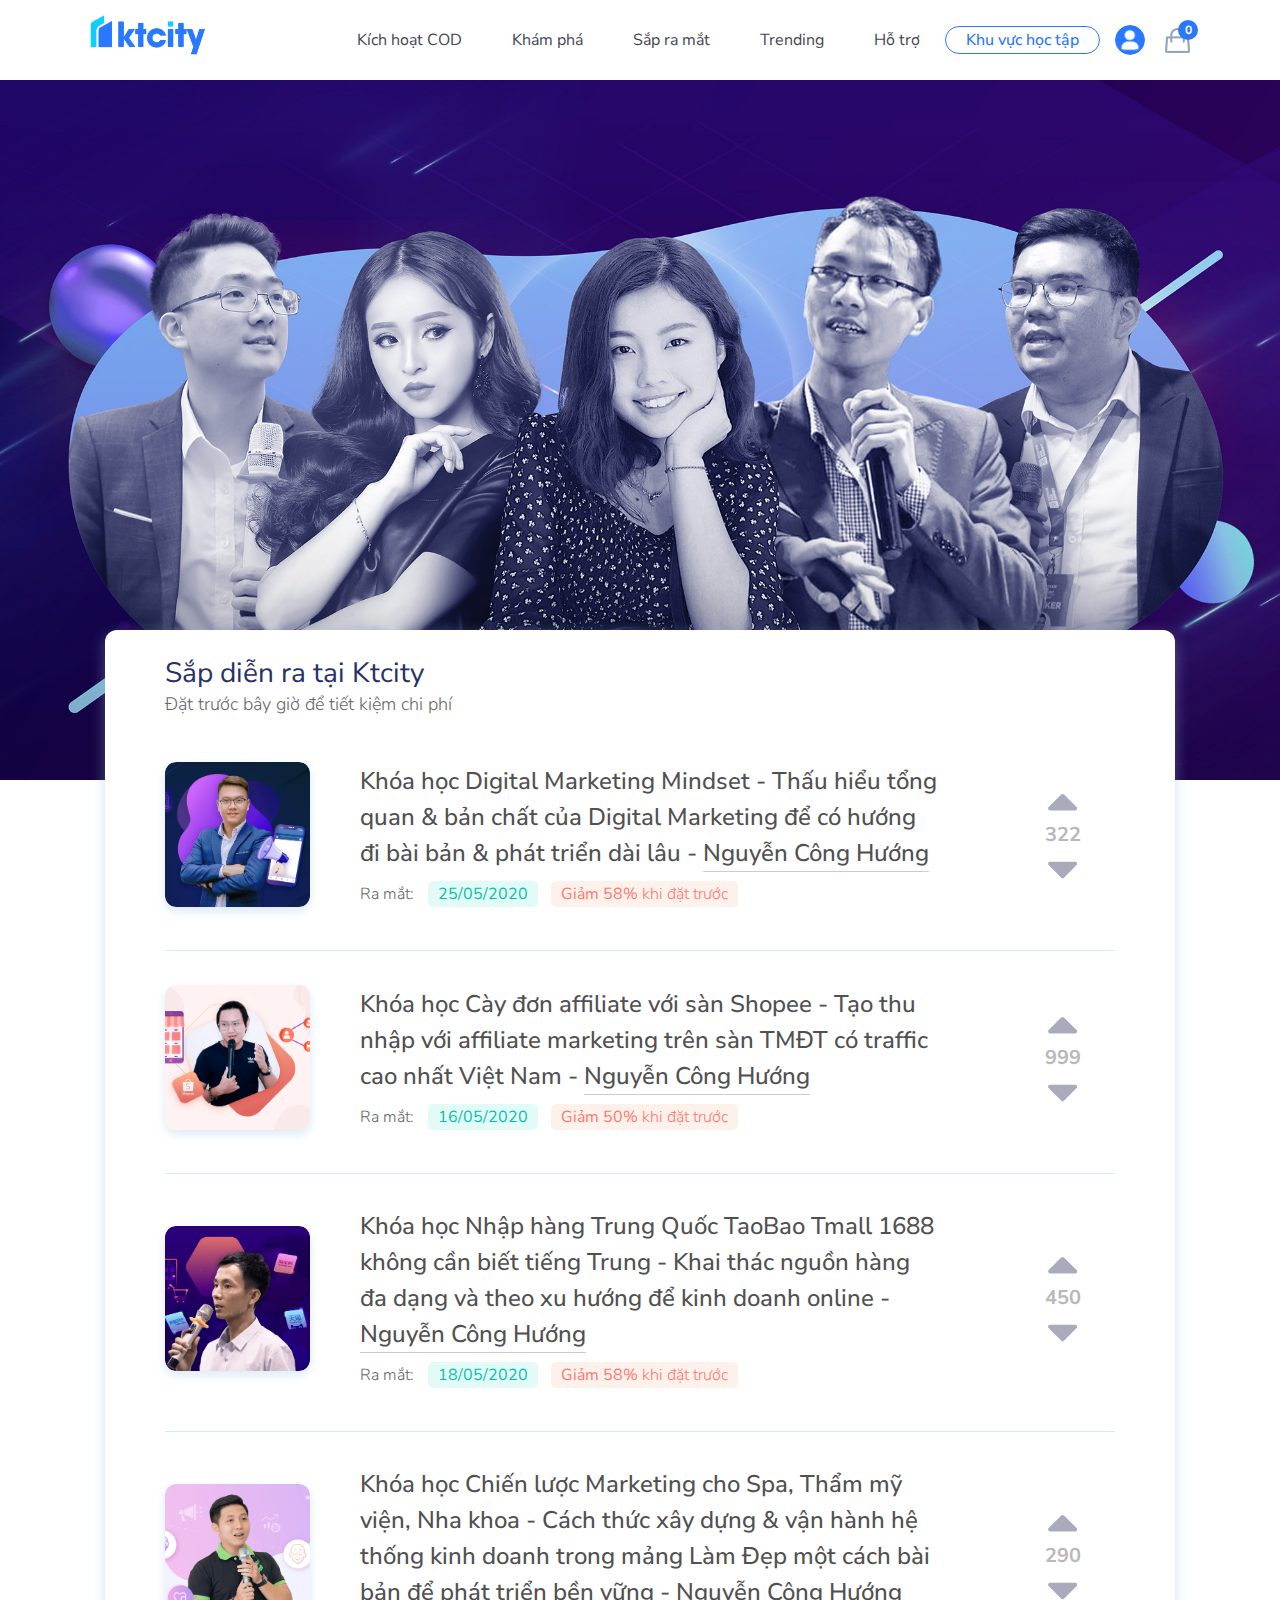
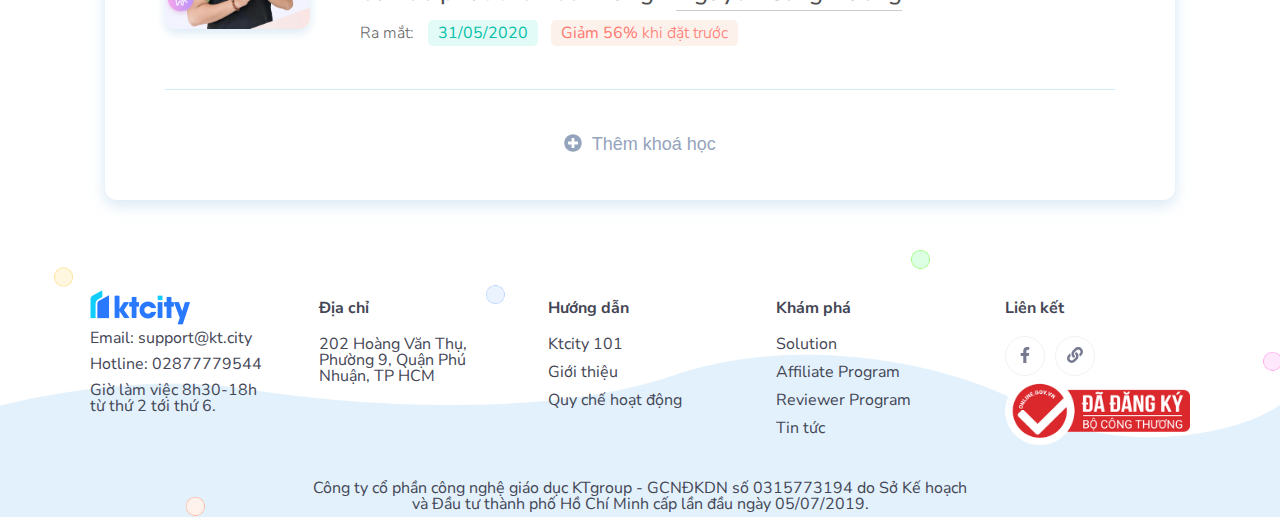
<file: coming.html>
<!DOCTYPE html>
<html lang="en">

<head>
    <meta charset="UTF-8">
    <meta name="viewport" content="width=device-width, initial-scale=1.0">

    <link rel="icon" href="./img/favicon.png">

    <link rel="stylesheet" href="css/reset.css">
    <link href="https://fonts.googleapis.com/css2?family=Nunito+Sans:wght@300;400;600;700;800&display=swap"
        rel="stylesheet">
    <link rel="stylesheet" href="css/fontawesome.min.css">
    <link rel="stylesheet" href="css/slick.css">
    <link rel="stylesheet" href="css/style.css">
    <link rel="stylesheet" href="css/coming.css">
    <link rel="stylesheet" href="css/responsive.css">
    <title>(Giảm tới 80%) Khoá học sắp ra mắt tại KTcity</title>
</head>

<body>

    <div class="app">
        <header class="header">
            <div class="header__container">
                <div class="header__logo">
                    <a href="/">
                        <img class="logo" src="./img//ktcity-logo.png" alt="">
                    </a>
                </div>
                <nav class="navbar" id="nav">
                    <!-- <i class="fas fa-times nav__toggle--close"></i> -->
                    <span class="nav__toggle--close">
                        &times;
                    </span>
                    <div class="guest">
                        <div class="guest__image">
                            <img src="./img/default-avatar.png" class="guest__image--white" alt="">
                        </div>
                        <div class="guest__info">
                            Hello,
                            <strong>Guest</strong>
                        </div>
                    </div>
                    <ul class="nav__list">
                        <li class="nav__item">
                            <a href="/cod.html" class="nav__link">
                                <img src="./img/HomePage/icon-menu-active.png" alt="">
                                Kích hoạt COD
                            </a>
                        </li>
                        <li class="nav__item">
                            <a href="/categories.html" class="nav__link">
                                <img src="./img/HomePage/icon-menu-search.png" alt="">
                                Khám phá
                            </a>
                        </li>
                        <li class="nav__item">
                            <a href="/coming.html" class="nav__link">
                                <img src="./img/HomePage/icon-menu-active.png" alt="">
                                Sắp ra mắt
                            </a>
                        </li>
                        <li class="nav__item">
                            <a href="/trending.html" class="nav__link">
                                <img src="./img/HomePage/icon-menu-search.png" alt="">
                                Trending
                            </a>
                        </li>
                        <li class="nav__item">
                            <a href="/support.html" class="nav__link">
                                <img src="./img/HomePage/icon-menu-support.png" alt="">
                                Hỗ trợ
                            </a>
                        </li>
                        <li class="nav__item">
                            <a href="/myclass.html" class="nav__link--login">
                                Khu vực học tập
                            </a>
                        </li>
                        <li class="nav__item">
                            <a href="/profile.html" class="nav__link--avatar">
                                <img class="avatar" src="./img/default-avatar.png" alt="">
                            </a>
                        </li>
                        <a href="/checkout.html" class="nav__link--cart">
                            <img class="bag" src="./img/icon-bag.png" alt="">
                            <div class="cart-count">
                                <span>0</span>
                            </div>
                        </a>
                    </ul>
                </nav>

                <div class="header__right">
                    <div class="header__bag">
                        <a href="" class="nav__link--cart">
                            <img class="bag" src="./img/icon-bag.png" alt="">
                            <div class="cart-count">
                                <span>0</span>
                            </div>
                        </a>
                    </div>
                    <div class="header__bar--icon">
                        <i class="fas fa-bars header__right--icon"></i>
                    </div>
                </div>
            </div>
        </header>

        <section class="coming">
            <div class="banner"></div>
            <div class="coming__main">
                <div class="coming__main--container">
                    <div class="coming__main--header">
                        <h2 class="coming__main--header-title">
                            Sắp diễn ra tại Ktcity
                        </h2>
                        <p class="coming__main--header-text">
                            Đặt trước bây giờ để tiết kiệm chi phí
                        </p>
                    </div>
                    <div class="coming__main--list">
                        <div class="coming__main--item">
                            <div class="coming__main--item-img">
                                <img src="./img/Coming/khoahoc-1.png" alt="">
                            </div>
                            <div class="coming__main--item-content">
                                <h2 class="coming__main--item-title">
                                    Khóa học Digital Marketing Mindset - Thấu hiểu tổng quan & bản chất của Digital
                                    Marketing để có hướng đi bài bản & phát triển dài lâu -
                                    <a href="" class="coming__main--item-author">
                                        Nguyễn Công Hướng
                                    </a>
                                </h2>
                                <div class="coming__main--item-time">
                                    <span class="coming__main--item-text">
                                        Ra mắt:
                                    </span>
                                    <span class="coming__main--item-label date">
                                        25/05/2020
                                    </span>
                                    <span class="coming__main--item-label sale">
                                        <strong>Giảm 58%</strong> khi đặt trước
                                    </span>
                                </div>
                            </div>
                            <div class="coming__main--item-count">
                                <button class="vote vote-up">
                                    <i class="fas fa-caret-up coming__main--item-count-icon"></i>
                                </button>
                                <p class="coming__main--item-number">
                                    322
                                </p>
                                <button class="vote vote-down">
                                    <i class="fas fa-caret-down coming__main--item-count-icon"></i>
                                </button>
                            </div>
                        </div>
                        <div class="coming__main--item">
                            <div class="coming__main--item-img">
                                <img src="./img/Coming/khoahoc-2.png" alt="">
                            </div>
                            <div class="coming__main--item-content">
                                <h2 class="coming__main--item-title">
                                    Khóa học Cày đơn affiliate với sàn Shopee - Tạo thu nhập với affiliate marketing trên sàn TMĐT có traffic cao nhất Việt Nam - 
                                    <a href="" class="coming__main--item-author">
                                        Nguyễn Công Hướng
                                    </a>
                                </h2>
                                <div class="coming__main--item-time">
                                    <span class="coming__main--item-text">
                                        Ra mắt:
                                    </span>
                                    <span class="coming__main--item-label date">
                                        16/05/2020
                                    </span>
                                    <span class="coming__main--item-label sale">
                                        <strong>Giảm 50%</strong> khi đặt trước
                                    </span>
                                </div>
                            </div>
                            <div class="coming__main--item-count">
                                <button class="vote vote-up">
                                    <i class="fas fa-caret-up coming__main--item-count-icon"></i>
                                </button>
                                <p class="coming__main--item-number">
                                    999
                                </p>
                                <button class="vote vote-down">
                                    <i class="fas fa-caret-down coming__main--item-count-icon"></i>
                                </button>
                            </div>
                        </div>
                        <div class="coming__main--item">
                            <div class="coming__main--item-img">
                                <img src="./img/Coming/khoahoc-3.png" alt="">
                            </div>
                            <div class="coming__main--item-content">
                                <h2 class="coming__main--item-title">
                                    Khóa học Nhập hàng Trung Quốc TaoBao Tmall 1688 không cần biết tiếng Trung - Khai thác nguồn hàng đa dạng và theo xu hướng để kinh doanh online - 
                                    <a href="" class="coming__main--item-author">
                                        Nguyễn Công Hướng
                                    </a>
                                </h2>
                                <div class="coming__main--item-time">
                                    <span class="coming__main--item-text">
                                        Ra mắt:
                                    </span>
                                    <span class="coming__main--item-label date">
                                        18/05/2020
                                    </span>
                                    <span class="coming__main--item-label sale">
                                        <strong>Giảm 58%</strong> khi đặt trước
                                    </span>
                                </div>
                            </div>
                            <div class="coming__main--item-count">
                                <button class="vote vote-up">
                                    <i class="fas fa-caret-up coming__main--item-count-icon"></i>
                                </button>
                                <p class="coming__main--item-number">
                                    450
                                </p>
                                <button class="vote vote-down">
                                    <i class="fas fa-caret-down coming__main--item-count-icon"></i>
                                </button>
                            </div>
                        </div>
                        <div class="coming__main--item">
                            <div class="coming__main--item-img">
                                <img src="./img/Coming/khoahoc-4.png" alt="">
                            </div>
                            <div class="coming__main--item-content">
                                <h2 class="coming__main--item-title">
                                    Khóa học Chiến lược Marketing cho Spa, Thẩm mỹ viện, Nha khoa - Cách thức xây dựng & vận hành hệ thống kinh doanh trong mảng Làm Đẹp một cách bài bản để phát triển bền vững - 
                                    <a href="" class="coming__main--item-author">
                                        Nguyễn Công Hướng
                                    </a>
                                </h2>
                                <div class="coming__main--item-time">
                                    <span class="coming__main--item-text">
                                        Ra mắt:
                                    </span>
                                    <span class="coming__main--item-label date">
                                        31/05/2020
                                    </span>
                                    <span class="coming__main--item-label sale">
                                        <strong>Giảm 56%</strong> khi đặt trước
                                    </span>
                                </div>
                            </div>
                            <div class="coming__main--item-count">
                                <button class="vote vote-up">
                                    <i class="fas fa-caret-up coming__main--item-count-icon"></i>
                                </button>
                                <p class="coming__main--item-number">
                                    290
                                </p>
                                <button class="vote vote-down">
                                    <i class="fas fa-caret-down coming__main--item-count-icon"></i>
                                </button>
                            </div>
                        </div>
                    </div>
                    <button class="coming__main--viewmore">
                        <i class="fas fa-plus-circle coming__main--viewmore-icon"></i>
                        Thêm khoá học
                    </button>
                </div>
            </div>
        </section>

        <footer class="footer">
            <div class="home__section--container footer__container">
                <div class="footer__item">
                    <a href="/" class="logo">
                        <img src="./img/ktcity-logo.png" alt="">
                    </a>
                    <p style="margin-bottom: 1rem;">
                        Email: support@kt.city
                    </p>
                    <p style="margin-bottom: 1rem;">
                        Hotline: 02877779544
                    </p>
                    <p style="margin-bottom: 1rem;">
                        Giờ làm việc 8h30-18h từ thứ 2 tới thứ 6.
                    </p>
                </div>

                <div class="footer__item">
                    <h4>
                        Địa chỉ
                    </h4>
                    <div class="footer__item--content">
                        <p>
                            202 Hoàng Văn Thụ, Phường 9, Quận Phú Nhuận, TP HCM
                        </p>
                    </div>
                </div>

                <div class="footer__item">
                    <h4>
                        Hướng dẫn
                    </h4>
                    <div class="footer__item--content">
                        <ul>
                            <li>
                                <a href="">
                                    Ktcity 101
                                </a>
                            </li>
                            <li>
                                <a href="">
                                    Giới thiệu
                                </a>
                            </li>
                            <li>
                                <a href="">
                                    Quy chế hoạt động
                                </a>
                            </li>
                        </ul>
                    </div>
                </div>
                <div class="footer__item">
                    <h4>
                        Khám phá
                    </h4>
                    <div class="footer__item--content">
                        <ul>
                            <li>
                                <a href="">
                                    Solution
                                </a>
                            </li>
                            <li>
                                <a href="">
                                    Affiliate Program
                                </a>
                            </li>
                            <li>
                                <a href="">
                                    Reviewer Program
                                </a>
                            </li>
                            <li>
                                <a href="">
                                    Tin tức
                                </a>
                            </li>
                        </ul>
                    </div>
                </div>
                <div class="footer__item">
                    <h4>
                        Liên kết
                    </h4>
                    <div class="footer__item--content">
                        <ul class="socials">
                            <li>
                                <a href="">
                                    <i class="fab fa-facebook-f"></i>
                                </a>
                            </li>
                            <li>
                                <a href="">
                                    <i class="fas fa-link"></i>
                                </a>
                            </li>
                        </ul>
                    </div>
                    <div class="bct">
                        <a href="">
                            <img src="./img/bct.png" alt="">
                        </a>
                    </div>
                </div>
            </div>
            <div class="copy-right">
                <p>
                    Công ty cổ phần công nghệ giáo dục KTgroup - GCNĐKDN số 0315773194 do Sở Kế hoạch và Đầu tư thành
                    phố Hồ Chí Minh cấp lần đầu ngày 05/07/2019.
                </p>
            </div>
        </footer>

    </div>

    <script src="js/jquery-3.4.1.min.js"></script>
    <script src="js/fontawesome.min.js"></script>
    <script src="js/slick.js"></script>
    <script>
        $(document).ready(function () {
            $('.slider__main').slick({
                arrows: false,
                dots: true,
                dotsClass: 'slick-dots',
                infinite: true,
                autoplay: true,
                autoplaySpeed: 2500
            });
            $('.partner__list').slick({
                infinite: true,
                slidesToShow: 4,
                slidesToScroll: 1
            });
        });
    </script>
    <script src="js/main.js"></script>
</body>

</html>
</file>
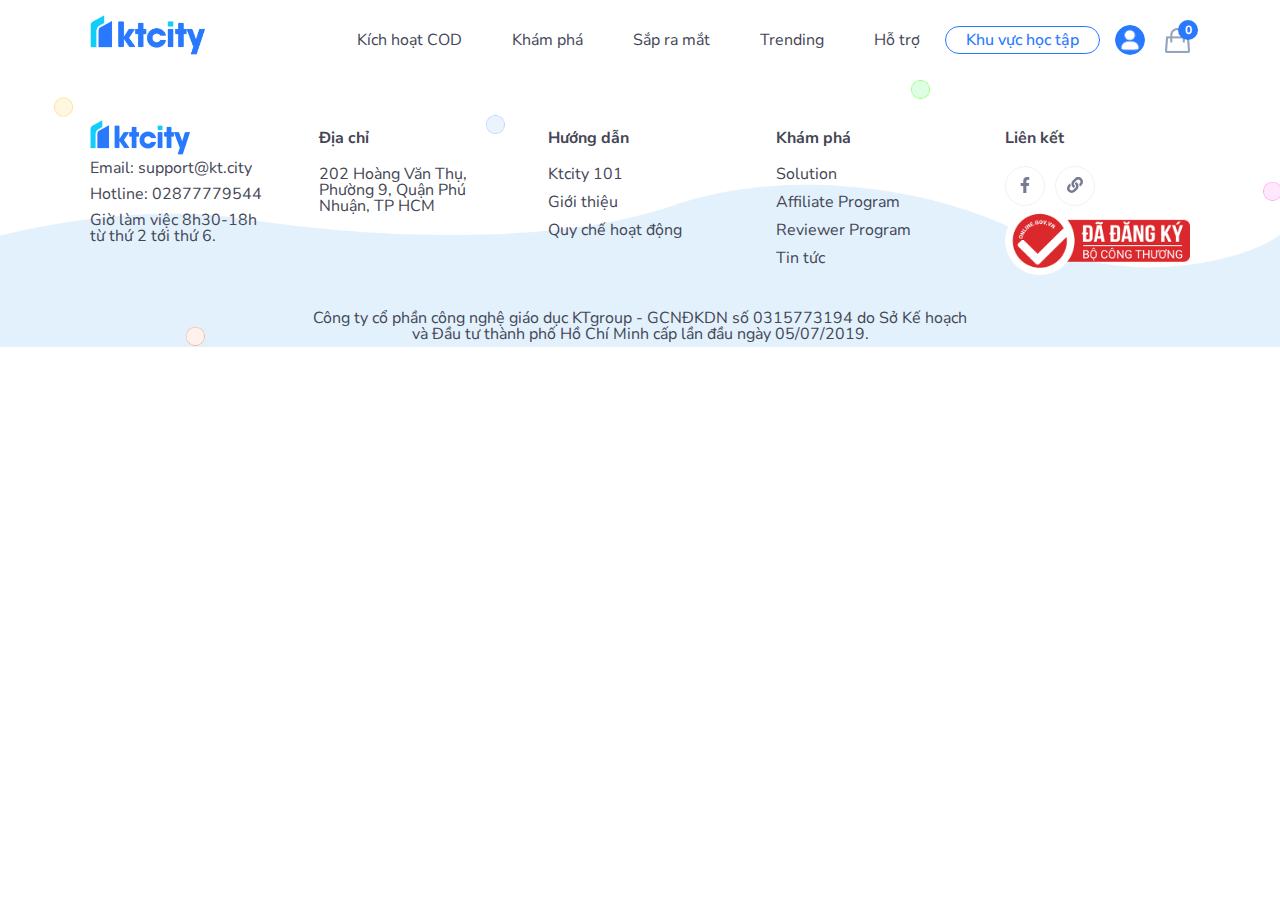
<file: course.html>
<!DOCTYPE html>
<html lang="en">

<head>
    <meta charset="UTF-8">
    <meta name="viewport" content="width=device-width, initial-scale=1.0">

    <link rel="icon" href="./img/favicon.png">

    <link rel="stylesheet" href="css/reset.css">
    <link href="https://fonts.googleapis.com/css2?family=Nunito+Sans:wght@300;400;600;700;800&display=swap"
        rel="stylesheet">
    <link rel="stylesheet" href="css/fontawesome.min.css">
    <link rel="stylesheet" href="css/slick.css">
    <link rel="stylesheet" href="css/style.css">
    <link rel="stylesheet" href="css/checkout.css">
    <link rel="stylesheet" href="css/responsive.css">
    <title>Chi tiết khoá học - KTcity</title>
</head>

<body>

    <div class="app">
        <header class="header">
            <div class="header__container">
                <div class="header__logo">
                    <a href="/">
                        <img class="logo" src="./img//ktcity-logo.png" alt="">
                    </a>
                </div>
                <nav class="navbar" id="nav">
                    <!-- <i class="fas fa-times nav__toggle--close"></i> -->
                    <span class="nav__toggle--close">
                        &times;
                    </span>
                    <div class="guest">
                        <div class="guest__image">
                            <img src="./img/default-avatar.png" class="guest__image--white" alt="">
                        </div>
                        <div class="guest__info">
                            Hello,
                            <strong>Guest</strong>
                        </div>
                    </div>
                    <ul class="nav__list">
                        <li class="nav__item">
                            <a href="/cod.html" class="nav__link">
                                <img src="./img/HomePage/icon-menu-active.png" alt="">
                                Kích hoạt COD
                            </a>
                        </li>
                        <li class="nav__item">
                            <a href="/categories.html" class="nav__link">
                                <img src="./img/HomePage/icon-menu-search.png" alt="">
                                Khám phá
                            </a>
                        </li>
                        <li class="nav__item">
                            <a href="/coming.html" class="nav__link">
                                <img src="./img/HomePage/icon-menu-active.png" alt="">
                                Sắp ra mắt
                            </a>
                        </li>
                        <li class="nav__item">
                            <a href="/trending.html" class="nav__link">
                                <img src="./img/HomePage/icon-menu-search.png" alt="">
                                Trending
                            </a>
                        </li>
                        <li class="nav__item">
                            <a href="/support.html" class="nav__link">
                                <img src="./img/HomePage/icon-menu-support.png" alt="">
                                Hỗ trợ
                            </a>
                        </li>
                        <li class="nav__item">
                            <a href="/myclass.html" class="nav__link--login">
                                Khu vực học tập
                            </a>
                        </li>
                        <li class="nav__item">
                            <a href="/profile.html" class="nav__link--avatar">
                                <img class="avatar" src="./img/default-avatar.png" alt="">
                            </a>
                        </li>
                        <a href="/checkout.html" class="nav__link--cart">
                            <img class="bag" src="./img/icon-bag.png" alt="">
                            <div class="cart-count">
                                <span>0</span>
                            </div>
                        </a>
                    </ul>
                </nav>

                <div class="header__right">
                    <div class="header__bag">
                        <a href="" class="nav__link--cart">
                            <img class="bag" src="./img/icon-bag.png" alt="">
                            <div class="cart-count">
                                <span>0</span>
                            </div>
                        </a>
                    </div>
                    <div class="header__bar--icon">
                        <i class="fas fa-bars header__right--icon"></i>
                    </div>
                </div>
            </div>
        </header>
        


        <footer class="footer">
            <div class="home__section--container footer__container">
                <div class="footer__item">
                    <a href="/" class="logo">
                        <img src="./img/ktcity-logo.png" alt="">
                    </a>
                    <p style="margin-bottom: 1rem;">
                        Email: support@kt.city
                    </p>
                    <p style="margin-bottom: 1rem;">
                        Hotline: 02877779544
                    </p>
                    <p style="margin-bottom: 1rem;">
                        Giờ làm việc 8h30-18h từ thứ 2 tới thứ 6.
                    </p>
                </div>

                <div class="footer__item">
                    <h4>
                        Địa chỉ
                    </h4>
                    <div class="footer__item--content">
                        <p>
                            202 Hoàng Văn Thụ, Phường 9, Quận Phú Nhuận, TP HCM
                        </p>
                    </div>
                </div>

                <div class="footer__item">
                    <h4>
                        Hướng dẫn
                    </h4>
                    <div class="footer__item--content">
                        <ul>
                            <li>
                                <a href="">
                                    Ktcity 101
                                </a>
                            </li>
                            <li>
                                <a href="">
                                    Giới thiệu
                                </a>
                            </li>
                            <li>
                                <a href="">
                                    Quy chế hoạt động
                                </a>
                            </li>
                        </ul>
                    </div>
                </div>
                <div class="footer__item">
                    <h4>
                        Khám phá
                    </h4>
                    <div class="footer__item--content">
                        <ul>
                            <li>
                                <a href="">
                                    Solution
                                </a>
                            </li>
                            <li>
                                <a href="">
                                    Affiliate Program
                                </a>
                            </li>
                            <li>
                                <a href="">
                                    Reviewer Program
                                </a>
                            </li>
                            <li>
                                <a href="">
                                    Tin tức
                                </a>
                            </li>
                        </ul>
                    </div>
                </div>
                <div class="footer__item">
                    <h4>
                        Liên kết
                    </h4>
                    <div class="footer__item--content">
                        <ul class="socials">
                            <li>
                                <a href="">
                                    <i class="fab fa-facebook-f"></i>
                                </a>
                            </li>
                            <li>
                                <a href="">
                                    <i class="fas fa-link"></i>
                                </a>
                            </li>
                        </ul>
                    </div>
                    <div class="bct">
                        <a href="">
                            <img src="./img/bct.png" alt="">
                        </a>
                    </div>
                </div>
            </div>
            <div class="copy-right">
                <p>
                    Công ty cổ phần công nghệ giáo dục KTgroup - GCNĐKDN số 0315773194 do Sở Kế hoạch và Đầu tư thành
                    phố Hồ Chí Minh cấp lần đầu ngày 05/07/2019.
                </p>
            </div>
        </footer>

    </div>

    <script src="js/jquery-3.4.1.min.js"></script>
    <script src="js/fontawesome.min.js"></script>
    <script src="js/slick.js"></script>
    <script>
        $(document).ready(function () {
            $('.slider__main').slick({
                arrows: false,
                dots: true,
                dotsClass: 'slick-dots',
                infinite: true,
                autoplay: true,
                autoplaySpeed: 2500
            });
            $('.partner__list').slick({
                infinite: true,
                slidesToShow: 4,
                slidesToScroll: 1
            });
        });
    </script>
    <script src="js/main.js"></script>
</body>

</html>
</file>
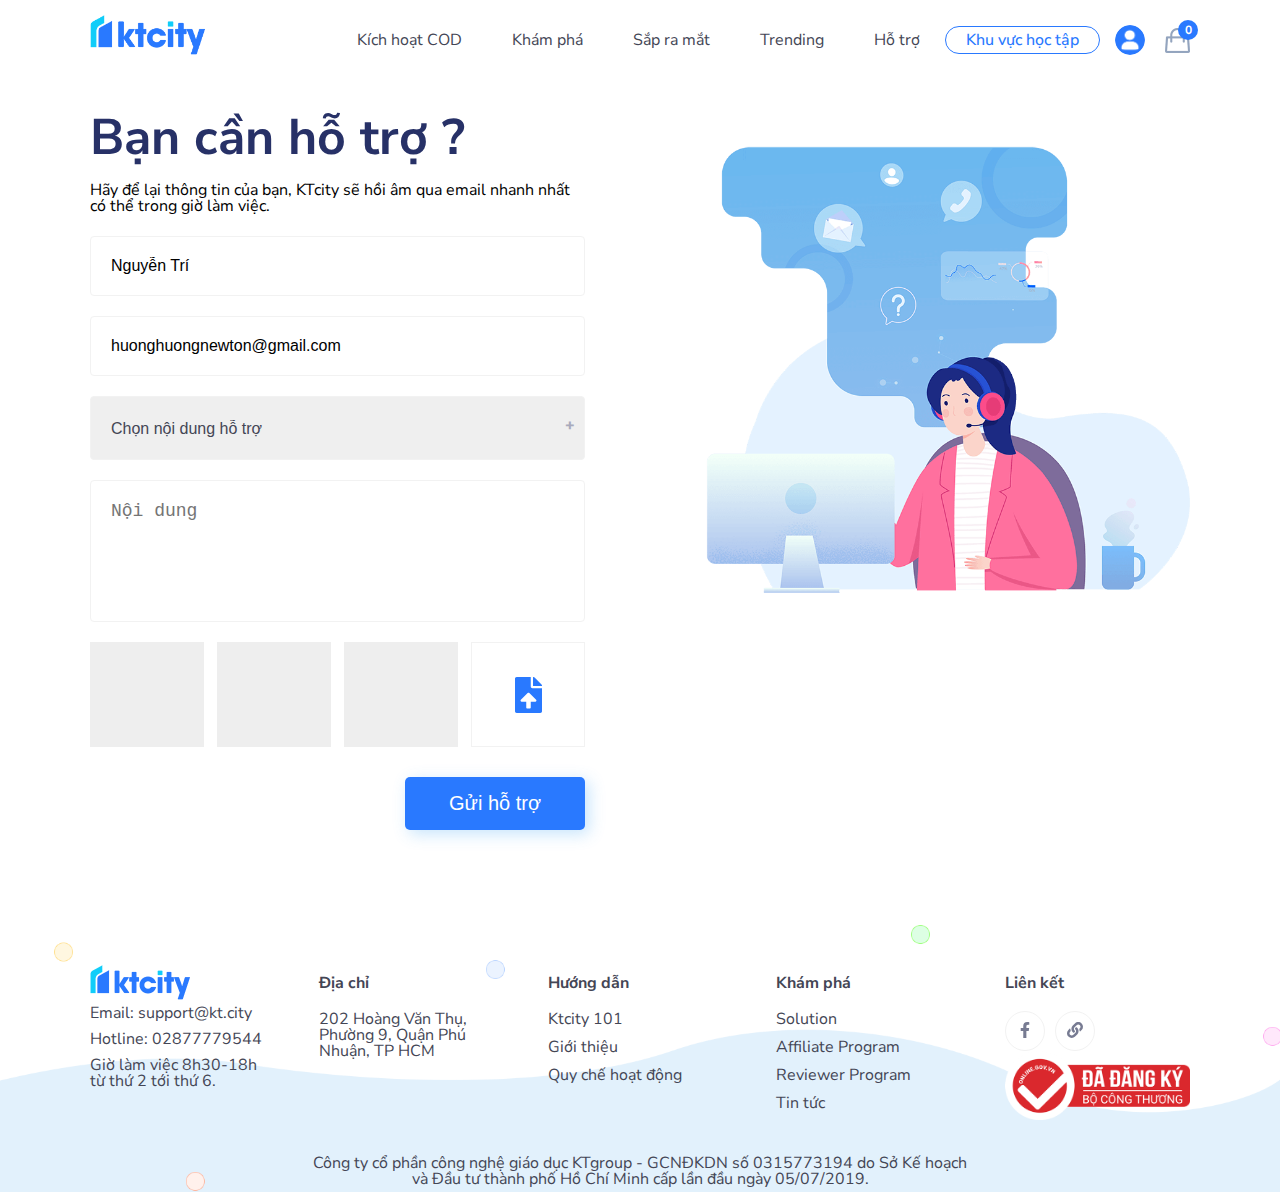
<file: support.html>
<!DOCTYPE html>
<html lang="en">

<head>
    <meta charset="UTF-8">
    <meta name="viewport" content="width=device-width, initial-scale=1.0">

    <link rel="icon" href="./img/favicon.png">

    <link rel="stylesheet" href="css/reset.css">
    <link href="https://fonts.googleapis.com/css2?family=Nunito+Sans:wght@300;400;600;700;800&display=swap"
        rel="stylesheet">
    <link rel="stylesheet" href="css/fontawesome.min.css">
    <link rel="stylesheet" href="css/slick.css">
    <link rel="stylesheet" href="css/style.css">
    <link rel="stylesheet" href="css/support.css">
    <link rel="stylesheet" href="css/responsive.css">
    <title>Hỗ trợ - KTcity</title>
</head>

<body>

    <div class="app">
        <header class="header">
            <div class="header__container">
                <div class="header__logo">
                    <a href="/">
                        <img class="logo" src="./img//ktcity-logo.png" alt="">
                    </a>
                </div>
                <nav class="navbar" id="nav">
                    <!-- <i class="fas fa-times nav__toggle--close"></i> -->
                    <span class="nav__toggle--close">
                        &times;
                    </span>
                    <div class="guest">
                        <div class="guest__image">
                            <img src="./img/default-avatar.png" class="guest__image--white" alt="">
                        </div>
                        <div class="guest__info">
                            Hello,
                            <strong>Guest</strong>
                        </div>
                    </div>
                    <ul class="nav__list">
                        <li class="nav__item">
                            <a href="/cod.html" class="nav__link">
                                <img src="./img/HomePage/icon-menu-active.png" alt="">
                                Kích hoạt COD
                            </a>
                        </li>
                        <li class="nav__item">
                            <a href="/categories.html" class="nav__link">
                                <img src="./img/HomePage/icon-menu-search.png" alt="">
                                Khám phá
                            </a>
                        </li>
                        <li class="nav__item">
                            <a href="/coming.html" class="nav__link">
                                <img src="./img/HomePage/icon-menu-active.png" alt="">
                                Sắp ra mắt
                            </a>
                        </li>
                        <li class="nav__item">
                            <a href="/trending.html" class="nav__link">
                                <img src="./img/HomePage/icon-menu-search.png" alt="">
                                Trending
                            </a>
                        </li>
                        <li class="nav__item">
                            <a href="/support.html" class="nav__link">
                                <img src="./img/HomePage/icon-menu-support.png" alt="">
                                Hỗ trợ
                            </a>
                        </li>
                        <li class="nav__item">
                            <a href="/myclass.html" class="nav__link--login">
                                Khu vực học tập
                            </a>
                        </li>
                        <li class="nav__item">
                            <a href="/profile.html" class="nav__link--avatar">
                                <img class="avatar" src="./img/default-avatar.png" alt="">
                            </a>
                        </li>
                        <a href="/checkout.html" class="nav__link--cart">
                            <img class="bag" src="./img/icon-bag.png" alt="">
                            <div class="cart-count">
                                <span>0</span>
                            </div>
                        </a>
                    </ul>
                </nav>

                <div class="header__right">
                    <div class="header__bag">
                        <a href="" class="nav__link--cart">
                            <img class="bag" src="./img/icon-bag.png" alt="">
                            <div class="cart-count">
                                <span>0</span>
                            </div>
                        </a>
                    </div>
                    <div class="header__bar--icon">
                        <i class="fas fa-bars header__right--icon"></i>
                    </div>
                </div>
            </div>
        </header>

        <section class="support">
            <div class="home__section--container support__container">
                <div class="support__main">
                    <div class="support__main--left">
                        <h2 class="support__main--left-title">
                            Bạn cần hỗ trợ ?
                        </h2>
                        <p class="support__main--left-desc">
                            Hãy để lại thông tin của bạn, KTcity sẽ hồi âm qua email nhanh nhất có thể trong giờ làm
                            việc.
                        </p>
                        <div class="support__main--left-form">
                            <form class="contact-form" action="" autocomplete="off">
                                <input type="text" placeholder="Tên của bạn" value="Nguyễn Trí" required>
                                <input type="text" placeholder="Email" value="huonghuongnewton@gmail.com" required>
                                <div class="form__topic">
                                    <select name="form_topic" required>
                                        <option>Chọn nội dung hỗ trợ</option>
                                        <option value="Sự cố đơn hàng">Sự cố đơn hàng</option>
                                        <option value="Mã kích hoạt COD">Mã kích hoạt COD</option>
                                        <option value="Tài khoản Ktcity">Tài khoản Ktcity</option>
                                        <option value="Tư vấn khoá học">Tư vấn khoá học</option>
                                        <option value="Chương trình partner">Chương trình partner</option>
                                        <option value="Báo lỗi hệ thống">Báo lỗi hệ thống</option>
                                        <option value="Liên hệ hợp tác">Liên hệ hợp tác</option>
                                        <option value="Yêu cầu tính năng">Yêu cầu tính năng</option>
                                    </select>
                                </div>
                                <textarea rows="5" placeholder="Nội dung" required></textarea>
                                <ul class="support__image">
                                    <li></li>
                                    <li></li>
                                    <li></li>
                                    <li class="upload">
                                        <label class="input-upload">
                                            <input type="file" style="display: none;" placeholder="Upload an image">
                                            <span>
                                                <i class="fas fa-file-upload upload-icon"></i>
                                            </span>
                                        </label>
                                    </li>
                                </ul>
                                <div class="submit-button">
                                    <button type="submit">
                                        Gửi hỗ trợ
                                    </button>
                                </div>
                            </form>
                        </div>
                    </div>
                    <div class="support__main--right">
                        <img src="./img/img-support.jpg" alt="">
                    </div>
                </div>
            </div>
        </section>

        <footer class="footer">
            <div class="home__section--container footer__container">
                <div class="footer__item">
                    <a href="/" class="logo">
                        <img src="./img/ktcity-logo.png" alt="">
                    </a>
                    <p style="margin-bottom: 1rem;">
                        Email: support@kt.city
                    </p>
                    <p style="margin-bottom: 1rem;">
                        Hotline: 02877779544
                    </p>
                    <p style="margin-bottom: 1rem;">
                        Giờ làm việc 8h30-18h từ thứ 2 tới thứ 6.
                    </p>
                </div>

                <div class="footer__item">
                    <h4>
                        Địa chỉ
                    </h4>
                    <div class="footer__item--content">
                        <p>
                            202 Hoàng Văn Thụ, Phường 9, Quận Phú Nhuận, TP HCM
                        </p>
                    </div>
                </div>

                <div class="footer__item">
                    <h4>
                        Hướng dẫn
                    </h4>
                    <div class="footer__item--content">
                        <ul>
                            <li>
                                <a href="">
                                    Ktcity 101
                                </a>
                            </li>
                            <li>
                                <a href="">
                                    Giới thiệu
                                </a>
                            </li>
                            <li>
                                <a href="">
                                    Quy chế hoạt động
                                </a>
                            </li>
                        </ul>
                    </div>
                </div>
                <div class="footer__item">
                    <h4>
                        Khám phá
                    </h4>
                    <div class="footer__item--content">
                        <ul>
                            <li>
                                <a href="">
                                    Solution
                                </a>
                            </li>
                            <li>
                                <a href="">
                                    Affiliate Program
                                </a>
                            </li>
                            <li>
                                <a href="">
                                    Reviewer Program
                                </a>
                            </li>
                            <li>
                                <a href="">
                                    Tin tức
                                </a>
                            </li>
                        </ul>
                    </div>
                </div>
                <div class="footer__item">
                    <h4>
                        Liên kết
                    </h4>
                    <div class="footer__item--content">
                        <ul class="socials">
                            <li>
                                <a href="">
                                    <i class="fab fa-facebook-f"></i>
                                </a>
                            </li>
                            <li>
                                <a href="">
                                    <i class="fas fa-link"></i>
                                </a>
                            </li>
                        </ul>
                    </div>
                    <div class="bct">
                        <a href="">
                            <img src="./img/bct.png" alt="">
                        </a>
                    </div>
                </div>
            </div>
            <div class="copy-right">
                <p>
                    Công ty cổ phần công nghệ giáo dục KTgroup - GCNĐKDN số 0315773194 do Sở Kế hoạch và Đầu tư thành
                    phố Hồ Chí Minh cấp lần đầu ngày 05/07/2019.
                </p>
            </div>
        </footer>

    </div>

    <script src="js/jquery-3.4.1.min.js"></script>
    <script src="js/fontawesome.min.js"></script>
    <script src="js/slick.js"></script>
    <script>
        $(document).ready(function () {
            $('.slider__main').slick({
                arrows: false,
                dots: true,
                dotsClass: 'slick-dots',
                infinite: true,
                autoplay: true,
                autoplaySpeed: 2500
            });
            $('.partner__list').slick({
                infinite: true,
                slidesToShow: 4,
                slidesToScroll: 1
            });
        });
    </script>
    <script src="js/main.js"></script>
</body>

</html>
</file>
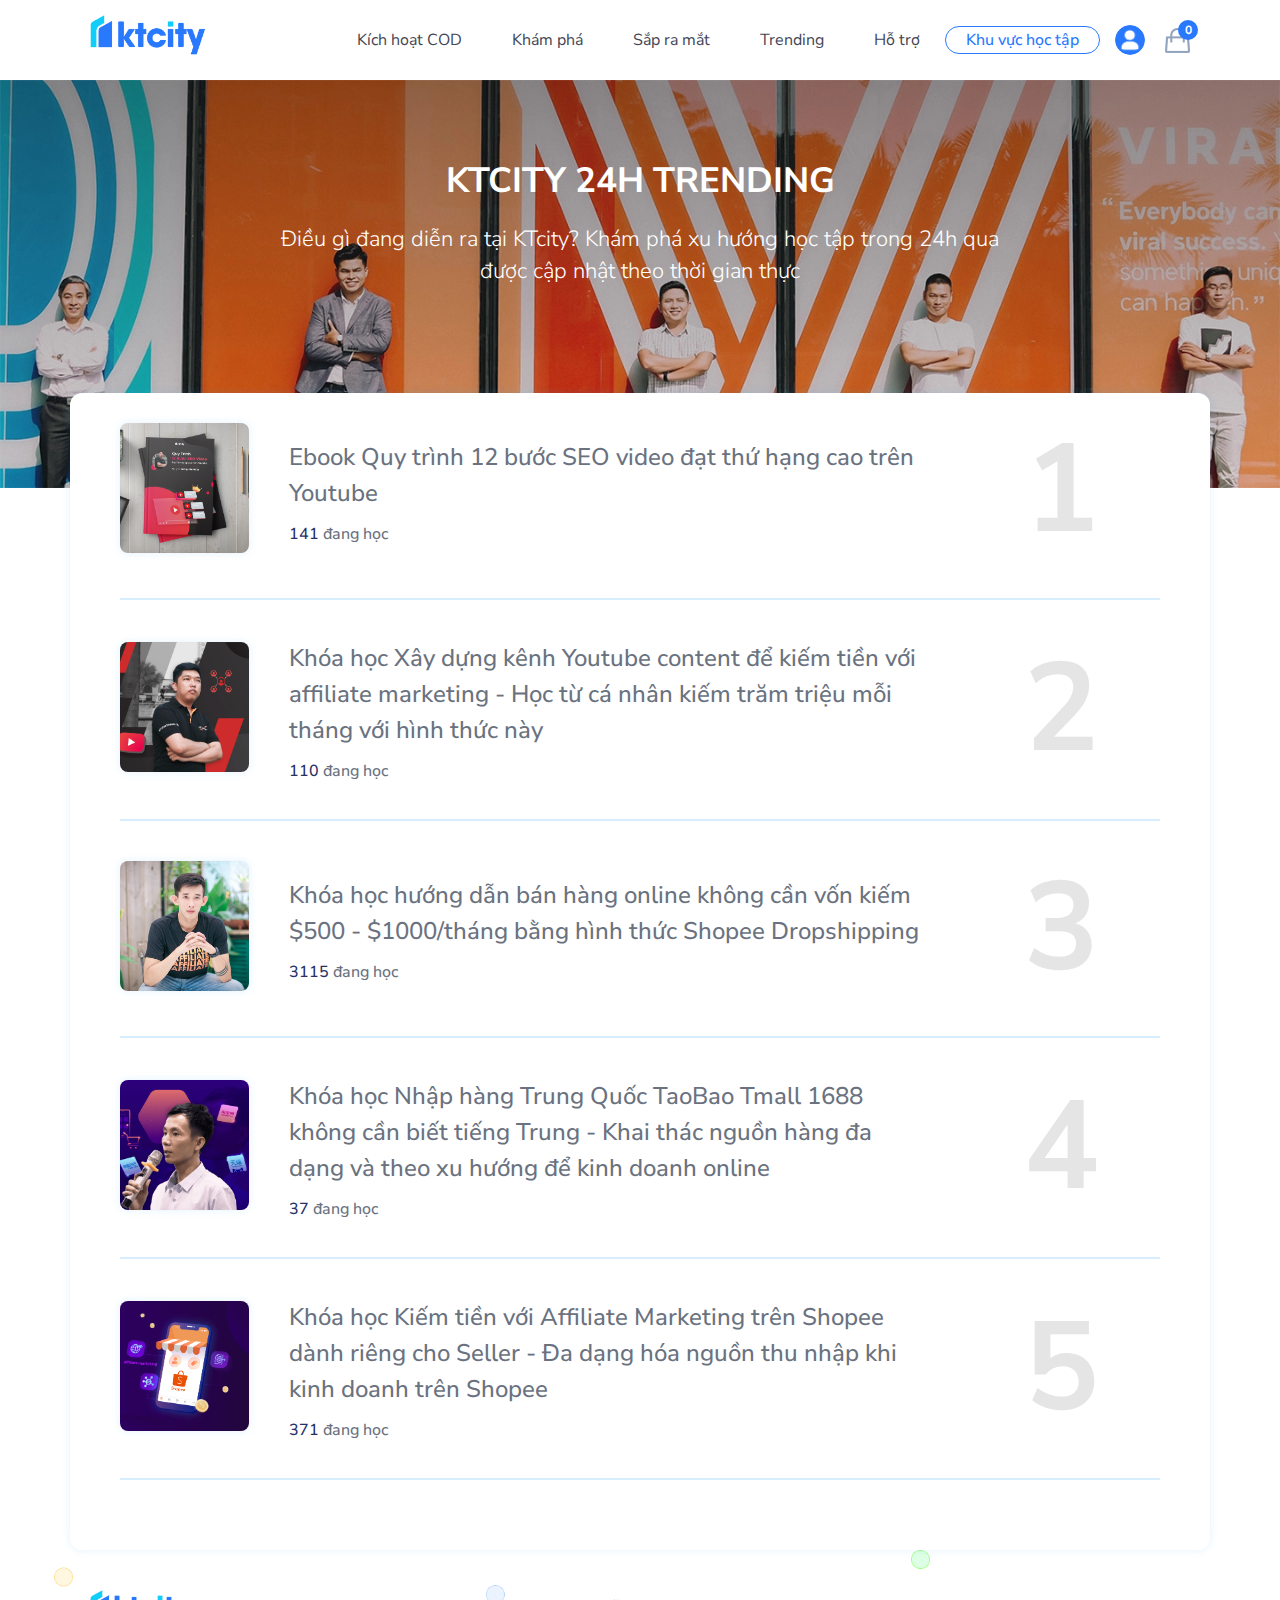
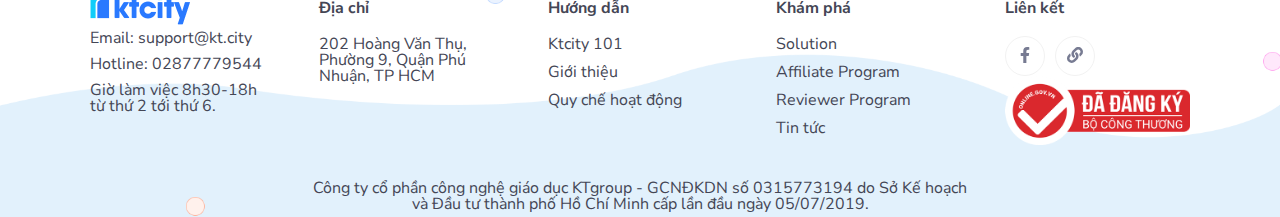
<file: trending.html>
<!DOCTYPE html>
<html lang="en">

<head>
    <meta charset="UTF-8">
    <meta name="viewport" content="width=device-width, initial-scale=1.0">

    <link rel="icon" href="./img/favicon.png">

    <link rel="stylesheet" href="css/reset.css">
    <link href="https://fonts.googleapis.com/css2?family=Nunito+Sans:wght@300;400;600;700;800&display=swap"
        rel="stylesheet">
    <link rel="stylesheet" href="css/fontawesome.min.css">
    <link rel="stylesheet" href="css/slick.css">
    <link rel="stylesheet" href="css/style.css">
    <link rel="stylesheet" href="css/trending.css">
    <link rel="stylesheet" href="css/responsive.css">
    <title>Cộng đồng Digital Marketing & MMO đang học gì nhiều trên KTcity?</title>
</head>

<body>

    <div class="app">
        <header class="header">
            <div class="header__container">
                <div class="header__logo">
                    <a href="/">
                        <img class="logo" src="./img//ktcity-logo.png" alt="">
                    </a>
                </div>
                <nav class="navbar" id="nav">
                    <!-- <i class="fas fa-times nav__toggle--close"></i> -->
                    <span class="nav__toggle--close">
                        &times;
                    </span>
                    <div class="guest">
                        <div class="guest__image">
                            <img src="./img/default-avatar.png" class="guest__image--white" alt="">
                        </div>
                        <div class="guest__info">
                            Hello,
                            <strong>Guest</strong>
                        </div>
                    </div>
                    <ul class="nav__list">
                        <li class="nav__item">
                            <a href="/cod.html" class="nav__link">
                                <img src="./img/HomePage/icon-menu-active.png" alt="">
                                Kích hoạt COD
                            </a>
                        </li>
                        <li class="nav__item">
                            <a href="/categories.html" class="nav__link">
                                <img src="./img/HomePage/icon-menu-search.png" alt="">
                                Khám phá
                            </a>
                        </li>
                        <li class="nav__item">
                            <a href="/coming.html" class="nav__link">
                                <img src="./img/HomePage/icon-menu-active.png" alt="">
                                Sắp ra mắt
                            </a>
                        </li>
                        <li class="nav__item">
                            <a href="/trending.html" class="nav__link">
                                <img src="./img/HomePage/icon-menu-search.png" alt="">
                                Trending
                            </a>
                        </li>
                        <li class="nav__item">
                            <a href="/support.html" class="nav__link">
                                <img src="./img/HomePage/icon-menu-support.png" alt="">
                                Hỗ trợ
                            </a>
                        </li>
                        <li class="nav__item">
                            <a href="/myclass.html" class="nav__link--login">
                                Khu vực học tập
                            </a>
                        </li>
                        <li class="nav__item">
                            <a href="/profile.html" class="nav__link--avatar">
                                <img class="avatar" src="./img/default-avatar.png" alt="">
                            </a>
                        </li>
                        <a href="/checkout.html" class="nav__link--cart">
                            <img class="bag" src="./img/icon-bag.png" alt="">
                            <div class="cart-count">
                                <span>0</span>
                            </div>
                        </a>
                    </ul>
                </nav>

                <div class="header__right">
                    <div class="header__bag">
                        <a href="" class="nav__link--cart">
                            <img class="bag" src="./img/icon-bag.png" alt="">
                            <div class="cart-count">
                                <span>0</span>
                            </div>
                        </a>
                    </div>
                    <div class="header__bar--icon">
                        <i class="fas fa-bars header__right--icon"></i>
                    </div>
                </div>
            </div>
        </header>

        <section class="trending">
            <div class="trending__banner">
                <img src="./img/Trending/trending-banner,jpg" alt="">
                <div class="home__section--container trending__banner-content">
                    <h2 class="trending__banner-content-title">
                        KTCITY 24H TRENDING
                    </h2>
                    <p class="trending__banner-content-text">
                        Điều gì đang diễn ra tại KTcity? Khám phá xu hướng học tập trong 24h qua được cập nhật theo thời
                        gian thực
                    </p>
                </div>
            </div>
            <div class="trending__main">
                <div class="home__section--container trending__main--list">
                    <div class="trending__main--item">
                        <div class="trending__main--item-avatar">
                            <a href="">
                                <img src="./img/Trending/trending-1.jpg" alt="">
                            </a>
                        </div>
                        <div class="trending__main--item-content">
                            <h2 class="trending__main--item-course">
                                <a href="" class="trending__main--item-link">
                                    Ebook Quy trình 12 bước SEO video đạt thứ hạng cao trên Youtube
                                </a>
                            </h2>
                            <p class="trending__main--item-learn">
                                <span>141</span> đang học
                            </p>
                        </div>
                        <div class="trending__main--item-number">
                            1
                        </div>
                    </div>
                    <div class="trending__main--item">
                        <div class="trending__main--item-avatar">
                            <a href="">
                                <img src="./img/Trending/trending-2.jpg" alt="">
                            </a>
                        </div>
                        <div class="trending__main--item-content">
                            <h2 class="trending__main--item-course">
                                <a href="" class="trending__main--item-link">
                                    Khóa học Xây dựng kênh Youtube content để kiếm tiền với affiliate marketing - Học từ
                                    cá nhân kiếm trăm triệu mỗi tháng với hình thức này
                                </a>
                            </h2>
                            <p class="trending__main--item-learn">
                                <span>110</span> đang học
                            </p>
                        </div>
                        <div class="trending__main--item-number">
                            2
                        </div>
                    </div>
                    <div class="trending__main--item">
                        <div class="trending__main--item-avatar">
                            <a href="">
                                <img src="./img/Trending/trending-3.jpg" alt="">
                            </a>
                        </div>
                        <div class="trending__main--item-content">
                            <h2 class="trending__main--item-course">
                                <a href="" class="trending__main--item-link">
                                    Khóa học hướng dẫn bán hàng online không cần vốn kiếm $500 - $1000/tháng bằng hình
                                    thức Shopee Dropshipping
                                </a>
                            </h2>
                            <p class="trending__main--item-learn">
                                <span>3115</span> đang học
                            </p>
                        </div>
                        <div class="trending__main--item-number">
                            3
                        </div>
                    </div>
                    <div class="trending__main--item">
                        <div class="trending__main--item-avatar">
                            <a href="">
                                <img src="./img/Trending/trending-4.jpg" alt="">
                            </a>
                        </div>
                        <div class="trending__main--item-content">
                            <h2 class="trending__main--item-course">
                                <a href="" class="trending__main--item-link">
                                    Khóa học Nhập hàng Trung Quốc TaoBao Tmall 1688 không cần biết tiếng Trung - Khai
                                    thác nguồn hàng đa dạng và theo xu hướng để kinh doanh online
                                </a>
                            </h2>
                            <p class="trending__main--item-learn">
                                <span>37</span> đang học
                            </p>
                        </div>
                        <div class="trending__main--item-number">
                            4
                        </div>
                    </div>
                    <div class="trending__main--item">
                        <div class="trending__main--item-avatar">
                            <a href="">
                                <img src="./img/Trending/trending-5.jpg" alt="">
                            </a>
                        </div>
                        <div class="trending__main--item-content">
                            <h2 class="trending__main--item-course">
                                <a href="" class="trending__main--item-link">
                                    Khóa học Kiếm tiền với Affiliate Marketing trên Shopee dành riêng cho Seller - Đa
                                    dạng hóa nguồn thu nhập khi kinh doanh trên Shopee
                                </a>
                            </h2>
                            <p class="trending__main--item-learn">
                                <span>371</span> đang học
                            </p>
                        </div>
                        <div class="trending__main--item-number">
                            5
                        </div>
                    </div>
                </div>
            </div>
        </section>

        <footer class="footer">
            <div class="home__section--container footer__container">
                <div class="footer__item">
                    <a href="/" class="logo">
                        <img src="./img/ktcity-logo.png" alt="">
                    </a>
                    <p style="margin-bottom: 1rem;">
                        Email: support@kt.city
                    </p>
                    <p style="margin-bottom: 1rem;">
                        Hotline: 02877779544
                    </p>
                    <p style="margin-bottom: 1rem;">
                        Giờ làm việc 8h30-18h từ thứ 2 tới thứ 6.
                    </p>
                </div>

                <div class="footer__item">
                    <h4>
                        Địa chỉ
                    </h4>
                    <div class="footer__item--content">
                        <p>
                            202 Hoàng Văn Thụ, Phường 9, Quận Phú Nhuận, TP HCM
                        </p>
                    </div>
                </div>

                <div class="footer__item">
                    <h4>
                        Hướng dẫn
                    </h4>
                    <div class="footer__item--content">
                        <ul>
                            <li>
                                <a href="">
                                    Ktcity 101
                                </a>
                            </li>
                            <li>
                                <a href="">
                                    Giới thiệu
                                </a>
                            </li>
                            <li>
                                <a href="">
                                    Quy chế hoạt động
                                </a>
                            </li>
                        </ul>
                    </div>
                </div>
                <div class="footer__item">
                    <h4>
                        Khám phá
                    </h4>
                    <div class="footer__item--content">
                        <ul>
                            <li>
                                <a href="">
                                    Solution
                                </a>
                            </li>
                            <li>
                                <a href="">
                                    Affiliate Program
                                </a>
                            </li>
                            <li>
                                <a href="">
                                    Reviewer Program
                                </a>
                            </li>
                            <li>
                                <a href="">
                                    Tin tức
                                </a>
                            </li>
                        </ul>
                    </div>
                </div>
                <div class="footer__item">
                    <h4>
                        Liên kết
                    </h4>
                    <div class="footer__item--content">
                        <ul class="socials">
                            <li>
                                <a href="">
                                    <i class="fab fa-facebook-f"></i>
                                </a>
                            </li>
                            <li>
                                <a href="">
                                    <i class="fas fa-link"></i>
                                </a>
                            </li>
                        </ul>
                    </div>
                    <div class="bct">
                        <a href="">
                            <img src="./img/bct.png" alt="">
                        </a>
                    </div>
                </div>
            </div>
            <div class="copy-right">
                <p>
                    Công ty cổ phần công nghệ giáo dục KTgroup - GCNĐKDN số 0315773194 do Sở Kế hoạch và Đầu tư thành
                    phố Hồ Chí Minh cấp lần đầu ngày 05/07/2019.
                </p>
            </div>
        </footer>

    </div>

    <script src="js/jquery-3.4.1.min.js"></script>
    <script src="js/fontawesome.min.js"></script>
    <script src="js/slick.js"></script>
    <script>
        $(document).ready(function () {
            $('.slider__main').slick({
                arrows: false,
                dots: true,
                dotsClass: 'slick-dots',
                infinite: true,
                autoplay: true,
                autoplaySpeed: 2500
            });
            $('.partner__list').slick({
                infinite: true,
                slidesToShow: 4,
                slidesToScroll: 1
            });
        });
    </script>
    <script src="js/main.js"></script>
</body>

</html>
</file>
<file: css/style.css>
* {
    margin: 0;
    padding: 0;
    box-sizing: border-box
}

:root {
    --primary-color: #2979ff;
    --success-color: #00d664;
    --warning-color: #ffc65e;
    --danger-color: #fd3436;
    --info-color: #10cdf9;
    --gray-color: #6a7280;
    --gray-blur-color: #95a4bd;
    --gray-dark-color: #444655;
    --gray-light-color: #a9aabc;
    --white-color: white;
    --black-color: black;
    --primaryLight-color: #72b8ee;
    --primaryLighter-color: #d7eeff;
    --gray-lighter-color: #f2f2f2;
    --gray-lightest-color: #f8f8ff;
    --blue-dark-color: #3f5a86;
    --background-color: #f5f8fc;
    --tableBorder-color: #f4f7fb;
    --success2-color: #21e897;
    --purple-color: #273167;
    --purpleLight-color: #777b92;
    --heading-color-color: #090a0b;
    --wrapper: 1440px;
    --padding-space: 2rem;
}

html {
    font-size: 62.5%;
    line-height: 1.6rem;
}

body {
    font-family: 'Nunito Sans', sans-serif;
    overflow-x: hidden;
}

a {
    text-decoration: none;
    transition: 0.25s all ease-in;
    outline: none;
}

button:focus {
    outline: none;
}

/* ------------      HEADER       ---------------- */

.header {
    background-color: var(--white-color);
    height: 80px;
    position: relative;
    z-index: 9999;
}

.header__container {
    max-width: 114rem;
    height: 80px;
    display: flex;
    align-items: center;
    justify-content: space-between;
    margin: 0 auto;
    padding: 0 2rem;
}

.header__right {
    display: none;
}

.nav__toggle--close {
    display: none;
    cursor: pointer;
    position: absolute;
    right: 2.5rem;
    top: 3rem;
    font-size: 3rem;
    font-weight: 900;
    z-index: 5;
    color: var(--white-color);
}

.header__logo {
    display: block;
    max-width: 11.5rem;
}

.header__logo .logo {
    max-width: 100%;
}   

.navbar {
    display: block;
}

.nav__list {
    display: flex;
    align-items: center;
}

.nav__link {
    display: block;
    font-size: 1.6rem;
    line-height: 80px;
    color: var(--gray-dark-color);
    transition: color 0.3s ease-in;
    padding: 0 25px;
}

.nav__link--login {
    text-align: center;
    display: inline-block;
    font-weight: 500;
    font-size: 1.6rem;
    color: var(--primary-color);
    background-color: var(--white-color);
    padding: 0.5rem 1rem;
    width: 155px;
    border: 1px solid var(--primary-color);
    border-radius: 5rem;
    transition: 0.3s all ease-in;
}

.nav__link--avatar {
    display: block;
    width: 3rem;
    height: 3rem;
    margin-left: 15px;
    border-radius: 3rem;
    overflow: hidden;
}

.nav__link--avatar .avatar {
    max-width: 100%;
}

.nav__link--cart {
    margin-left: 2rem;
    position: relative;
    display: flex;
    align-items: center;
    justify-self: center;
}

.nav__link--cart .bag {
    width: 2.5rem;
    height: auto;
    max-width: 100%;
}

.cart-count {
    position: absolute;
    top: -0.8rem;
    right: -0.8rem;
}

.cart-count span {
    display: inline-block;
    width: 2rem;
    height: 2rem;
    line-height: 2rem;
    text-align: center;
    font-size: 1.2rem;
    font-weight: 700;
    border-radius: 50%;
    background-color: var(--primary-color);
    color: var(--white-color);
}

.guest {
    display: none;
}   

.guest__image {
    min-width: 6rem;
    width: 6rem;
    height: 6rem;
    box-shadow: rgb(114, 184, 238) 0px 0px 0px 3px, white 0px 0px 0px 6px;
    margin-right: 1rem;
    border-radius: 6rem;
    overflow: hidden
}

.guest__image--white {
    filter: brightness(10);
}

.guest__info {
    margin-left: 0.5rem;
    color: white;
    font-size: 1.8rem;
}

/* ------------     Slider    ---------------- */

.slider {
    position: relative;
}

.slider__item img {
    height: 60rem;
    width: 100%;
    object-fit: cover;
}

.slick-track {
    max-height: 600px;
    overflow: hidden;
}

.slick-dots {
    position: absolute;
    left: 50%;
    transform: translateX(-50%);
    z-index: 100;
    bottom: 2rem;
    align-items: center;
    display: flex !important;
}

.slick-dots li {
    margin: 0 0.5rem;
}

.slick-dots li.slick-active button {
    background-color: var(--primaryLight-color);
}

.slick-dots li button {
    cursor: pointer;
    font-size: 0px;
    height: 1.5rem;
    width: 1.5rem;
    background-color: rgb(106, 114, 128);
    box-shadow: none;
    position: relative;
    transform: none !important;
    border-width: 0px;
    padding: 0px;
    border-radius: 50%;
}

/* ------------    Partner Section     -------------- */

.partner {
    background-color: #F8F9FF;
    padding: 7.5rem 0px 4rem;
    position: relative;
}

.partner__container {
    max-width: 114rem;
    margin: 0 auto;
    padding-left: 2rem;
    padding-right: 2rem;
}

/* .partner__heading {
    
} */

.partner__heading--title {
    font-size: 3.5rem;
    color: rgb(39, 49, 103);
    text-align: center;
    font-weight: bold;
    max-width: 65%;
    margin: 0 auto 6rem;
    line-height: 50px;
}

/* -----  slide  ----- */

.slick-arrow {
    top: calc(50% - 2rem);
    width: 4rem;
    height: 4rem;
    line-height: 4rem;
    font-size: 0;
    border: 0;
    outline: none;
    box-shadow: none;
    border-radius: 50px;
    cursor: pointer;
    position: absolute;
    z-index: 60;
}

.slick-arrow.slick-prev {
    left: 1rem;
    transform: translate(-50%,-50%);
    background: url('../img/HomePage/icon-slide-left.svg') no-repeat center center;
    background-size: contain;
}

.slick-arrow.slick-next {
    right: -3rem;
    transform: translate(-50%,-50%);
    background: url('../img/HomePage/icon-slide-right.svg') no-repeat center center;
    background-size: contain;
}

.partner__list {
    padding: 1rem 0px 5rem;
}

.partner__list .slick-list .slick-slide {
    margin: 0px 1rem;
}

.partner__item {
    background-color: white;
    box-shadow: rgba(66, 165, 245, 0.15) 0px 0px 8px 0px;
    text-align: center;
    height: 100%;
    border-radius: 16px;
    position: relative;
}

.partner__item--link {
    display: flex;
    flex-direction: column;
    height: 100%;
    padding: 2.5rem 2.5rem 5rem;
}

.partner__item--img {
    position: relative;
    width: 15rem;
    height: 15rem;
    z-index: 2;
    margin: 0px auto 2.5rem;
    border-radius: 50%;
}

.partner__item--img::before {
    content: "";
    position: absolute;
    bottom: -1rem;
    left: 1rem;
    width: 4rem;
    height: 4rem;
    background-color: #d7e6f4;
    z-index: -1;
    border-radius: inherit;
}

.partner__item--img::after {
    content: "";
    position: absolute;
    top: -2rem;
    right: 2rem;
    z-index: -1;
    width: 3px;
    height: 3px;
    box-shadow: rgb(177, 205, 252) 0px 0px 0px 0px, rgb(177, 205, 252) -25px 25px 0px 0px, rgb(177, 205, 252) -10px 25px 0px 0px, rgb(177, 205, 252) 5px 25px 0px 0px, rgb(177, 205, 252) 20px 25px 0px 0px, rgb(177, 205, 252) 20px 40px 0px 0px, rgb(177, 205, 252) 5px 40px 0px 0px, rgb(177, 205, 252) -10px 40px 0px 0px, rgb(177, 205, 252) 5px 55px 0px 0px, rgb(177, 205, 252) 20px 55px 0px 0px, rgb(177, 205, 252) 20px 70px 0px 0px;
    border-radius: inherit
}

.partner__item--img img {
    box-shadow: rgba(66, 165, 245, 0.15) 0px 0px 8px 0px;
    width: 15rem;
    height: 15rem;
    object-fit: cover;
    background-color: white;
    margin: 0px auto;
    border-radius: 50%;
    border-width: 4px;
    border-style: solid;
    border-color: white;
    border-image: initial;
}

.partner__learn {
    white-space: nowrap;
    color: rgb(102, 102, 102);
    font-weight: 300;
    margin-bottom: 5px;
    font-size: initial;
}

.partner__name {
    margin-top: auto;
    font-size: 2rem;
    font-weight: 600;
    color: rgb(39, 49, 103);
}

.more-expert {
    text-align: center;
}

.more-expert-text {
    font-size: 2rem;
    color: rgb(39, 49, 103);
    padding-bottom: 1.5rem;
    display: inline-block;
    border-bottom: 1px solid rgb(114, 184, 238);
}

/* ----------------     News    -------------- */

.news {
    background-color: #EAF3FA;
    width: 100%;
    margin-bottom: 4rem;
    padding: 3rem 0px;
}

.news__container {
    max-width: 114rem;
    margin: 0 auto;
    padding-left: 2rem;
    padding-right: 2rem;
}

.news-list {
    display: flex;
    justify-content: space-between;
    align-items: center;
    max-width: 60rem;
    margin: 0 auto;
}

.news-item a {
    display: block;
}

.news-item img {
    max-height: 3rem;
}

/* -------------      Home Item      ---------- */

.home__section {
    width: 100%;
}

.home__section--container {
    max-width: 114rem;
    margin: 0 auto;
    padding-left: 2rem;
    padding-right: 2rem;
    padding-bottom: 2.5rem;
}

.home__section--heading {
    width: 100%;
}

.home__section--heading-title {
    font-size: 2.2rem;
    font-weight: 600;
    color: rgb(102, 102, 102);
    margin-bottom: 3rem;
}

.home__section--heading-icon {
    color: var(--warning-color);
    margin-right: 1rem;
}

.home__section--list {
    margin: 0px -1rem;
    display: flex;
    flex-flow: row wrap;
}

.home__section--item {
    cursor: pointer;
    background-color: white;
    width: calc(33.333% - 2rem);
    box-shadow: rgba(66, 165, 245, 0.15) 0px 0px 8px 0px;
    margin: 0px 1rem 2rem;
    border-radius: 12px;
    overflow: hidden;
    transition: transform 0.3s linear 0s, box-shadow 0.2s linear 0s;
}

.home__section--item:hover {
    box-shadow: rgba(66, 165, 245, 0.3) 4px 4px 16px 0px;
}

.home__section--item-img img {
    height: 20rem;
    width: 100%;
    object-fit: cover;
}

.home__section--item-content {
    height: calc(100% - 20rem);
    display: flex;
    padding: 1.5rem;
    flex-flow: column nowrap;
}

.home__section--item-description {
    margin-bottom: 1rem;
    font-weight: 500;
    display: inline-block;
    font-size: 1.6rem;
    color: rgb(68, 70, 85);
}

.home__section--item-footer {
    margin-top: auto;
    display: flex;
    -webkit-box-align: center;
    align-items: center;
    -webkit-box-pack: justify;
    justify-content: space-between;
}

.home__section--item-author {
    display: flex;
}

.home__section--item-avatar img {
    width: 2.5rem;
    height: 2.5rem;
    margin-right: 1rem;
    object-fit: cover;
    border-radius: 5rem;
}

.home__section--item-name {
    color: rgb(149, 164, 189);
    font-size: 14px;
    font-weight: 300;
}

.home__section--footer-icon {
    font-size: 2.3rem;
    color: var(--danger-color);
}

.home__section--footer-img {
    margin-left: auto;
    font-size: 14px;
}

.home__section--footer-img img{
    max-height: 2.3rem;
}

.home__section--item-tag {
    display: flex;
    margin-bottom: 0.5rem;
    flex-flow: row wrap;
}

.tag-content {
    display: block;
    margin: 0 0.25rem;
    color: rgb(149, 164, 189);
    font-size: 1.2rem;
}

.view-more {
    text-align: center;
}

.view-more-button {
    margin-top: 10px;
    text-align: center;
    color: rgb(106, 114, 128);
    font-size: 16px;
    font-weight: 600;
    background-color: transparent;
    border-width: 0px;
    padding: 0px;
    cursor: pointer;
}

.view-more-button:hover {
    color: rgb(68, 70, 85);
}

/* -----------     About Us     ------------- */

.about {
    padding-bottom: 3rem;
    margin-bottom: 7rem;
    background-size: 105%;
    padding-top: 10rem;
    background-image: url('../img/HomePage/about-bg.png');
    background-repeat: no-repeat;
    background-position: center top;
}

.about__item {
    margin-bottom: 10rem;
    display: flex;
    justify-content: space-between;
    align-items: center;
}

.about__item:last-child {
    flex-direction: row-reverse;
}

.about__item--box {
    width: calc(50% - 2rem);
}

.about__item--box img {
    max-width: 45rem;
    margin: 0px auto;
}

.about__item--box .about__item--box-text {
    position: relative;
}

.about__item--box .about__item--box-text h3 {
    font-size: 3rem;
    color: rgb(39, 49, 103);
    line-height: 1.4;
    margin-bottom: 2.5rem;
    font-weight: 400;
}

.about__item--box .about__item--box-text p {
    font-size: 1.8rem;
    margin-bottom: 1rem;
    color: rgb(68, 70, 85);
    line-height: 1.8;
    font-weight: 400;
}

/* -----------   Footer   ------------ */

.footer {
    padding-top: 5rem;
    background-image: url('../img/footer-bg.png');
    background-size: cover;
    background-repeat: no-repeat;
    background-position: center top;
}

.footer__container {
    display: flex;
    align-items: flex-start;
    -webkit-box-pack: justify;
    justify-content: space-between;
    flex-flow: row wrap;
    padding-bottom: 0;
}

.footer__item {
    width: calc(20% - 3.5rem);
}

.footer__item p {
    font-size: 1.6rem;
    color: rgb(68, 70, 85);
}

.logo {
    display: block;
    margin-top: -1rem;
}

.logo img {
    max-width: 10rem;
}

.footer__item h4 {
    font-size: 1.6rem;
    margin-bottom: 2rem;
    font-weight: bold;
    color: rgb(68, 70, 85);
}

.footer__item--content {
    position: relative;
}

.footer__item--content p {
    color: rgb(68, 70, 85);
    font-size: 1.6rem;
}

.footer__item .footer__item--content ul:not(.socials) li {
    margin-bottom: 1rem;
}

.footer__item .footer__item--content ul:not(.socials) li a{
    color: rgb(68, 70, 85);
    display: inline-block;
    transition: all 0.2s linear 0s;
    font-size: 1.6rem;
}

.footer__item--content .socials {
    display: flex;
    -webkit-box-align: center;
    align-items: center;
}

.footer__item .socials li:not(:last-child) {
    margin-right: 1rem;
}

.footer__item--content .socials a {
    width: 4rem;
    height: 4rem;
    font-size: 1.6rem;
    text-align: center;
    line-height: 3.8rem;
    background-color: white;
    display: block;
    color: rgb(119, 123, 146);
    border-radius: 4rem;
    border-width: 1px;
    border-style: solid;
    border-color: rgb(242, 242, 242);
    border-image: initial;
    transition: all 0.2s linear 0s;
}

.footer__item--content .socials a:hover {
    color: var(--white-color);
    background-color: var(--primary-color);
}

.copy-right {
    text-align: center;
    max-width: 70rem;
    padding: 2rem 2rem 0.5rem 2rem;
    margin: 10px auto 0px;
}

.copy-right p {
    color: rgb(68, 70, 85);
    font-size: 1.6rem;
}
</file>
<file: css/responsive.css>
@media screen and (min-width: 1024px) {
    .nav__link > img {
        display: none;
    }
}

@media screen and (max-width: 1023px) {
    .navbar {
        height: 100%;
        width: 30rem;
        position: fixed;
        z-index: 999;
        top: 0;
        right: 0;
        bottom: 0;
        background-color: #fff;
        overflow-x: hidden;
        transition: 0.3s all ease;
        transform: translateX(102%);
        box-shadow: rgba(66, 165, 245, 0.3) 4px 4px 16px 0;
    }

    .navbar-resposive {
        transform: translateX(0);
    }

    .nav__list {
        flex-direction: column;
        align-items: flex-start;
        height: calc(100vh - 120px);
        overflow-y: auto;
        padding-bottom: 2rem;
    }

    .header__right {
        display: flex;
        align-items: center;
    }

    .nav__toggle--close {
        display: block;
    }

    .header__right .header__bag {
        margin-right: 20px;
    }

    .header__bar--icon {
        display: flex;
        align-items: center;
    }

    .header__right--icon {
        font-size: 1.8rem;
        cursor: pointer;
    }

    .nav__item {
        width: 100%;
    }

    .nav__link {
        display: flex;
        width: 100%;
        align-items: center;
        padding: 1.5rem 3rem;
        line-height: 1.6rem;
    }

    .nav__item:nth-child(5) {
        margin-bottom: 20px;
    }

    .nav__link--login {
        min-width: 12rem;
        color: rgb(81, 155, 244);
        line-height: 1.6rem;
        padding: 1rem 1rem;
        display: block;
        margin: 0 auto;
    }

    .nav__link--avatar,
    .nav__link--cart {
        display: none;
    }

    .nav__link > img {
        max-width: 1.6rem;
        margin-right: 2rem;
    }

    .guest {
        display: flex;
        align-items: center;
        padding: 3rem;
        background: url('../img/img-square.png') 5% 15% / 12% no-repeat var(--primaryLight-color);
    }

    /* --------  Slide   -------- */

    .slick-slide>div img {
        max-height: 28rem;
        width: 100%;
        object-fit: cover;
    }

    .slider__item img {
        height: 25rem;
    }

    .slick-dots li {
        margin: 0 0.25rem;
    }

    .slick-dots li button {
        width: 1rem;
        height: 1rem;
    }
}
</file>
<file: css/categories.css>
.category {
    background-color: #fff;
    padding: 5rem 0;
}

.category__heading {
    width: 100%;
}

.category__heading--title {
    font-size: 3rem;
    margin-bottom: 2.5rem;
    font-weight: bold;
    color: rgb(39, 49, 103);
    text-align: center;
}

.category__heading--search {
    position: relative;
    width: 47rem;
    background-color: rgb(245, 246, 252);
    color: rgb(165, 165, 165);
    font-size: 2rem;
    display: flex;
    -webkit-box-align: center;
    align-items: center;
    margin: 0px auto 7.5rem;
    border-radius: 9px;
    padding: 0.5rem 2rem;
}

.category__heading--search-icon {
    font-size: 1.6rem;
    flex-shrink: 0;
    margin-right: 1.5rem;
}

.category__heading--input {
    width: 100%;
    height: 4rem;
    display: block;
    color: rgb(68, 70, 85);
    font-size: 1.6rem;
    background-color: transparent;
    transition: border 0.2s linear 0s;
    -webkit-appearance: none;
    border-width: 0px;
    border-style: initial;
    border-color: initial;
    border-image: initial;
    padding: 0px;
    border-radius: 0px;
}

.category__search--list {
    flex-wrap: wrap;
    display: flex;
    -webkit-box-align: center;
    align-items: center;
    -webkit-box-pack: center;
    justify-content: center;
}

.category__search--item {
    margin-right: 2rem;
    margin-bottom: 2rem;
    cursor: pointer;
    background-color: rgb(240, 240, 240);
    display: flex;
    -webkit-box-align: center;
    align-items: center;
    white-space: nowrap;
    border-radius: 25.5px;
}

.category__search--list .category__search--item.active {
    background-color: rgba(197, 234, 255, 0.35);
}

.category__search--list .category__search--item.active .category__search--item-icon{
    background-color: rgb(41, 121, 255);
}

.category__search--item-icon {
    width: 4rem;
    height: 4rem;
    color: white;
    display: flex;
    -webkit-box-align: center;
    align-items: center;
    -webkit-box-pack: center;
    justify-content: center;
    font-size: 2.2rem;
    background-color: rgb(102, 102, 102);
    overflow: hidden;
    border-radius: 4rem;
}

.category__search--item-text {
    display: inline-block;
    vertical-align: middle;
    color: rgb(102, 102, 102);
    font-weight: 300;
    font-size: 1.8rem;
    padding: 0px 1.5rem 0px 1rem;
}
</file>
<file: css/checkout.css>
.checkout {
    min-height: calc(100vh - 35rem);
    padding: 6rem 4rem 5rem;
    background-color: #F8F9FF;
}

.checkout__container {
    background-color: white;
    width: 100%;
    max-width: 90rem;
    display: flex;
    -webkit-box-pack: justify;
    justify-content: space-between;
    border-radius: 8px;
    margin: 0px auto;
    flex-flow: row wrap;
    padding: 3rem 6rem;
    box-shadow: rgba(153, 196, 227, 0.4) 0px 5px 15px;
}

.checkout__steps {
    width: 100%;
    margin-bottom: 2rem;
    padding-bottom: 2rem;
    border-bottom: 1px dashed rgb(243, 243, 243);
}

.checkout__steps--list {
    display: flex;
    align-items: flex-start;
    -webkit-box-pack: justify;
    justify-content: space-between;
    position: relative;
}

.checkout__steps--list::before {
    content: "";
    position: absolute;
    top: 6px;
    left: 4%;
    width: 91%;
    height: 4px;
    background-color: rgb(169, 170, 188);
}

.checkout__steps--list::after {
    content: "";
    position: absolute;
    top: 6px;
    left: 4%;
    width: 0px;
    height: 4px;
    background-color: rgb(41, 121, 255);
    border-radius: 5rem;
    transition: width 0.4s linear 0s;
}

.checkout__steps--item {
    cursor: pointer;
    position: relative;
    z-index: 10;
    text-align: center;
    font-size: 1.8rem;
    color: rgb(41, 121, 255);
}

.checkout__steps--item.active .pointed {
    transition-delay: 0.425s;
    background-color: rgb(41, 121, 255);
    box-shadow: white 0px 0px 0px 4px, rgb(41, 121, 255) 0px 0px 0px 8px;
}

.checkout__steps--item:not(:first-child) .pointed {
    background-color: white;
    box-shadow: rgb(169, 170, 188) 0px 0px 0px 4px;
}

.pointed {
    width: 1.5rem;
    height: 1.5rem;
    background-color: rgb(169, 170, 188);
    box-shadow: rgb(169, 170, 188) 0px 0px 0px 4px;
    border-radius: 5rem;
    margin: 0px auto 2rem;
    transition: all 0.25s linear 0s;
}

.checkout__steps--item p {
    color: rgb(169, 170, 188);
    transition: all 0.25s linear 0s;
}


/* -------   List courses   --------- */

.checkout__info {
    width: 100%;
}

.checkout__info--title {
    font-size: 3rem;
    color: rgb(39, 49, 103);
    font-weight: bold;
    margin-bottom: 2rem;
}

.checkout__info--desc {
    font-size: 1.8rem;
    font-weight: 300;
    margin-bottom: 3rem;
    color: rgb(106, 114, 128);
}

.checkout__info--desc .count {
    font-weight: 500;
    color: #2979ff;
}

.checkout__info--list {
    margin-top: 2rem;
}

.checkout__info--item {
    padding-bottom: 2rem;
    margin-bottom: 2rem;
    display: flex;
    align-items: flex-start;
    -webkit-box-pack: justify;
    justify-content: space-between;
    position: relative;
    width: 100%;
    flex-flow: row wrap;
    border-bottom: 1px solid rgb(243, 243, 243);
}

.checkout__info--item-info {
    display: flex;
    width: 50%;
    flex-flow: row nowrap;
}

.checkout__info--item-info img {
    width: 7.5rem;
    height: 7.5rem;
    object-fit: cover;
}

.checkout__info--item-content {
    padding-left: 2rem;
    width: calc(100% - 7.5rem);
}

.item-content-title {
    margin-bottom: 1rem;
    font-weight: 500;
    font-size: 1.6rem;
    color: rgb(68, 70, 85);;
}

.checkout__info--item-price {
    width: 15rem;
    text-align: left;
}

.price-last {
    font-size: 1.8rem;
    color: #273167;
}

.price-old {
    text-decoration: line-through;
    text-decoration-color: inherit;
    font-size: 1.4rem;
    color: #a9aabc;
}

.percent-sale {
    font-size: 1.4rem;
    color: #2979ff;
    display: inline-block;
    margin-left: 1.5rem;
}

.checkout__info--item-join {
    width: 10rem;
    text-align: center;
}

.join-button {
    color: rgb(41, 121, 255);
    background-color: transparent;
    font-size: 1.4rem;
    border-width: 1px;
    border-style: solid;
    border-color: rgb(41, 121, 255);
    border-image: initial;
    padding: 0.5rem 1rem;
    border-radius: 5rem;
    outline: none;
    cursor: pointer;
    transition: background-color 0.2s linear 0s, color 0.2s linear 0s;
}

.item-action-btn {
    cursor: pointer;
}

.item--action-icon {
    pointer-events: none;
    transition: color 0.2s linear 0s;
    font-size: 1.6rem;
    color: #95a4bd;
}

/* -------   Coupon   --------- */

.coupon {
    position: relative;
}

.coupon__checkout {
    display: flex;
    align-items: flex-end;
    -webkit-box-pack: justify;
    justify-content: space-between;
    margin: 2rem 0px;
}
/* 
.coupon__checkout--info {
    
} */

.coupon__checkout--info-pay {
    font-weight: 500;
    font-size: 1.8rem;
    color: rgb(68, 70, 85);
    margin-bottom: 2rem;
}

.coupon__checkout--info-total {
    color: rgb(106, 114, 128);
    display: inline-block;
    font-weight: 400;
    margin: 0px 5px;

}

.coupon__checkout--info-discount {
    color: rgb(169, 170, 188);
    font-size: 1.6rem;
    text-decoration: line-through;
    display: inline-block;
    font-weight: 400;
    margin: 0px 5px;
}

.coupon__checkout--info-sale {
    color: rgb(0, 214, 100);
    display: inline-block;
    font-weight: 400;
    margin: 0px 5px;
}

.coupon__checkout--info-form {
    width: fit-content;
    display: flex;
    -webkit-box-pack: justify;
    justify-content: space-between;
    border-width: thin;
    border-style: solid;
    border-color: rgb(229, 229, 229);
    border-image: initial;
    border-radius: 0px;
    margin-top: 25px;
}

.coupon__checkout--info-input {
    font-weight: 300;
    font-size: 2rem;
    color: rgb(84, 84, 84);
    max-width: 18rem;
    border-width: 0px;
    border-style: initial;
    border-color: initial;
    border-image: initial;
    border-radius: 0px;
    padding: 1.5rem 2rem;
}

.coupon__checkout--info-button {
    color: white;
    background-color: rgb(196, 196, 196);
    text-transform: uppercase;
    font-size: 2rem;
    font-weight: 500;
    min-width: 14rem;
    padding: 1rem 1.5rem;
    cursor: pointer;
}

.coupon__checkout--info-next {
    position: relative;
}

.coupon__checkout--info-next-button {
    color: white;
    font-size: 2rem;
    box-shadow: rgba(153, 196, 227, 0.25) 0px 3px 8px;
    background-color: rgb(41, 121, 255);
    text-transform: uppercase;
    font-weight: 500;
    padding: 1.5rem 2.75rem;
    border-width: 0px;
    border-style: initial;
    border-color: initial;
    border-image: initial;
    cursor: pointer;
}

.coupon__checkout--info-icon {
    margin-right: 1rem;
}
</file>
<file: css/activedCOD.css>
.actived {
    padding: 7rem 2rem;
    margin: 0px auto;
}

.actived__container {
    max-width: 65rem;
    text-align: center;
}

.actived__heading {
    width: 100%;
}

.actived__heading--title {
    font-weight: bold;
    font-size: 3.8rem;
    color: rgb(39, 49, 103);
    margin-bottom: 2.5rem;
}

.actived__heading--text {
    color: rgb(84, 84, 84);
    font-size: 2.2rem;
    font-weight: 300;
    margin-bottom: 3.5rem;
}

.actived__form {
    display: flex;
    margin: 2rem 0px;
}

.actived__form--input {
    font-size: 2rem;
    background-color: rgb(245, 245, 245);
    color: rgb(129, 129, 129);
    width: calc(100% - 18.5rem);
    margin-right: 2.5rem;
    padding: 1.5rem 3rem;
    border-radius: 9px;
    border-width: 0px;
    border-style: initial;
    border-color: initial;
    border-image: initial;
}

.actived__form--input::-webkit-input-placeholder {
    color: inherit;
}

.actived__form--button {
    color: white;
    font-size: 2rem;
    background-color: rgb(41, 121, 255);
    box-shadow: rgba(153, 196, 227, 0.35) 0px 4px 10px;
    font-weight: 500;
    width: 16rem;
    display: block;
    padding: 1rem 2.5rem;
    border-radius: 9px;
    cursor: pointer;
    transition: 0.3s all ease-in;
}

.actived__form--button:hover {
    background-color: rgb(71, 137, 252);
}

.actived__view {
    margin-top: 1rem;
    font-weight: 300;
    color: rgb(165, 165, 165);
    font-size: 1.8rem;
    cursor: pointer;
    display: inline-block
}

.actived__view--icon {
    margin-right: 1rem;
}
</file>
<file: css/coming.css>
.coming {
    position: relative;
}

.banner {
    height: 70rem;
    display: flex;
    flex-direction: column;
    justify-content: flex-end;
    align-items: center;
    background-image: url('../img/Coming/upcoming-banner2.jpg');
    background-size: cover;
    background-position: center center;
}

.coming__main {
    padding: 0 2rem;
}

.coming__main--container {
    max-width: 107rem;
    background-color: rgb(255, 255, 255);
    box-shadow: rgba(153, 196, 227, 0.4) 0px 5px 15px;
    transform: translateY(-5rem);
    position: relative;
    z-index: 2;
    padding: 3.5rem 6rem;
    border-radius: 12px;
    margin: -10rem auto 0px;
}

.coming__main--header {
    padding-bottom: 5rem;
}

.coming__main--header-title {
    font-size: 2.8rem;
    color: rgb(39, 49, 103);
    margin-bottom: 1.5rem;
}

.coming__main--header-text {
    font-size: 1.8rem;
    font-weight: 300;
    color: rgb(102, 102, 102);
}

.coming__main--list {
    width: 100%;
}

.coming__main--item {
    padding-bottom: 4.3rem;
    margin-bottom: 3.4rem;
    display: flex;
    -webkit-box-align: center;
    align-items: center;
    border-bottom: 1px solid rgb(208, 237, 250);
}

.coming__main--item-img {
    cursor: pointer;
    flex-shrink: 0;
    width: 14.5rem;
    height: 14.5rem;
    box-shadow: rgba(153, 196, 227, 0.35) 0px 4px 10px;
    border-radius: 11px;
    overflow: hidden;
}

.coming__main--item-img img {
    width: 100%;
    height: 100%;
    object-fit: cover;
    border-radius: inherit;
}

.coming__main--item-content {
    cursor: pointer;
    width: calc((100% - 14.5rem) - 7.5rem);
    padding-left: 5rem;
    padding-right: 10rem;
}

.coming__main--item-title {
    font-size: 2.4rem;
    color: rgb(80, 80, 80);
    font-weight: 500;
    margin-bottom: 1rem;
    line-height: 3.6rem;
}

.coming__main--item-author {
    color: inherit;
    border-bottom: 1px solid rgb(204, 204, 204);
    padding-bottom: 2px;
}

/* .coming__main--item-time {

} */

.coming__main--item-text {
    font-weight: 300;
    color: rgb(102, 102, 102);
    margin-right: 1rem;
    font-size: 1.6rem;
}

.coming__main--item-label {
    margin-right: 1rem;
    display: inline-block;
    text-align: center;
    padding: 0.5rem 1rem;
    border-radius: 5px;
}

.coming__main--item-label.date {
    color: rgb(2, 192, 168);
    background: rgba(81, 229, 210, 0.17);
    font-size: 1.6rem;
}

.coming__main--item-label.sale {
    color: rgb(255, 120, 112);
    font-weight: 300;
    font-size: 1.6rem;
    background: rgba(250, 220, 206, 0.4);
}

.coming__main--item-count {
    font-size: 2rem;
    display: flex;
    flex-direction: column;
    -webkit-box-align: center;
    align-items: center;
}

.vote {
    cursor: pointer;
    font-size: 2.8rem;
    color: rgb(169, 170, 188);
    background-color: transparent;
    transition: color 0.2s linear 0s;
    padding: 0px;
}

.coming__main--item-count-icon {
    pointer-events: none;
    font-size: 5rem;
}

.coming__main--item-number {
    color: rgb(185, 185, 185);
    font-weight: 700;
    margin: 0px 0.5rem;
}


.coming__main--viewmore {
    color: rgb(149, 164, 189);
    font-weight: 300;
    font-size: 1.8rem;
    background-color: transparent;
    display: block;
    padding: 1rem 2rem;
    margin: 0px auto;
    cursor: pointer;
}


.coming__main--viewmore-icon {
    margin-right: 0.5rem;
}
</file>
<file: css/support.css>
.support {
    width: 100%;
}

.support__container {
    flex-direction: row;
    -webkit-box-align: center;
    align-items: center;
}

.support__main {
    padding-top: 5rem;
    padding-bottom: 5rem;
    display: flex;
    -webkit-box-pack: justify;
    justify-content: space-between;
}

.support__main--left {
    width: 45%;
}

.support__main--left-title {
    font-size: 5rem;
    margin-bottom: 3.6rem;
    font-weight: bold;
    color: rgb(39, 49, 103);
}

.support__main--left-desc {
    display: inline-block;
    font-size: 1.6rem;
}

.support__main--left-form {
    margin-top: 2rem;
    margin-bottom: 2rem;
}

.support__main--left-form input{
    width: 100%;
    display: block;
    margin-bottom: 2rem;
    resize: none;
    font-size: 1.6rem;
    padding: 2rem;
    border-width: 1px;
    border-style: solid;
    border-color: rgb(242, 242, 242);
    border-image: initial;
    outline: none;
    border-radius: 4px;
    transition: all 0.2s linear 0s;
}

.support__main--left-form textarea {
    width: 100%;
    display: block;
    margin-bottom: 2rem;
    resize: none;
    font-size: 1.8rem;
    padding: 2rem;
    border-width: 1px;
    border-style: solid;
    border-color: rgb(242, 242, 242);
    border-image: initial;
    outline: none;
    border-radius: 4px;
    transition: all 0.2s linear 0s;
}

.form__topic {
    position: relative;
    z-index: 1;
}

.form__topic select{
    height: 6.4rem;
    width: 100%;
    display: block;
    margin-bottom: 2rem;
    resize: none;
    font-size: 1.6rem;
    -webkit-appearance: none;
    box-shadow: none;
    color: rgb(68, 70, 85);
    padding: 0px 2rem;
    border-width: 1px;
    border-style: solid;
    border-color: rgb(242, 242, 242);
    border-image: initial;
    outline: none;
    border-radius: 4px;
}

.form__topic::after {
    content: "\002B";
    position: absolute;
    right: 1rem;
    top: 45%;
    transform: translateY(-50%);
    pointer-events: none;
    color: rgb(169, 170, 188);
    font-weight: 900;
    z-index: 0;
    font-size: 1.6rem;
}

.support__image {
    display: flex;
    flex-wrap: wrap;
    justify-content: space-between;
}

.support__image li {
    width: calc(25% - 1rem);
    margin: 0px;
    height: 105px;
    margin-bottom: 2rem;
    overflow: hidden;
    position: relative;
    max-height: 20rem;
}

.support__image li:empty {
    background-color: rgb(238, 238, 238);
    border-width: 0px;
    border-style: initial;
    border-color: initial;
    border-image: initial;
}

.support__image li.upload {
    border-width: 1px;
    border-style: solid;
    border-color: rgb(242, 242, 242);
    border-image: initial;
}

.input-upload {
    cursor: pointer;
    position: relative;
    width: 100%;
    height: 100%;
    display: flex;
    -webkit-box-align: center;
    align-items: center;
    -webkit-box-pack: center;
    justify-content: center;
    background-color: white;
    overflow: hidden;
}

.support__image li.upload span {
    display: flex;
    -webkit-box-align: center;
    align-items: center;
    -webkit-box-pack: center;
    justify-content: center;
    width: 4rem;
    height: 4rem;
    color: rgb(41, 121, 255);
    font-size: 1.6rem;
    background-color: white;
    border-radius: 5rem;
}

.upload-icon {
    font-size: 3.6rem;
}

.submit-button {
    text-align: right;
}

.submit-button button {
    min-width: 18rem;
    background-color: rgb(41, 121, 255);
    color: white;
    font-weight: 500;
    text-align: center;
    cursor: pointer;
    box-shadow: rgba(66, 165, 245, 0.3) 4px 4px 16px 0px;
    margin-top: 1rem;
    font-size: 2rem;
    border-radius: 5px;
    padding: 1.5rem;
    outline: none;
}

.support__main--right {
    width: 45%;
}
</file>
<file: css/trending.css>
.trending {
    position: relative;
}

.trending__banner {
    position: relative;
}

.trending__banner img {
    max-width: 100%;
}

.trending__banner-content {
    position: absolute;
    left: 50%;
    top: 20%;
    transform: translateX(-50%);
    text-align: center;
    width: 100%;
    max-width: 80rem;

}

.trending__banner-content-title {
    text-transform: uppercase;
    font-size: 35px;
    font-weight: bold;
    display: flex;
    -webkit-box-align: center;
    align-items: center;
    -webkit-box-pack: center;
    justify-content: center;
    color: white;
    flex-flow: row wrap;
    line-height: 3.6rem;
    margin-bottom: 2.4rem;
}

.trending__banner-content-text {
    font-size: 2.2rem;
    color: white;
    font-weight: 300;
    line-height: 3.2rem;
}

.trending__main {
    width: 100%;
}

.trending__main--list {
    position: relative;
    z-index: 10;
    margin-top: -10rem;
    background-color: white;
    box-shadow: rgba(66, 165, 245, 0.15) 0px 0px 8px 0px;
    border-radius: 12px;
    padding: 3rem 5rem;
}

.trending__main--item {
    display: flex;
    -webkit-box-align: center;
    align-items: center;
    margin-bottom: 4rem;
    padding-bottom: 4rem;
    border-bottom: 2px solid rgb(215, 238, 255);
}

.trending__main--item-avatar {
    max-width: 100%;
}

.trending__main--item-avatar img{
    width: 13rem;
    height: 13rem;
    object-fit: cover;
    box-shadow: rgba(66, 165, 245, 0.15) 0px 0px 8px 0px;
    border-radius: 8px;
}

.trending__main--item-content {
    width: calc(100% - 32rem);
    padding: 0px 4rem;
}

.trending__main--item-course {
    font-size: 2.4rem;
    font-weight: 500;
    margin-bottom: 1.5rem;
}

.trending__main--item-link {
    display: block;
    color: rgb(106, 114, 128);
    line-height: 3.6rem;
}

.trending__main--item-learn {
    color: rgb(106, 114, 128);
    font-weight: 500;
    font-size: 1.6rem;
}

.trending__main--item-learn span{
    color: rgb(39, 49, 103);
}

.trending__main--item-number {
    line-height: 1;
    width: 20rem;
    text-align: center;
    font-size: 12.5rem;
    color: rgb(229, 229, 229);
    font-weight: bold;
}
</file>
